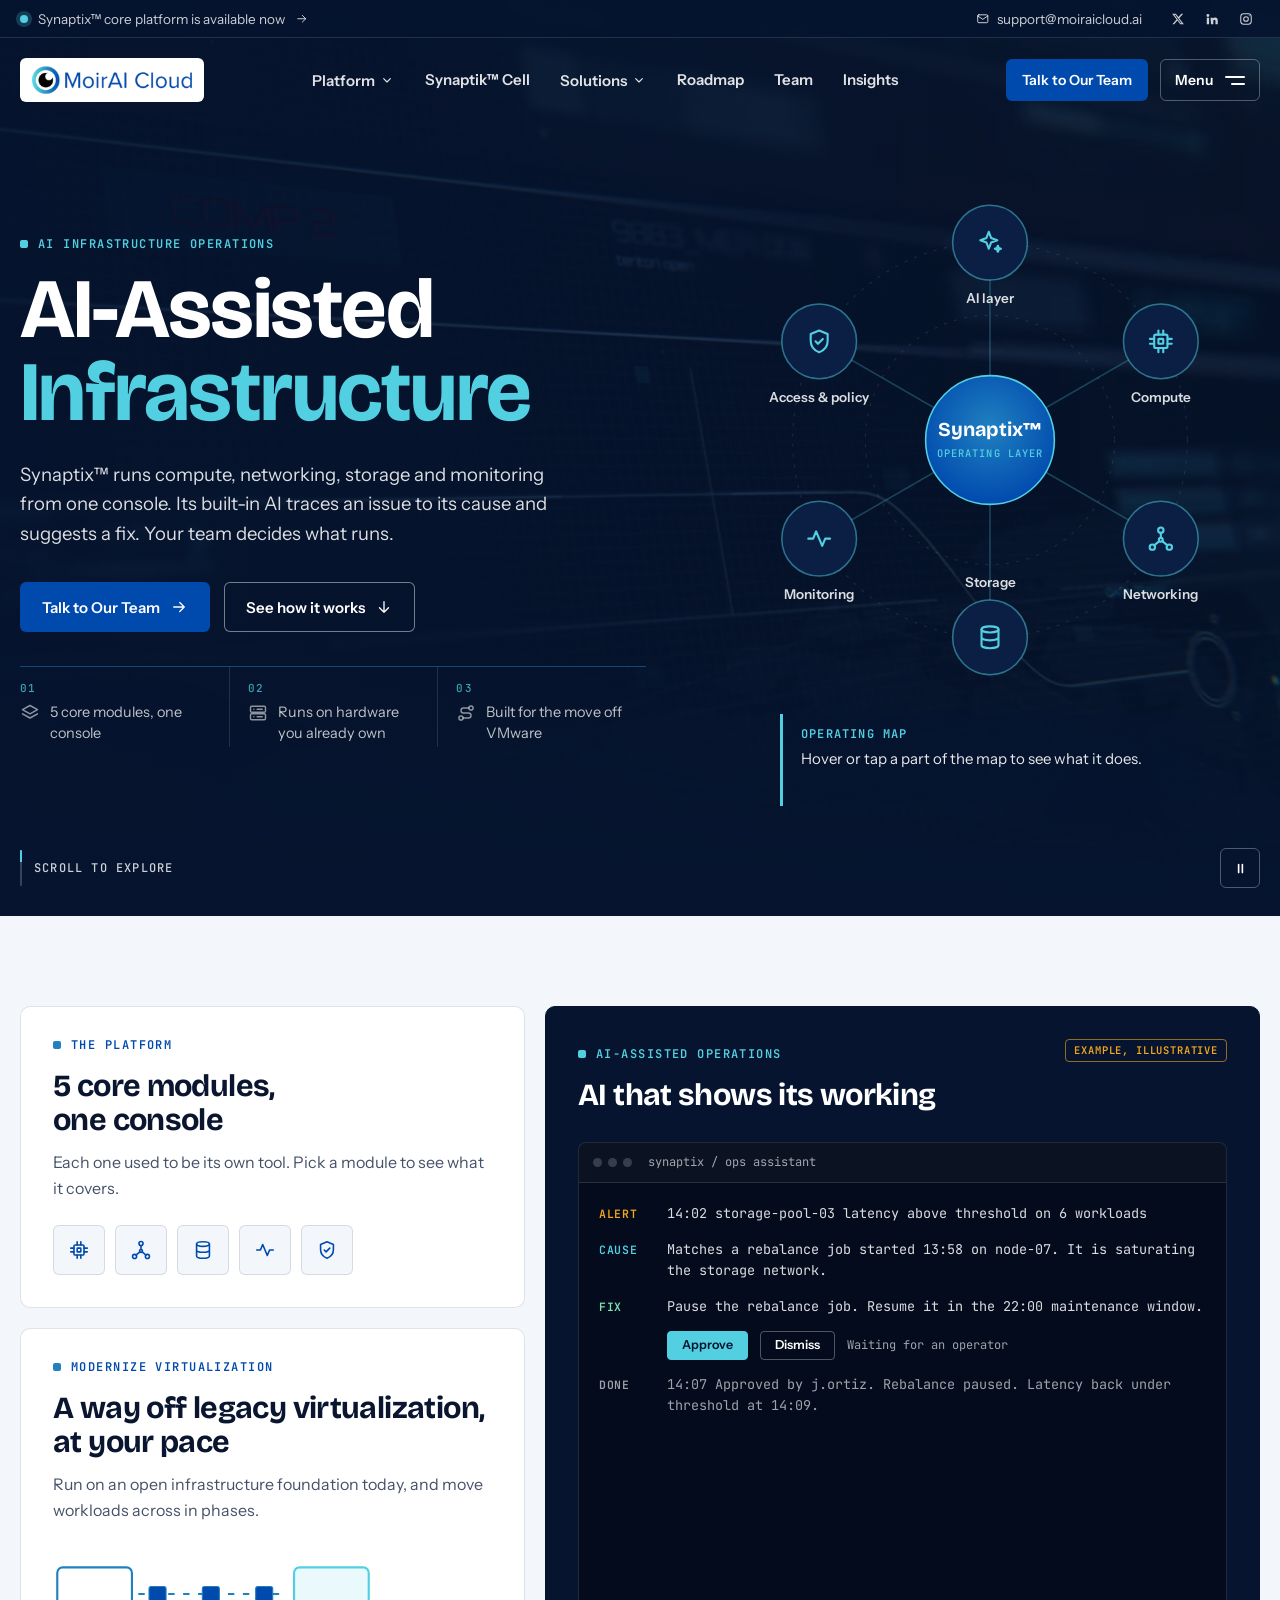
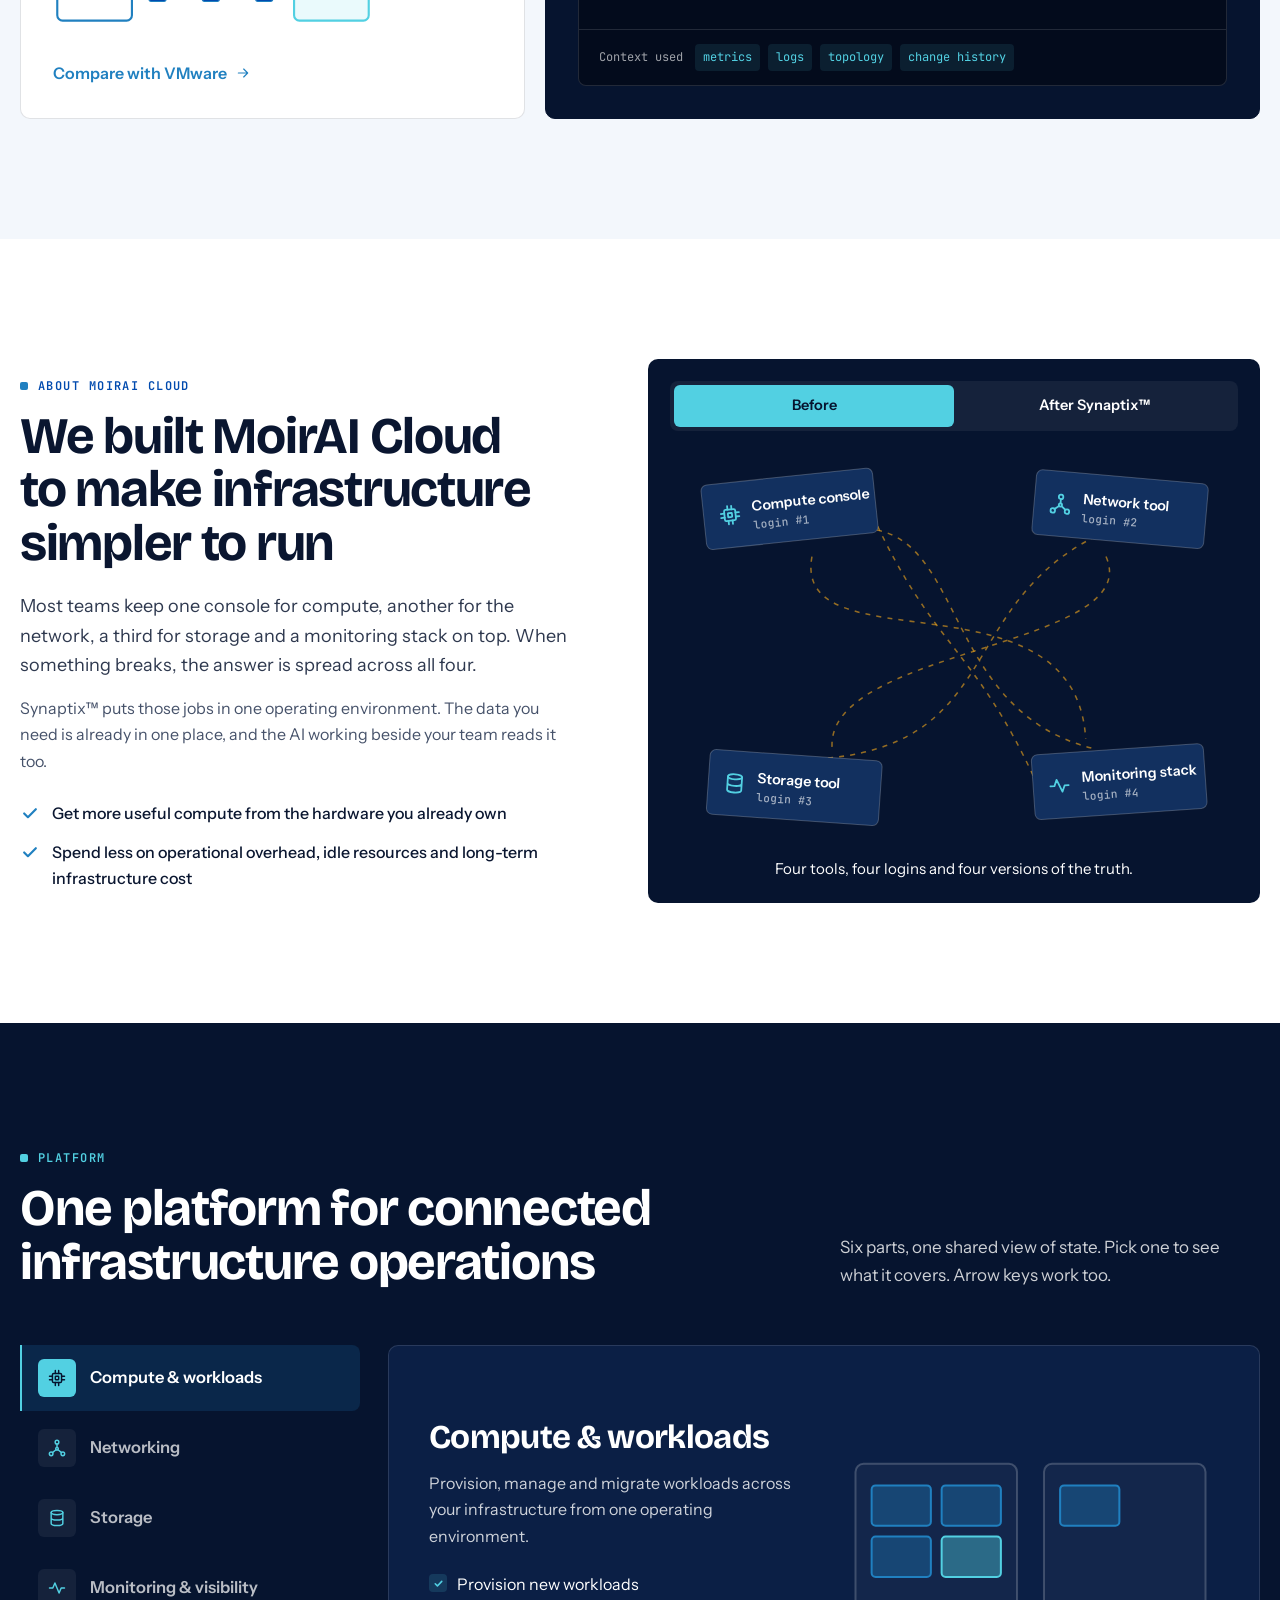
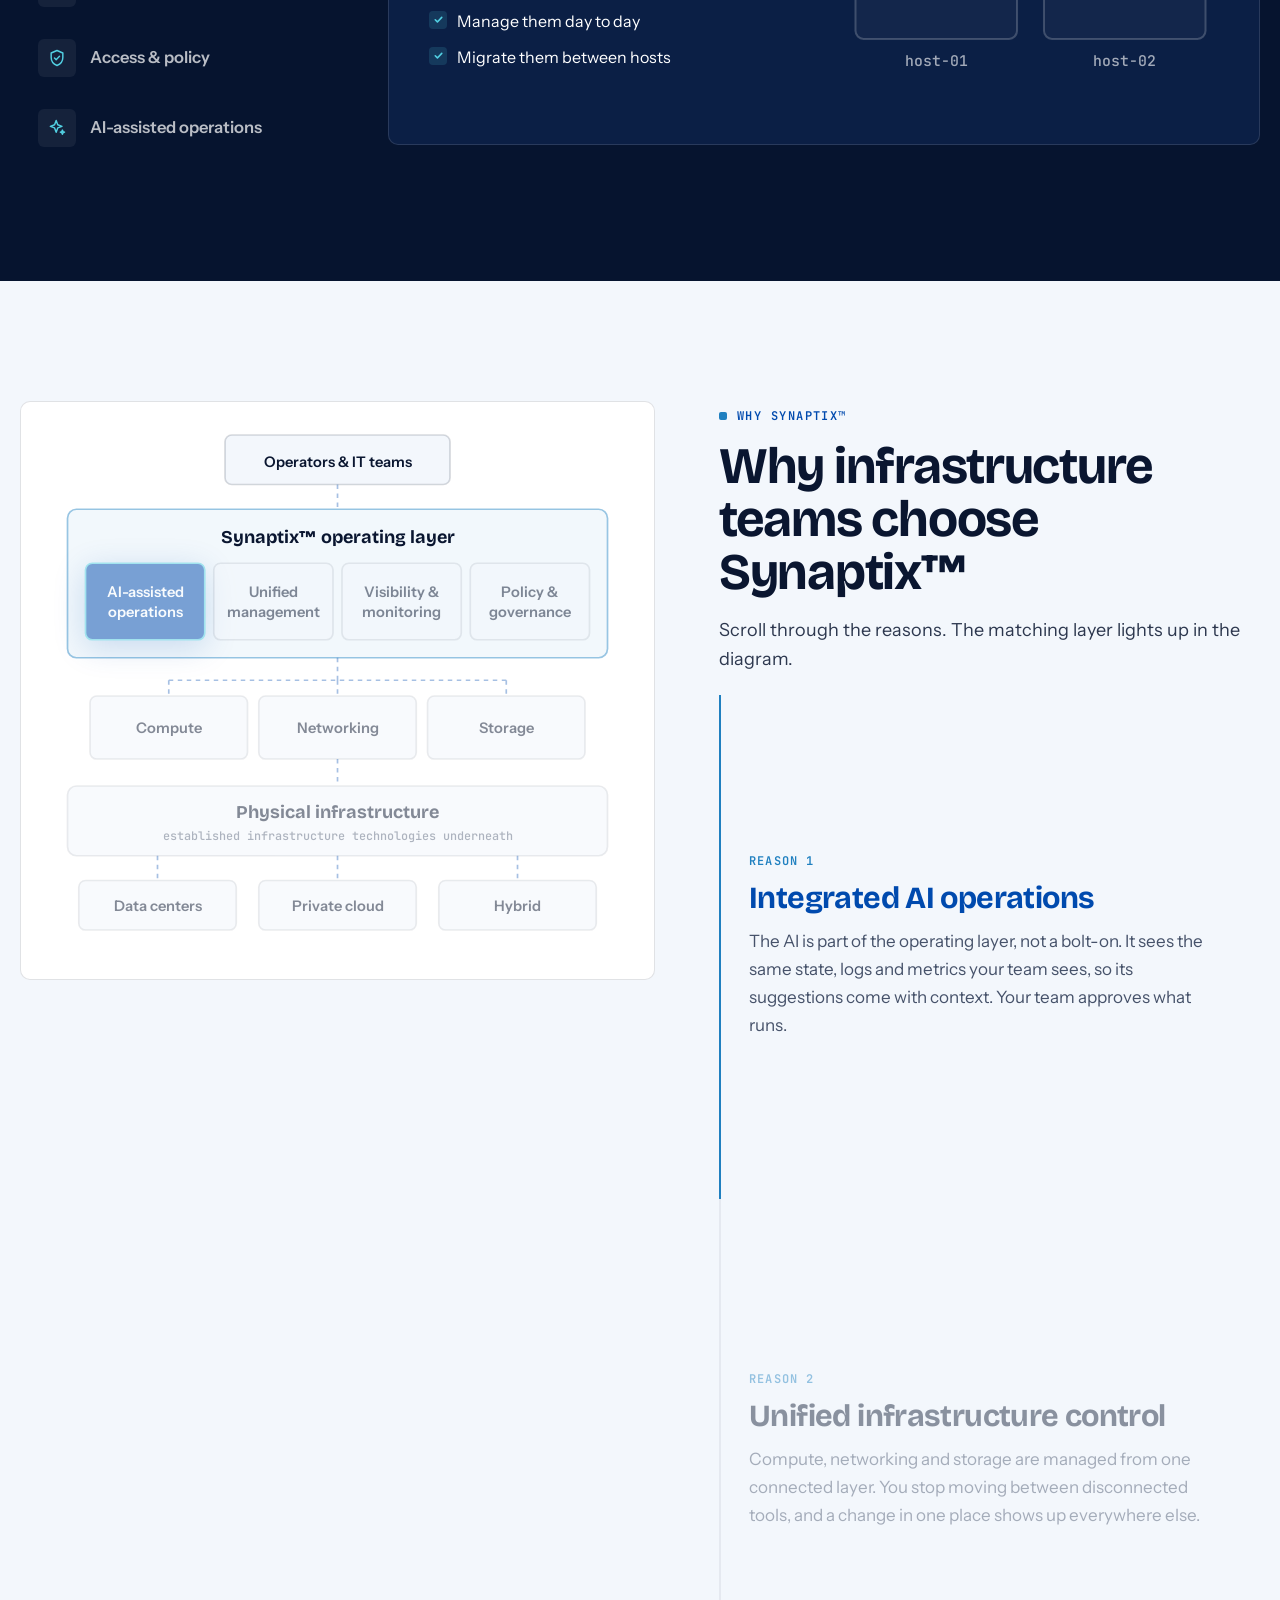
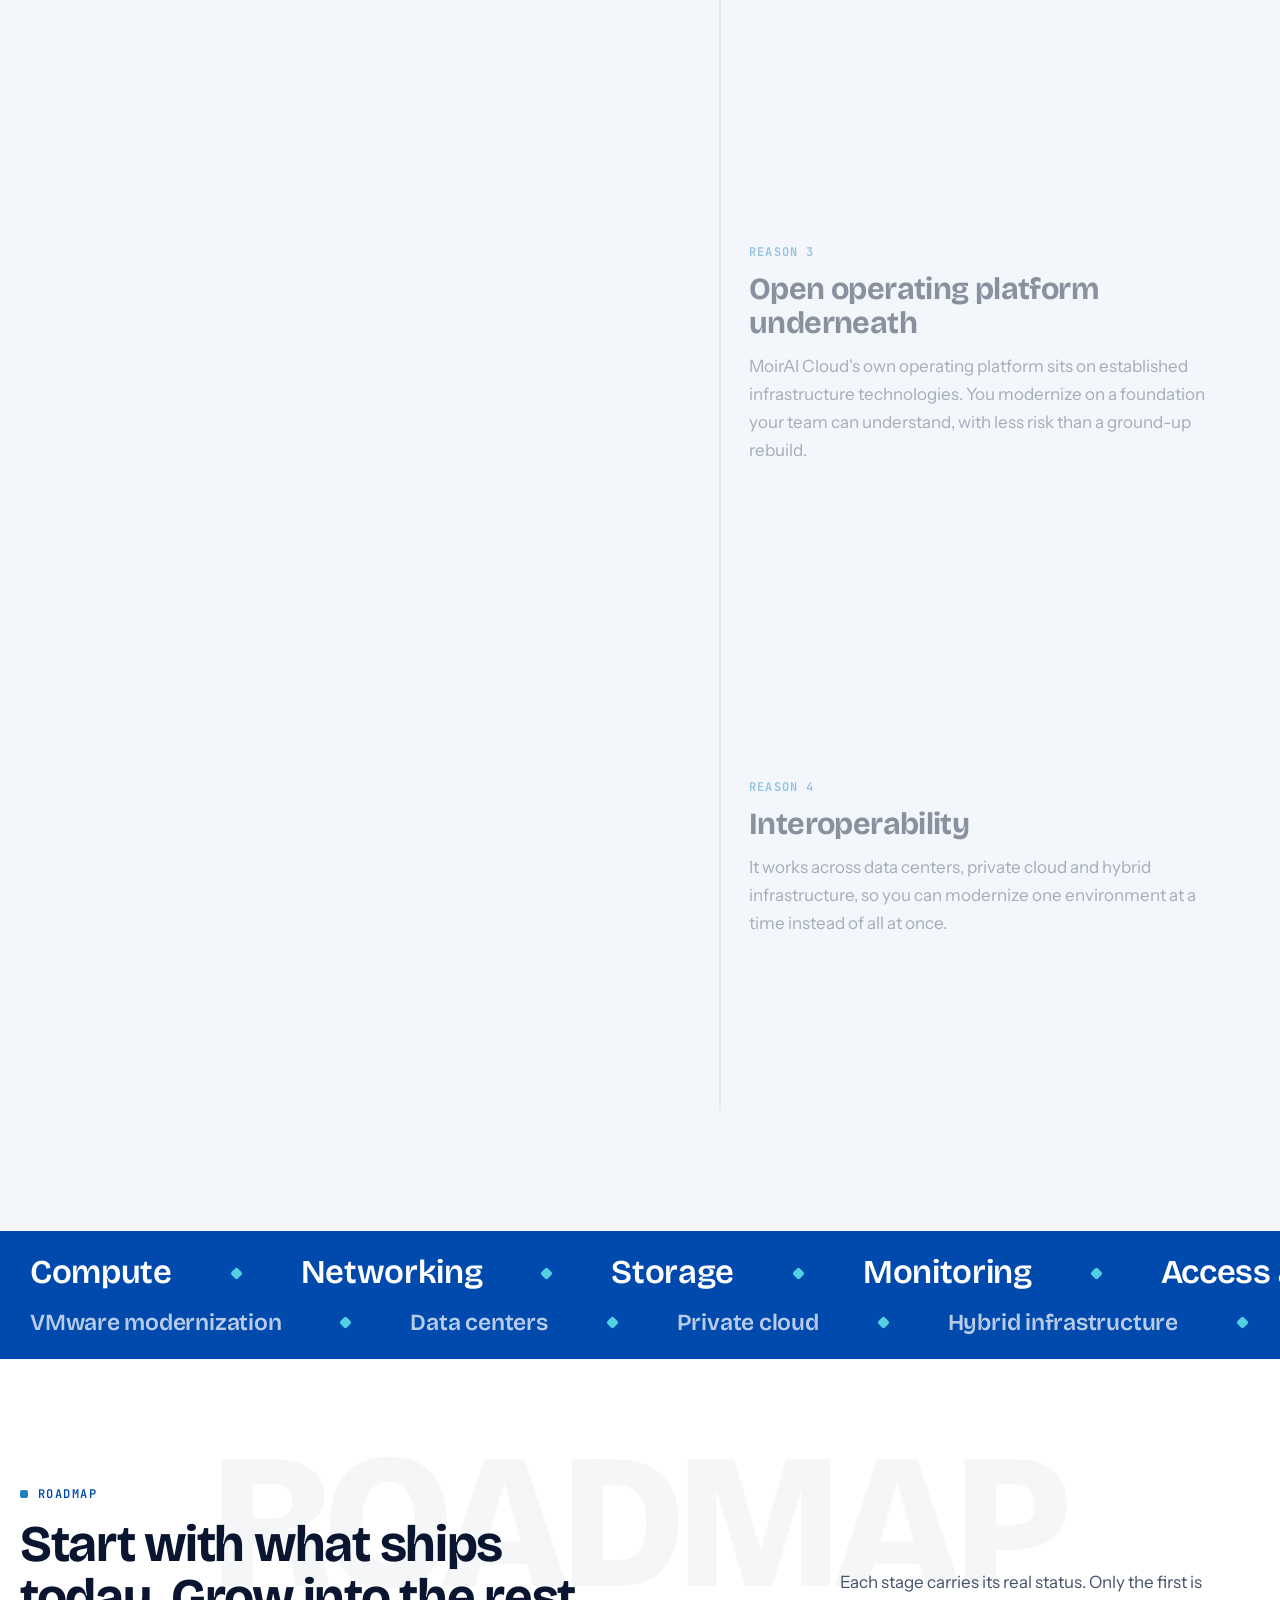
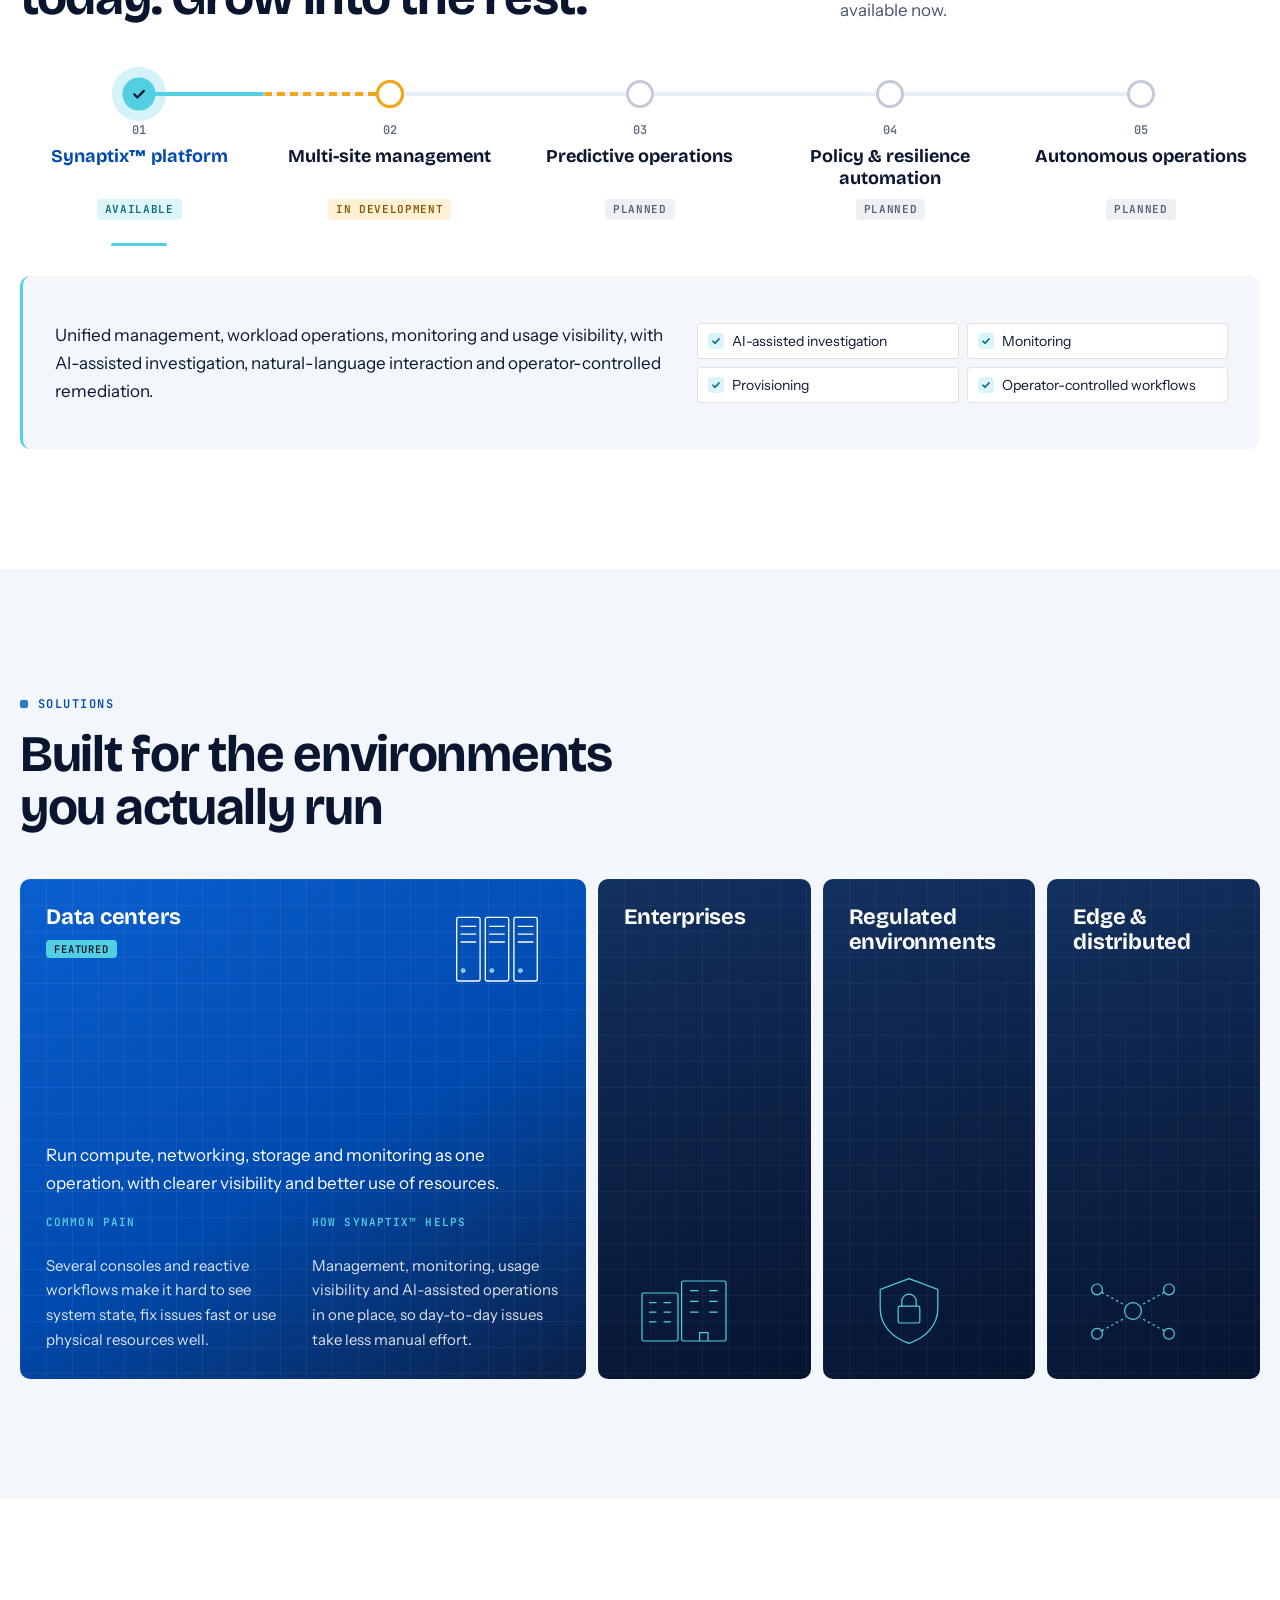
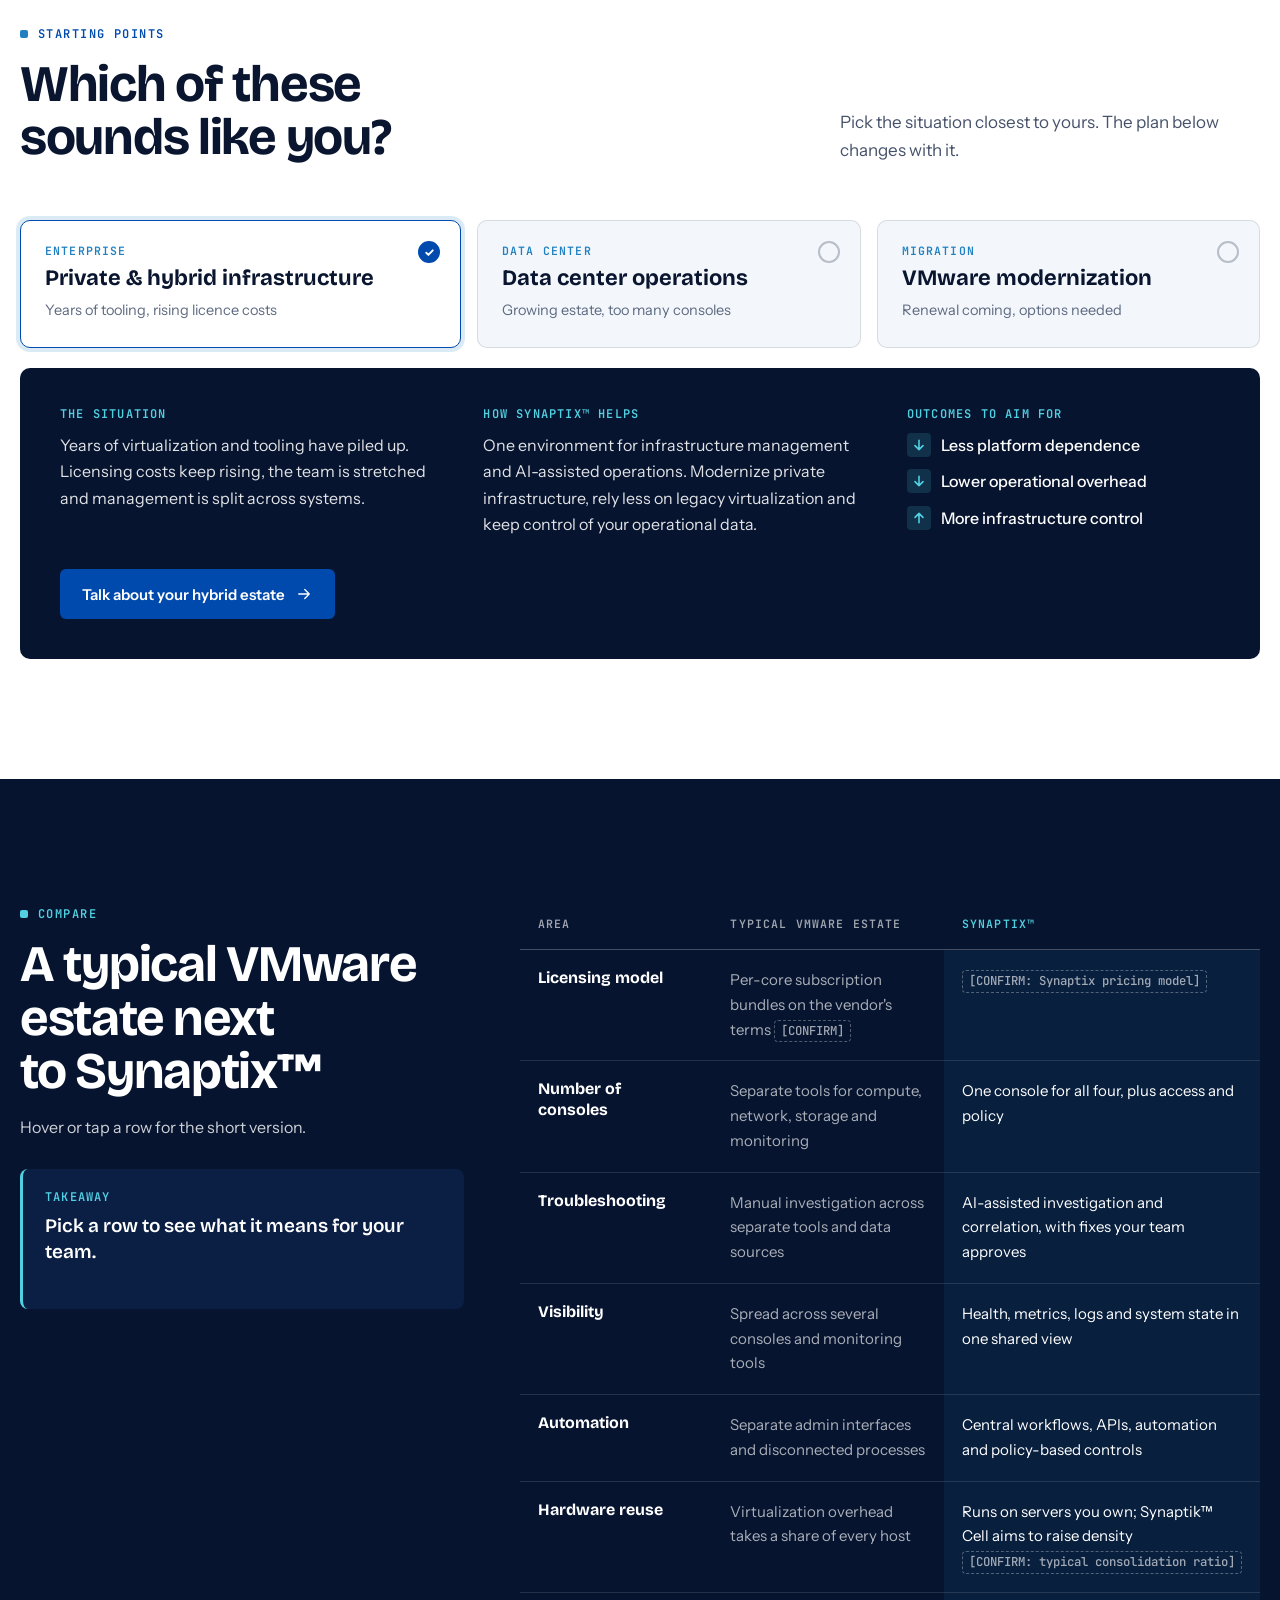
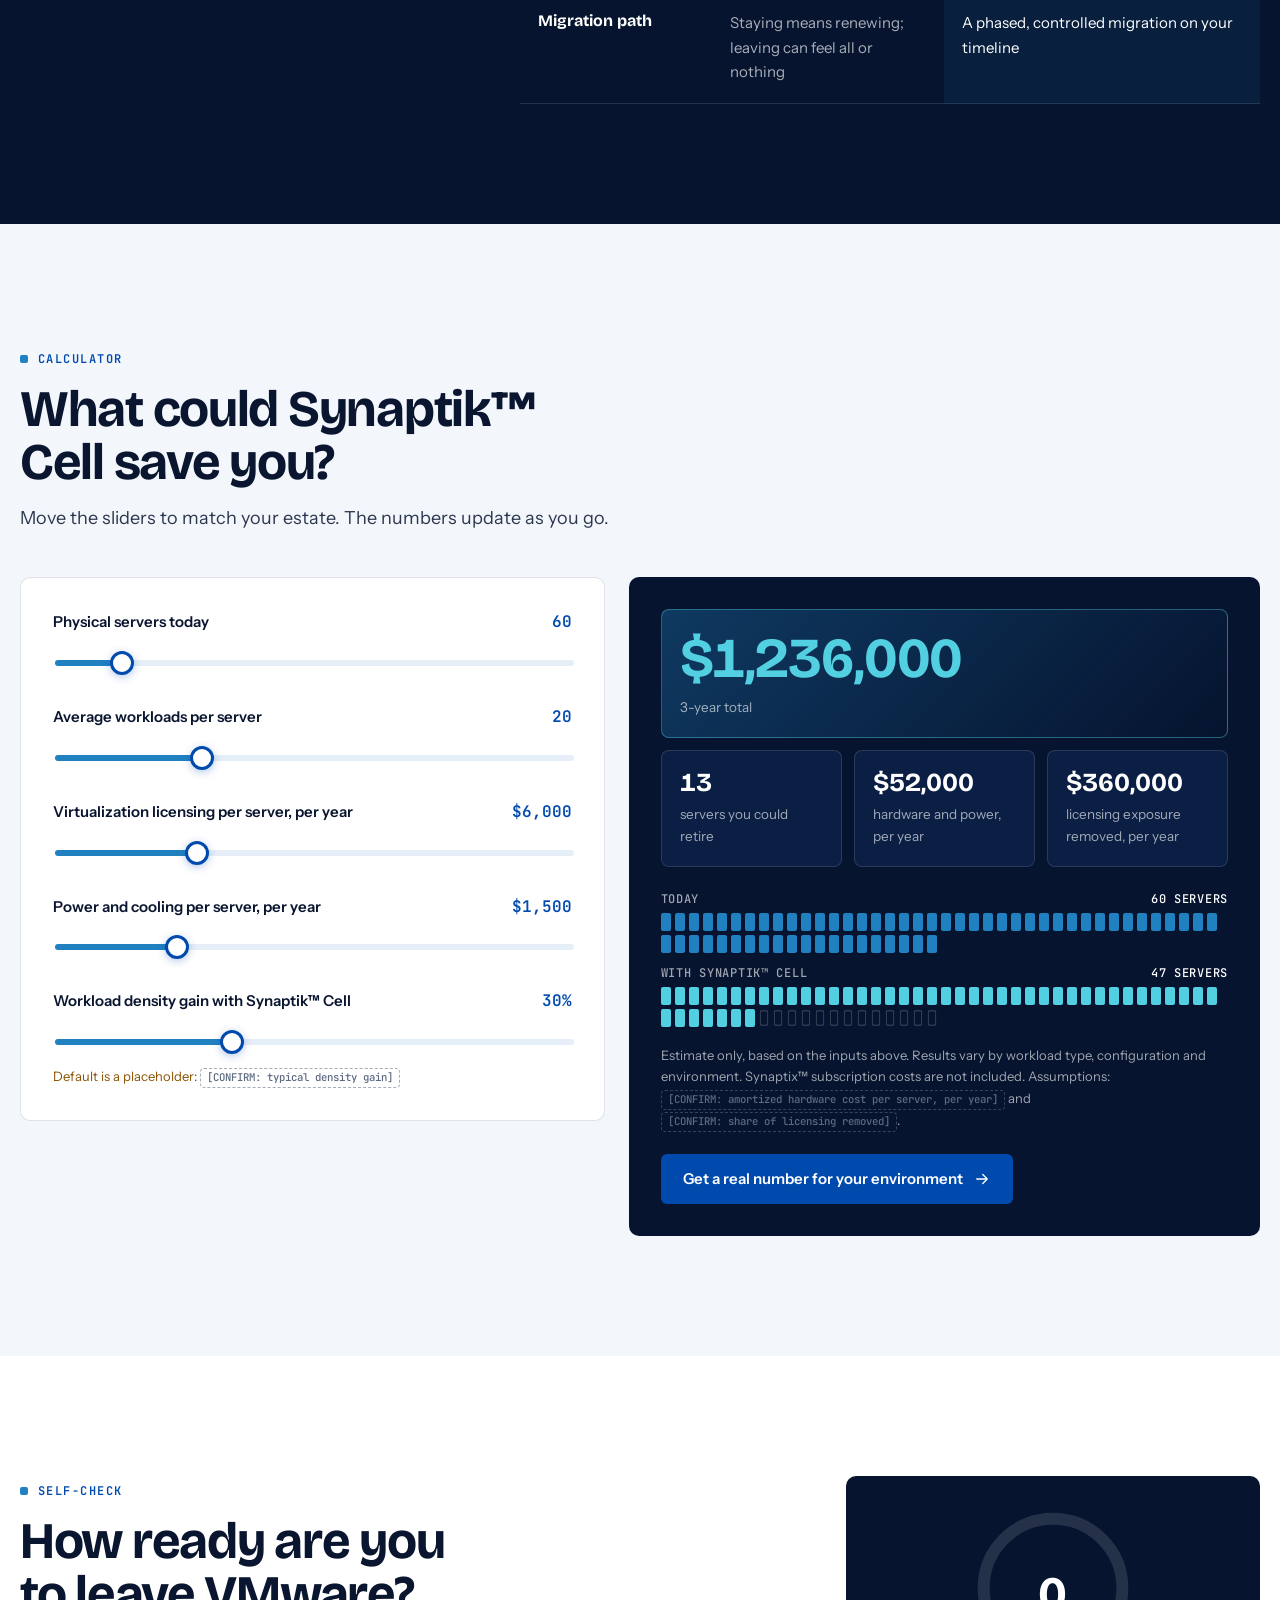
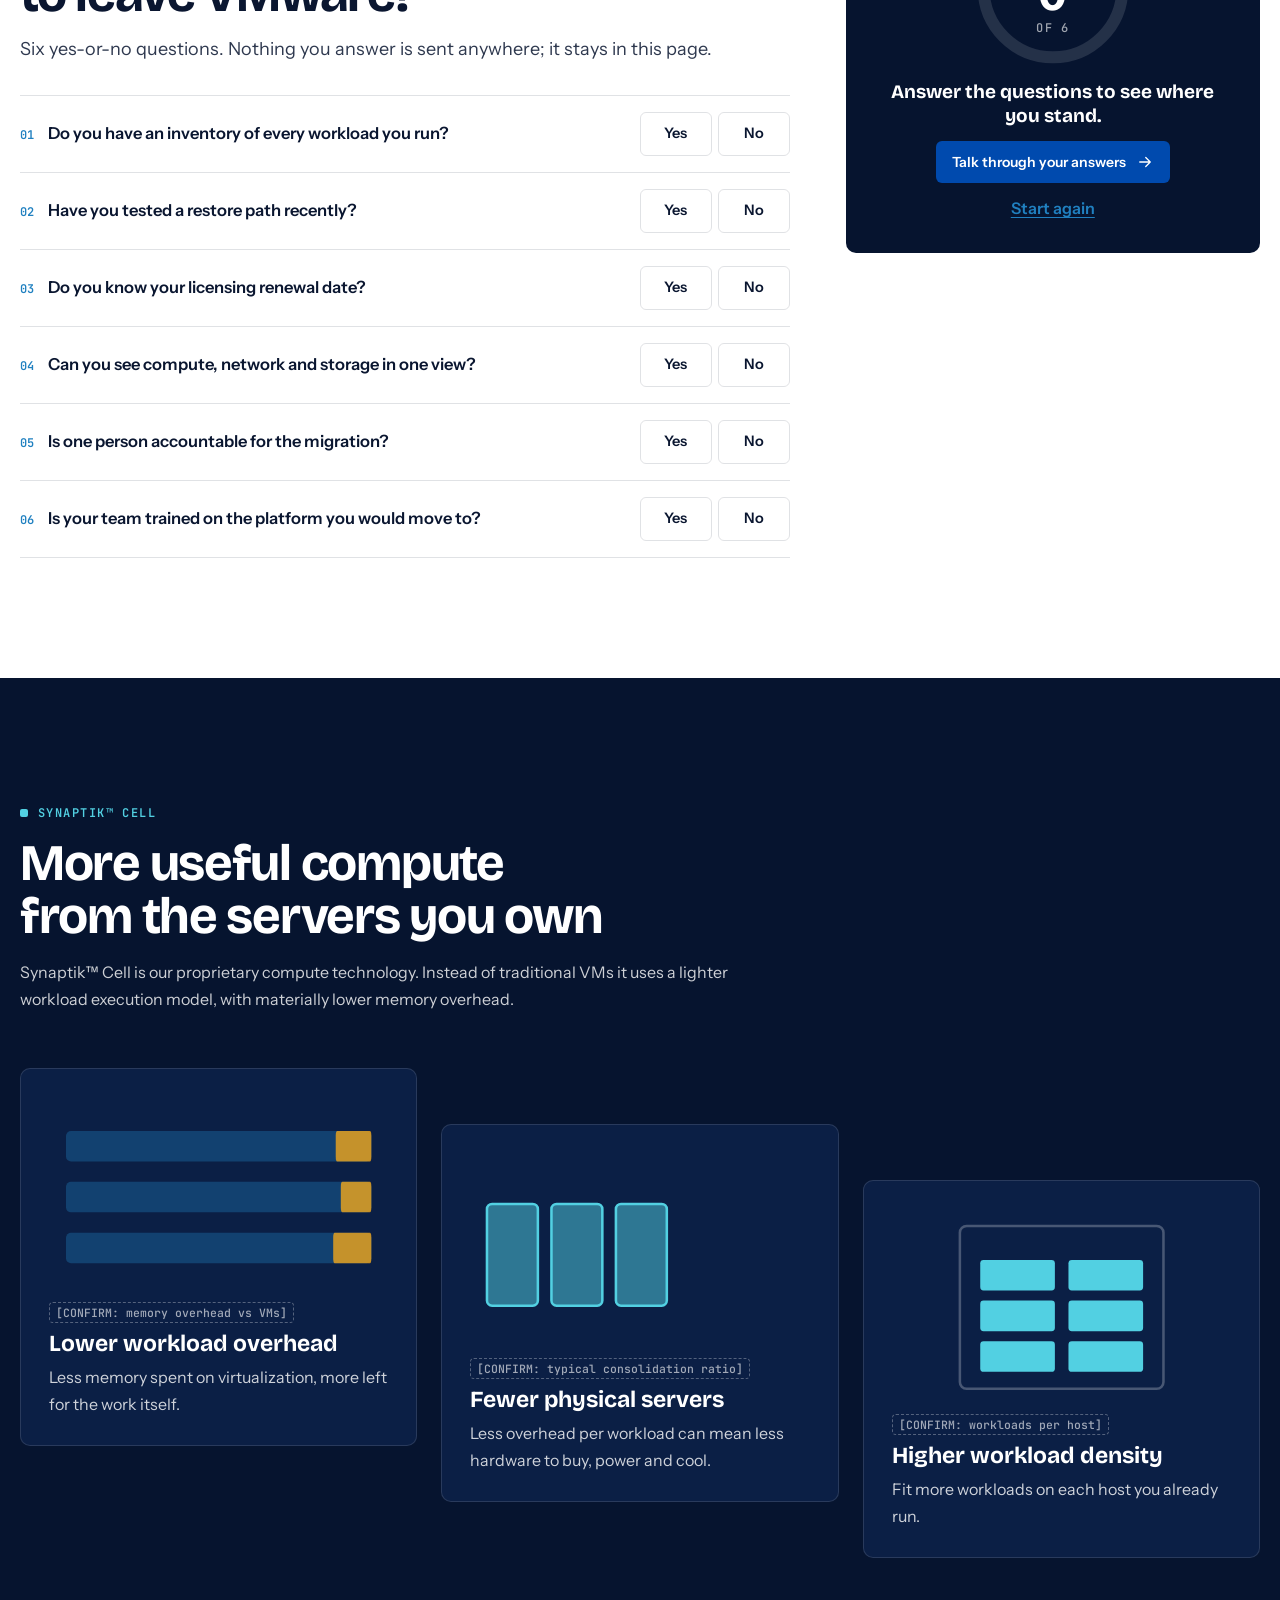
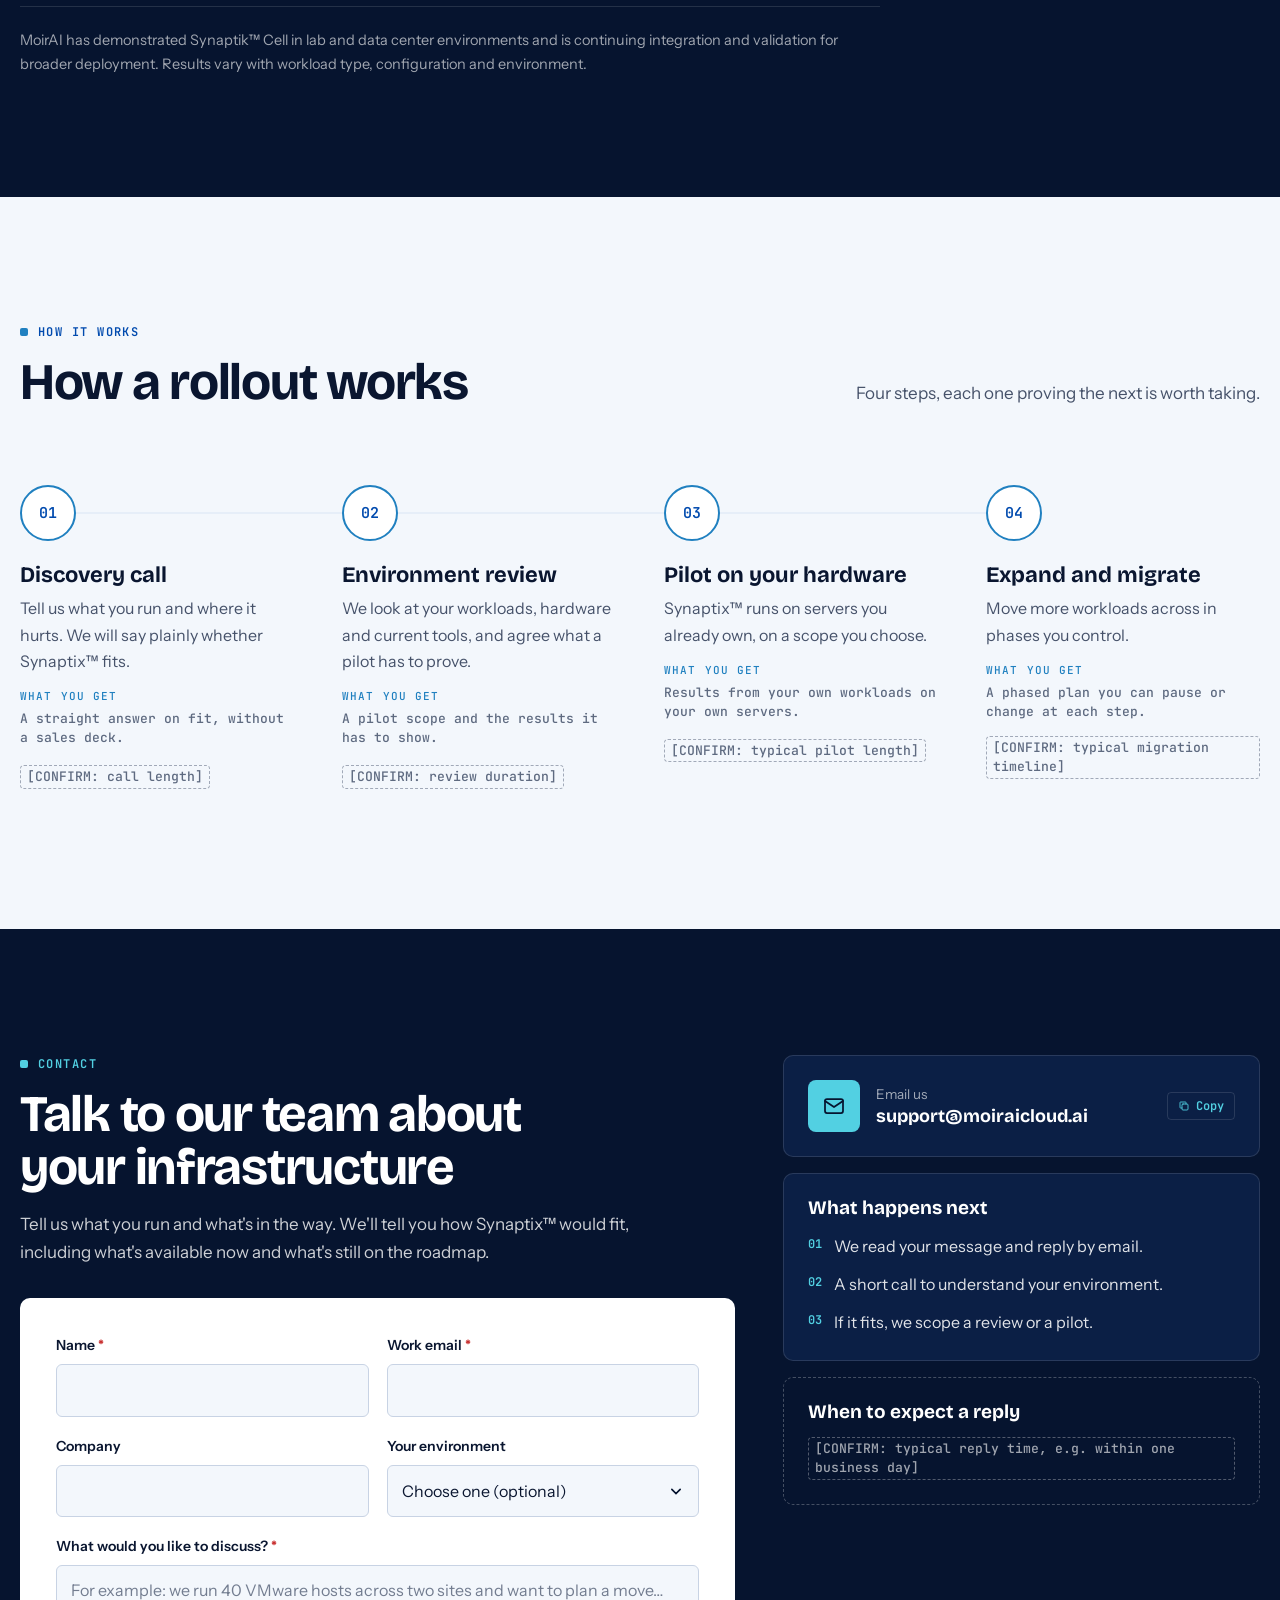
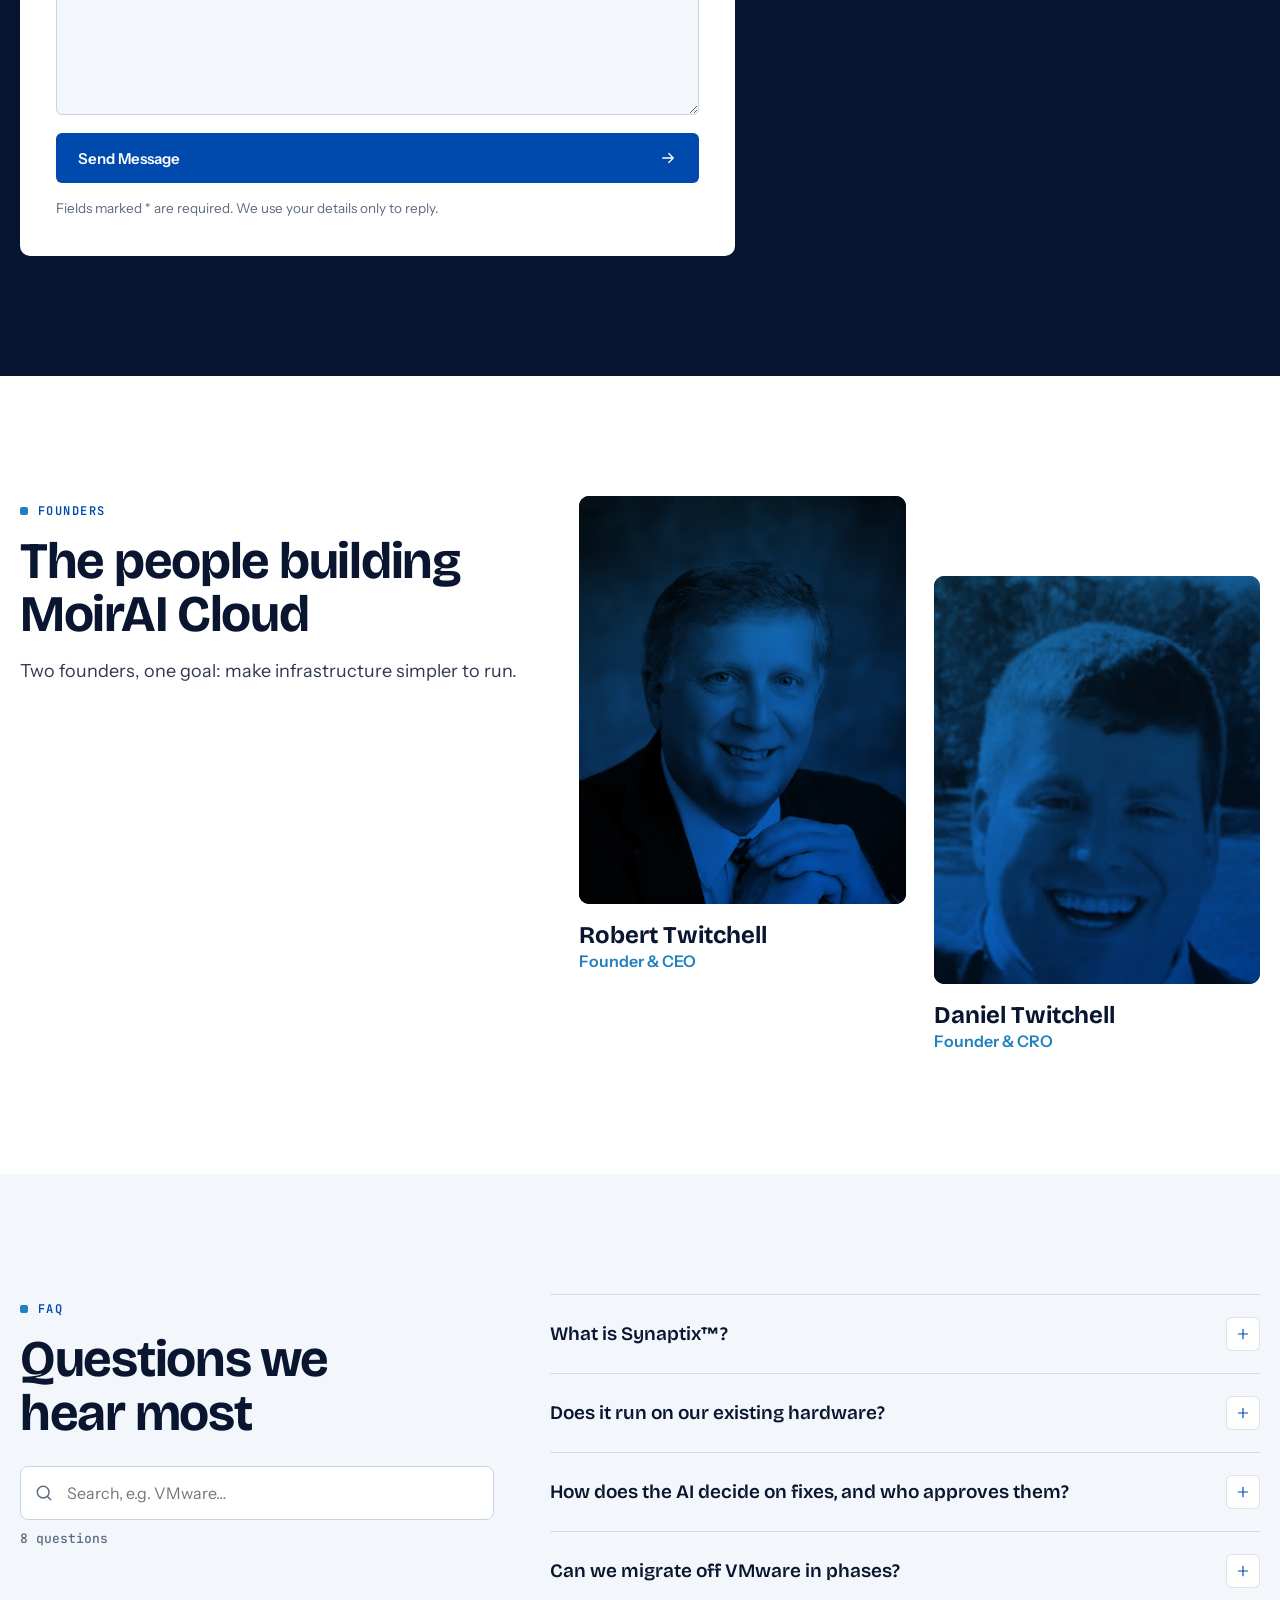
<file: index.html>
<!doctype html>
<html lang="en">
<head>
<meta charset="utf-8">
<meta name="viewport" content="width=device-width, initial-scale=1, viewport-fit=cover">
<title>MoirAI Cloud | Synaptix™, the AI Infrastructure Operating Platform</title>
<meta name="description" content="Synaptix™ by MoirAI Cloud brings compute, networking, storage and monitoring into one console, with integrated AI that helps operators investigate issues and decide what to do next.">
<meta name="theme-color" content="#05173f">
<meta property="og:type" content="website">
<meta property="og:site_name" content="MoirAI Cloud">
<meta property="og:title" content="MoirAI Cloud | AI infrastructure operations with Synaptix™">
<meta property="og:description" content="One console for compute, networking, storage and monitoring, with integrated AI and operator control.">
<meta property="og:image" content="assets/images/og-image.jpg">
<meta property="og:image:width" content="1200">
<meta property="og:image:height" content="630">
<meta name="twitter:card" content="summary_large_image">
<meta name="twitter:site" content="@MoirAICloud">
<link rel="icon" href="assets/images/favicon.ico" sizes="any">
<link rel="icon" type="image/png" sizes="32x32" href="assets/images/favicon-32x32.png">
<link rel="icon" type="image/png" sizes="16x16" href="assets/images/favicon-16x16.png">
<link rel="apple-touch-icon" sizes="180x180" href="assets/images/apple-touch-icon.png">
<link rel="manifest" href="site.webmanifest">
<link rel="preload" as="image" href="assets/images/hero-poster.webp" type="image/webp" fetchpriority="high">
<link rel="preconnect" href="https://fonts.googleapis.com">
<link rel="preconnect" href="https://fonts.gstatic.com" crossorigin>
<link rel="stylesheet" href="https://fonts.googleapis.com/css2?family=Bricolage+Grotesque:opsz,wght@12..96,500..800&family=Instrument+Sans:wght@400;500;600&family=JetBrains+Mono:wght@400;500;600&display=swap">
<script type="application/ld+json">{"@context":"https://schema.org","@type":"Organization","name":"MoirAI Cloud","url":"https://moiraicloud.ai/","email":"support@moiraicloud.ai","founder":[{"@type":"Person","name":"Robert Twitchell","jobTitle":"Founder & CEO"},{"@type":"Person","name":"Daniel Twitchell","jobTitle":"Founder & CRO"}],"sameAs":["https://x.com/MoirAICloud","https://www.instagram.com/moirai.cloud/","https://www.linkedin.com/company/moirai-cloud/about/"]}</script>
<style>:root{--blue:#004aae;--electric:#2080c0;--cyan:#52d0e2;--navy:#06142f;--navy-2:#0b1f45;--navy-3:#12305f;--white:#ffffff;--paper:#f3f7fc;--paper-2:#e6eef8;--ink:#0a1630;--body:#46526a;--muted:#5e6a80;--line:rgba(6,20,47,0.12);--line-d:rgba(255,255,255,0.12);--on-dark:rgba(255,255,255,0.8);--on-dark-2:rgba(255,255,255,0.62);--amber:#f2a71b;--amber-ink:#8a5300;--live-ink:#0b6a7a;--bad:#c62828;--ok:#11693f;--f-d:"Bricolage Grotesque",Georgia,serif;--f-b:"Instrument Sans",system-ui,sans-serif;--f-m:"JetBrains Mono",ui-monospace,monospace;--r-sm:4px;--r:8px;--r-lg:10px;--sec:120px;--hd:84px;--ease:cubic-bezier(0.22,1,0.36,1);--glow:0 0 0 1px var(--electric),0 22px 44px -22px rgba(0,74,174,0.45)}*,*::before,*::after{box-sizing:border-box}html{scroll-behavior:smooth;scroll-padding-top:80px;-webkit-text-size-adjust:100%}body{margin:0;font:400 16px/1.65 var(--f-b);color:var(--body);background:var(--paper);overflow-x:clip;-webkit-font-smoothing:antialiased}main>section,main>div,footer{overflow-x:clip}img,svg,video,canvas{display:block;max-width:100%}img{height:auto}a{color:inherit;text-decoration:none;touch-action:manipulation;-webkit-tap-highlight-color:rgba(32,128,192,0.2)}ul,ol{list-style:none;margin:0;padding:0}h1,h2,h3,p,figure,dl,dd,fieldset{margin:0}h1,h2,h3{font-family:var(--f-d);color:var(--ink);line-height:1.1;font-weight:700}button,input,select,textarea{font:inherit;color:inherit}button{cursor:pointer;background:none;border:0;padding:0;touch-action:manipulation;-webkit-tap-highlight-color:transparent}:focus-visible{outline:2px solid var(--electric);outline-offset:3px;border-radius:var(--r-sm)}.hero :focus-visible,.hd :focus-visible,.sec--navy :focus-visible,.ft :focus-visible,.ovl :focus-visible,.close__box :focus-visible,.mq :focus-visible{outline-color:var(--cyan)}.sprite{position:absolute;width:0;height:0;overflow:hidden}.sr{position:absolute !important;width:1px;height:1px;overflow:hidden;clip:rect(0 0 0 0);white-space:nowrap}.ic{width:1em;height:1em;flex-shrink:0;fill:none;stroke:currentColor;stroke-width:1.75;stroke-linecap:round;stroke-linejoin:round}.skip{position:absolute;left:16px;top:-60px;z-index:300;background:var(--blue);color:#fff;padding:10px 16px;border-radius:var(--r);font-weight:600;transition:top 0.2s}.skip:focus{top:12px}.wrap{width:min(1280px,100% - 40px);margin-inline:auto}.sec{padding:var(--sec) 0;position:relative}.sec--navy{background:var(--navy);color:var(--on-dark)}.sec--navy h2,.sec--navy h3{color:var(--white)}.confirm{display:inline-block;max-width:100%;padding:1px 6px;border:1px dashed rgba(94,106,128,0.55);border-radius:4px;background:none;color:var(--muted);font:500 0.82em/1.5 var(--f-m);letter-spacing:0;vertical-align:baseline}.hero .confirm,.sec--navy .confirm,.ft .confirm{color:var(--on-dark-2);border-color:rgba(255,255,255,0.3)}.label{display:inline-flex;align-items:center;gap:10px;margin-bottom:18px;font:600 12px/1 var(--f-m);letter-spacing:0.12em;text-transform:uppercase;color:var(--blue)}.label::before{content:"";width:8px;height:8px;background:var(--electric);border-radius:2px}.label--dark{color:var(--cyan)}.label--dark::before{background:var(--cyan)}.h2{font-size:clamp(32px,4vw,54px);letter-spacing:-0.025em;line-height:1.04;text-wrap:balance}.lead{font-size:18px;color:var(--ink);opacity:0.85}.sec--navy .lead{color:var(--white)}.head-split{display:grid;grid-template-columns:1.3fr 1fr;gap:40px;align-items:end;margin-bottom:56px}.head-split__p{font-size:17px;max-width:420px;justify-self:end}.link{color:var(--electric);font-weight:600;text-decoration:underline;text-underline-offset:3px}.sec--navy .link{color:var(--cyan)}.dot{width:8px;height:8px;border-radius:50%;background:var(--muted);display:inline-block}.dot--live{background:var(--cyan);box-shadow:0 0 0 4px rgba(82,208,226,0.22)}.btn{--bg:var(--blue);--fg:var(--white);--sw:var(--cyan);--sw-fg:var(--navy);position:relative;isolation:isolate;overflow:hidden;display:inline-flex;align-items:center;justify-content:center;gap:10px;min-height:50px;padding:0 22px;border-radius:6px;background:var(--bg);color:var(--fg);font:600 15px/1 var(--f-b);white-space:nowrap;transition:color 0.35s var(--ease),box-shadow 0.3s,transform 0.25s var(--ease)}.btn::before{content:"";position:absolute;inset:0;z-index:-1;background:var(--sw);transform:scaleX(0);transform-origin:right;transition:transform 0.45s var(--ease)}.btn:hover,.btn:focus-visible{color:var(--sw-fg)}.btn:hover::before,.btn:focus-visible::before{transform:scaleX(1);transform-origin:left}.btn .ic{font-size:18px;transition:transform 0.35s var(--ease)}.btn:hover .ic{transform:translateX(4px)}.btn--ghost{--bg:transparent;--sw:var(--white);box-shadow:inset 0 0 0 1px rgba(255,255,255,0.45)}.btn--sm{min-height:42px;padding:0 16px;font-size:14px}.btn--lg{min-height:58px;padding:0 28px;font-size:17px}.btn--block{display:flex;width:100%;justify-content:space-between}.btn:disabled{opacity:0.6;cursor:progress}.cursor{display:none}.has-cursor .cursor{display:grid;place-items:center;position:fixed;top:0;left:0;z-index:400;width:36px;height:36px;margin:-18px 0 0 -18px;border-radius:50%;border:1.5px solid var(--electric);pointer-events:none;will-change:transform;transition:background-color 0.25s,border-color 0.25s,opacity 0.2s,width 0.3s var(--ease),height 0.3s var(--ease),margin 0.3s var(--ease)}.has-cursor .cursor.is-hover{width:64px;height:64px;margin:-32px 0 0 -32px;background:rgba(32,128,192,0.18);border-color:var(--cyan)}.has-cursor .cursor.is-label{width:78px;height:78px;margin:-39px 0 0 -39px;background:rgba(0,74,174,0.88);border-color:var(--cyan)}.has-cursor .cursor.is-text,.has-cursor .cursor.is-gone{opacity:0}.cursor__label{font:600 11px/1 var(--f-m);letter-spacing:0.08em;text-transform:uppercase;color:var(--white);opacity:0;transition:opacity 0.2s}.cursor.is-label .cursor__label{opacity:1}.hd{position:fixed;inset:0 0 auto;z-index:100;color:var(--white)}.hd__top{height:38px;overflow:hidden;background:rgba(6,20,47,0.9);border-bottom:1px solid var(--line-d);font-size:13.5px;transition:height 0.35s var(--ease),opacity 0.3s}.hd.is-compact .hd__top{height:0;opacity:0}.hd__top-in{display:flex;justify-content:space-between;align-items:center;height:38px;gap:20px}.hd__news{display:inline-flex;align-items:center;gap:10px;color:var(--on-dark)}.hd__news .ic{transition:transform 0.3s var(--ease)}.hd__news:hover{color:var(--white)}.hd__news:hover .ic{transform:translateX(3px)}.hd__top-r{display:flex;align-items:center;gap:22px}.hd__mail{display:inline-flex;align-items:center;gap:8px;color:var(--on-dark)}.hd__mail:hover{color:var(--cyan)}.soc{display:flex;gap:6px}.soc a{display:grid;place-items:center;width:28px;height:28px;border-radius:6px;color:var(--on-dark);font-size:14px;transition:background-color 0.25s,color 0.25s}.soc a:hover{background:var(--electric);color:var(--white)}.soc--lg a{width:42px;height:42px;font-size:17px;background:rgba(255,255,255,0.07)}.hd__bar{position:relative;transition:background-color 0.35s,backdrop-filter 0.35s}.hd.is-compact .hd__bar{background:rgba(6,20,47,0.78);-webkit-backdrop-filter:blur(14px) saturate(1.4);backdrop-filter:blur(14px) saturate(1.4)}.hd__bar-in{display:flex;align-items:center;justify-content:space-between;gap:24px;height:var(--hd);transition:height 0.35s var(--ease)}.hd.is-compact .hd__bar-in{height:66px}.logo{display:inline-flex;align-items:center;padding:8px 12px;border-radius:6px;background:var(--white);flex-shrink:0}.logo img{height:28px;width:auto}.nav__list{display:flex;gap:6px}.nav__item{position:relative}.nav__link{position:relative;display:inline-flex;align-items:center;gap:4px;padding:10px 12px;font:600 15px/1 var(--f-b);color:rgba(255,255,255,0.88);border-radius:6px;transition:color 0.25s,background-color 0.25s}.nav__link::after{content:"";position:absolute;left:12px;right:12px;bottom:4px;height:2px;background:var(--cyan);transform:scaleX(0);transform-origin:left;transition:transform 0.35s var(--ease)}.nav__link:hover,.nav__link.is-current,.nav__item.is-open>.nav__link{color:var(--white)}.nav__link:hover::after,.nav__link.is-current::after{transform:scaleX(1)}.nav__link .ic{font-size:16px;transition:transform 0.3s var(--ease)}.nav__item.is-open>.nav__link .ic{transform:rotate(180deg)}.mega{position:absolute;top:calc(100% + 14px);left:50%;width:600px;padding:14px;background:var(--navy-2);border:1px solid var(--line-d);border-radius:var(--r-lg);box-shadow:0 30px 60px -20px rgba(0,0,0,0.6);opacity:0;visibility:hidden;transform:translate(-50%,8px);transition:opacity 0.25s,transform 0.3s var(--ease),visibility 0.25s}.mega::before{content:"";position:absolute;left:0;right:0;top:-16px;height:16px}.nav__item.is-open .mega{opacity:1;visibility:visible;transform:translate(-50%,0)}.mega__grid{display:grid;grid-template-columns:1fr 1fr;gap:4px}.mega a{display:flex;gap:14px;padding:14px;border-radius:var(--r);transition:background-color 0.25s}.mega a>.ic{box-sizing:content-box;padding:9px;font-size:20px;border-radius:6px;background:rgba(82,208,226,0.1);color:var(--cyan);transition:background-color 0.25s,color 0.25s,transform 0.35s var(--ease)}.mega a:hover,.mega a:focus-visible{background:rgba(255,255,255,0.06)}.mega a:hover>.ic{background:var(--cyan);color:var(--navy);transform:rotate(-8deg)}.mega strong{display:block;font:600 15px/1.3 var(--f-b);color:var(--white);margin-bottom:3px}.mega span span,.mega a>span{font-size:13.5px;line-height:1.45;color:var(--on-dark-2)}.hd__acts{display:flex;align-items:center;gap:12px}.menu-btn{display:inline-flex;align-items:center;gap:12px;height:42px;padding:0 14px;border-radius:6px;border:1px solid rgba(255,255,255,0.3);color:var(--white);font:600 14px/1 var(--f-b);transition:background-color 0.25s,border-color 0.25s}.menu-btn:hover{background:rgba(255,255,255,0.08);border-color:var(--cyan)}.menu-btn__lines{display:grid;gap:5px;width:20px}.menu-btn__lines i{height:2px;background:currentColor;border-radius:2px;transition:transform 0.3s var(--ease)}.menu-btn__lines i:last-child{width:70%;justify-self:end}.menu-btn:hover .menu-btn__lines i:last-child{transform:scaleX(1.43);transform-origin:right}.hd__progress{position:absolute;left:0;right:0;bottom:0;height:2px;opacity:0;transition:opacity 0.3s}.hd.is-compact .hd__progress{opacity:1}.hd.no-anim,.hd.no-anim *{transition:none !important}main:focus{outline:none}.hd__progress span{display:block;height:100%;background:var(--cyan);transform:scaleX(var(--p,0));transform-origin:left}.ovl{position:fixed;inset:0;z-index:200;background:var(--navy);color:var(--white);overflow-y:auto;overscroll-behavior:contain;opacity:0;transition:opacity 0.35s}.ovl[hidden]{display:none}.ovl.is-open{opacity:1}.ovl::before{content:"";position:fixed;inset:0;pointer-events:none;background:linear-gradient(rgba(255,255,255,0.03) 1px,transparent 1px) 0 0 / 48px 48px,linear-gradient(90deg,rgba(255,255,255,0.03) 1px,transparent 1px) 0 0 / 48px 48px}.ovl__in{position:relative;display:grid;grid-template-columns:1.6fr 1fr;grid-template-rows:auto 1fr;gap:24px 64px;min-height:100%;padding:22px 0 48px}.ovl__top{grid-column:1 / -1;display:flex;justify-content:space-between;align-items:center}.ovl__logo{height:44px;width:auto;padding:8px 12px;background:var(--white);border-radius:6px}.ovl__close{display:grid;place-items:center;width:48px;height:48px;border-radius:6px;border:1px solid rgba(255,255,255,0.3);font-size:22px;transition:background-color 0.25s,color 0.25s,transform 0.35s var(--ease)}.ovl__close:hover{background:var(--cyan);color:var(--navy);transform:rotate(90deg)}.ovl__nav ol{columns:2;column-gap:40px}.ovl__nav li{break-inside:avoid;opacity:0;transform:translateY(14px);transition:opacity 0.4s var(--ease),transform 0.5s var(--ease);transition-delay:calc(var(--i,0) * 30ms)}.ovl.is-open .ovl__nav li{opacity:1;transform:none}.ovl__nav a{display:flex;align-items:baseline;gap:16px;padding:11px 0;border-bottom:1px solid var(--line-d);font:600 clamp(22px,2.4vw,32px)/1.15 var(--f-d);letter-spacing:-0.015em;transition:color 0.25s,padding 0.35s var(--ease)}.ovl__nav a span{font:500 13px/1 var(--f-m);color:var(--cyan);min-width:22px}.ovl__nav a:hover{color:var(--cyan);padding-left:10px}.ovl__side{display:flex;flex-direction:column;align-items:flex-start;gap:18px;padding-top:12px}.ovl__k{font:600 12px/1 var(--f-m);letter-spacing:0.12em;text-transform:uppercase;color:var(--cyan)}.ovl__mail{font:600 clamp(20px,2vw,26px)/1.2 var(--f-d);overflow-wrap:anywhere}.ovl__mail:hover{color:var(--cyan)}.hero{position:relative;isolation:isolate;background:var(--navy);color:var(--white);min-height:min(max(760px,100svh),960px);padding:calc(38px + var(--hd) + 48px) 0 110px;display:flex;flex-direction:column;justify-content:center}.hero__video{position:absolute;inset:0;width:100%;height:100%;object-fit:cover;z-index:-2}.hero__shade{position:absolute;inset:0;z-index:-1;background:linear-gradient(90deg,rgba(6,20,47,0.95) 0%,rgba(6,20,47,0.86) 45%,rgba(6,20,47,0.66) 100%),linear-gradient(0deg,var(--navy) 0%,rgba(6,20,47,0) 30%)}.hero__grid{display:grid;grid-template-columns:1.05fr 0.95fr;gap:48px;align-items:center}.hero__title{font-size:clamp(46px,6.6vw,96px);line-height:0.98;letter-spacing:-0.018em;color:var(--white);margin-bottom:26px}.hero__title span{display:block;color:var(--cyan)}.hero__sub{max-width:540px;font-size:18.5px;line-height:1.6;color:rgba(255,255,255,0.86)}.hero__ctas{display:flex;flex-wrap:wrap;gap:14px;margin:34px 0 34px}.proof{display:grid;grid-template-columns:repeat(3,minmax(0,1fr));max-width:640px;border-top:1px solid rgba(32,128,192,0.5)}.proof li{position:relative;display:flex;flex-direction:column;gap:8px;padding:16px 18px 4px}.proof li:first-child{padding-left:0}.proof li + li{border-left:1px solid var(--line-d)}.proof li::before{content:"";position:absolute;left:0;right:0;top:-1px;height:2px;background:var(--cyan);box-shadow:0 0 10px rgba(82,208,226,0.7);transform:scaleX(0);transform-origin:left;transition:transform 0.45s var(--ease)}.proof__n{font:500 11px/1 var(--f-m);letter-spacing:0.12em;color:rgba(82,208,226,0.75)}.proof__row{display:flex;align-items:flex-start;gap:10px;font-size:14.5px;line-height:1.4;color:rgba(255,255,255,0.74);transition:color 0.3s}.proof .ic{flex-shrink:0;margin-top:1px;font-size:20px;color:rgba(255,255,255,0.55);transition:color 0.3s,filter 0.3s,transform 0.35s var(--ease)}.proof li:hover::before{transform:scaleX(1)}.proof li:hover .ic{color:var(--cyan);filter:drop-shadow(0 0 6px rgba(82,208,226,0.9));transform:translateY(-2px)}.proof li:hover .proof__row{color:var(--white)}.js .hero__copy>.proof{opacity:1;transform:none;animation:none}.js .proof li{opacity:0;transform:translateY(14px);animation:rise 0.8s var(--ease) forwards}.js .proof li:nth-child(1){animation-delay:0.45s}.js .proof li:nth-child(2){animation-delay:0.57s}.js .proof li:nth-child(3){animation-delay:0.69s}@media (max-width:640px){.proof{grid-template-columns:1fr}.proof li,.proof li:first-child{flex-direction:row;align-items:baseline;gap:14px;padding:14px 0}.proof li + li{border-left:0;border-top:1px solid var(--line-d)}}.js .hero__copy>*{opacity:0;transform:translateY(22px);animation:rise 0.9s var(--ease) forwards}.js .hero__copy>:nth-child(2){animation-delay:0.08s}.js .hero__copy>:nth-child(3){animation-delay:0.16s}.js .hero__copy>:nth-child(4){animation-delay:0.24s}.js .hero__copy>:nth-child(5){animation-delay:0.32s}.js .map{opacity:0;animation:fade 1.2s 0.3s var(--ease) forwards}@keyframes rise{to{opacity:1;transform:none}}@keyframes fade{to{opacity:1}}.map{position:relative;max-width:540px;justify-self:end;width:100%}.map__svg{width:100%;height:auto;overflow:visible}.map__ring circle{stroke:rgba(255,255,255,0.1);stroke-dasharray:3 7}.map__lines path{stroke:rgba(82,208,226,0.28);stroke-width:1.5;transition:stroke 0.3s,stroke-width 0.3s}.map__lines path.is-on{stroke:var(--cyan);stroke-width:3;filter:drop-shadow(0 0 6px rgba(82,208,226,0.8))}.map__pulses path{stroke:var(--cyan);stroke-width:3;stroke-linecap:round;stroke-dasharray:8 420;stroke-dashoffset:8;animation:pulse 4.8s linear infinite;opacity:0.85}.map__pulses path:nth-child(2){animation-delay:-0.8s}.map__pulses path:nth-child(3){animation-delay:-1.6s}.map__pulses path:nth-child(4){animation-delay:-2.4s}.map__pulses path:nth-child(5){animation-delay:-3.2s}.map__pulses path:nth-child(6){animation-delay:-4s}@keyframes pulse{to{stroke-dashoffset:-200}}.map__core text{fill:var(--white);font:700 19px var(--f-d)}.map__core .map__core-sub{fill:var(--cyan);font:500 10px var(--f-m);letter-spacing:0.1em;text-transform:uppercase}.map__halo{fill:none;stroke:var(--cyan);stroke-width:1.5;transform-box:fill-box;transform-origin:center;animation:halo 3.2s ease-out infinite}@keyframes halo{from{transform:scale(1);opacity:0.7}to{transform:scale(1.45);opacity:0}}.map__node{cursor:pointer;outline:none}.map__node circle{fill:var(--navy-2);stroke:rgba(82,208,226,0.5);stroke-width:1.5;transform-box:fill-box;transform-origin:center;transition:fill 0.3s,stroke 0.3s,transform 0.35s var(--ease)}.map__node use{stroke:var(--cyan);fill:none;stroke-width:1.75;stroke-linecap:round;stroke-linejoin:round;transition:stroke 0.3s}.map__node text{fill:rgba(255,255,255,0.86);font:600 13px var(--f-b)}.map__node:hover circle,.map__node.is-on circle{fill:var(--electric);stroke:var(--cyan);transform:scale(1.1)}.map__node:hover use,.map__node.is-on use{stroke:var(--white)}.map__node:focus-visible circle{stroke:var(--white);stroke-width:3}.map__panel{margin:4px auto 0;max-width:420px;min-height:92px;padding:14px 18px;border-left:3px solid var(--cyan);border-radius:0 var(--r) var(--r) 0;background:rgba(6,20,47,0.7);-webkit-backdrop-filter:blur(8px);backdrop-filter:blur(8px)}.map__k{font:600 12px/1 var(--f-m);letter-spacing:0.1em;text-transform:uppercase;color:var(--cyan);margin-bottom:8px}.map__t{font-size:15px;line-height:1.5;color:rgba(255,255,255,0.9)}.hero__foot{position:absolute;left:0;right:0;bottom:28px;display:flex;justify-content:space-between;align-items:center}.cue{display:inline-flex;align-items:center;gap:12px;font:500 12px/1 var(--f-m);letter-spacing:0.1em;text-transform:uppercase;color:var(--on-dark)}.cue:hover{color:var(--cyan)}.cue__track{position:relative;width:2px;height:36px;background:rgba(255,255,255,0.2);border-radius:2px;overflow:hidden}.cue__track i{position:absolute;left:0;top:0;width:2px;height:12px;background:var(--cyan);animation:cue 1.8s var(--ease) infinite}@keyframes cue{from{transform:translateY(-12px)}to{transform:translateY(36px)}}.vid-btn{display:grid;place-items:center;width:40px;height:40px;border-radius:6px;border:1px solid rgba(255,255,255,0.3);color:var(--white);font-size:15px;transition:background-color 0.25s}.vid-btn:hover{background:rgba(255,255,255,0.1)}.vid-btn .ic-pause{stroke-width:2.6}.vid-btn .ic-play{display:none;fill:currentColor;stroke:none}.vid-btn.is-paused .ic-play{display:block}.vid-btn.is-paused .ic-pause{display:none}.spot{position:relative}.spot::after{content:"";position:absolute;inset:0;border-radius:inherit;pointer-events:none;background:radial-gradient(340px circle at var(--mx,50%) var(--my,50%),rgba(82,208,226,0.16),transparent 60%);opacity:0;transition:opacity 0.3s}.spot:hover::after{opacity:1}.bento-sec{padding-top:90px}.bento{display:grid;grid-template-columns:repeat(12,1fr);gap:20px}.tile{display:flex;flex-direction:column;padding:32px;border-radius:var(--r-lg);background:var(--white);border:1px solid var(--line);overflow:hidden;transition:transform 0.4s var(--ease),box-shadow 0.35s,border-color 0.35s}.tile:hover,.tile:focus-within{transform:translateY(-5px);box-shadow:var(--glow);border-color:var(--electric)}.tile__h{font-size:clamp(24px,2.4vw,32px);letter-spacing:-0.02em;margin-bottom:12px}.tile--mods{grid-column:1 / 6}.tile--ai{grid-column:6 / 13;grid-row:1 / 3;background:var(--navy);color:var(--on-dark);border-color:var(--navy)}.tile--ai .tile__h{color:var(--white)}.tile--ai .label{color:var(--cyan)}.tile--ai .label::before{background:var(--cyan)}.tile--vm{grid-column:1 / 6}.mods{display:flex;flex-wrap:wrap;gap:10px;margin-top:24px}.mod-pill{display:inline-flex;align-items:center;height:50px;padding:0 14px;border-radius:6px;border:1px solid var(--line);background:var(--paper);color:var(--blue);font-weight:600;font-size:14.5px;transition:background-color 0.3s,color 0.3s,border-color 0.3s}.mod-pill .ic{font-size:22px;transition:transform 0.4s var(--ease)}.mod-pill span{max-width:0;opacity:0;overflow:hidden;white-space:nowrap;transition:max-width 0.45s var(--ease),opacity 0.3s,margin 0.45s var(--ease)}.mod-pill:hover,.mod-pill:focus-visible{background:var(--blue);color:var(--white);border-color:var(--blue)}.mod-pill:hover span,.mod-pill:focus-visible span{max-width:210px;opacity:1;margin-left:10px}.mod-pill:hover .ic{transform:rotate(-10deg) scale(1.08)}.tile__head{display:flex;justify-content:space-between;align-items:flex-start;gap:16px}.tag-ex{flex-shrink:0;padding:5px 8px;border-radius:4px;border:1px solid rgba(242,167,27,0.6);color:var(--amber);font:600 10.5px/1 var(--f-m);letter-spacing:0.08em;text-transform:uppercase}.console{margin-top:18px;flex:1;display:flex;flex-direction:column;border-radius:var(--r);background:#030b1c;border:1px solid var(--line-d);font:400 13.5px/1.6 var(--f-m);overflow:hidden}.console__bar{display:flex;align-items:center;gap:6px;padding:10px 14px;border-bottom:1px solid var(--line-d);background:rgba(255,255,255,0.03)}.console__bar i{width:9px;height:9px;border-radius:50%;background:rgba(255,255,255,0.18)}.console__bar span{margin-left:10px;font-size:12px;color:var(--on-dark-2)}.console__body{padding:20px;display:grid;gap:14px;align-content:start}.cl{display:flex;gap:12px;color:rgba(255,255,255,0.86)}.cl b{flex-shrink:0;width:56px;font-weight:600;font-size:11.5px;letter-spacing:0.06em;padding-top:2px}.cl--alert b{color:var(--amber)}.cl--cause b{color:var(--cyan)}.cl--fix b{color:#7ee2b0}.cl--done b{color:var(--on-dark-2)}.cl--done span{color:var(--on-dark-2)}.console__ctx{margin-top:auto;display:flex;flex-wrap:wrap;align-items:center;gap:8px;padding:14px 20px;border-top:1px solid var(--line-d);font-size:12px;color:var(--on-dark-2)}.console__ctx span{margin-right:4px}.console__ctx i{font-style:normal;padding:4px 8px;border-radius:4px;background:rgba(82,208,226,0.1);color:var(--cyan)}.cl--act{align-items:center;padding-left:68px;flex-wrap:wrap}.cl--act em{font-style:normal;font-size:12px;color:var(--on-dark-2)}.fake-btn{padding:7px 14px;border-radius:4px;border:1px solid rgba(255,255,255,0.3);font:600 12.5px/1 var(--f-b);color:var(--white)}.fake-btn--go{background:var(--cyan);border-color:var(--cyan);color:var(--navy)}.console.is-anim .cl{opacity:0;transform:translateY(8px);transition:opacity 0.5s var(--ease),transform 0.5s var(--ease)}.console.is-anim .cl.is-show{opacity:1;transform:none}.console.is-anim .cl--act.is-show .fake-btn--go{animation:nudge 1.6s ease-in-out 0.4s infinite}@keyframes nudge{50%{box-shadow:0 0 0 6px rgba(82,208,226,0.25)}}.vm-art{margin:22px 0 18px;width:100%;max-width:320px}.vm-art rect{stroke:var(--electric)}.vm-art .vm-art__b{stroke:var(--cyan);fill:rgba(82,208,226,0.12)}.vm-art__p{stroke:var(--electric)}.vm-art__blk rect{fill:var(--blue)}.tile--vm:hover .vm-art__blk rect{animation:hop 1.4s var(--ease) infinite}.tile--vm:hover .vm-art__blk rect:nth-child(2){animation-delay:0.15s}.tile--vm:hover .vm-art__blk rect:nth-child(3){animation-delay:0.3s}@keyframes hop{50%{transform:translateX(14px);fill:var(--cyan)}}.tile__link{margin-top:auto;display:inline-flex;align-items:center;gap:8px;color:var(--electric);font-weight:600}.tile__link .ic{transition:transform 0.35s var(--ease)}.tile--vm:hover .tile__link .ic{transform:translateX(5px)}.about{background:var(--white)}.about__grid{display:grid;grid-template-columns:1fr 1.1fr;gap:72px;align-items:center}.about__copy .h2{margin-bottom:22px}.about__copy p + p{margin-top:14px}.ticks{margin-top:26px;display:grid;gap:12px}.ticks li{display:flex;gap:12px;color:var(--ink);font-weight:500}.ticks .ic{margin-top:3px;font-size:20px;color:var(--electric);stroke-width:2.6}.ba{padding:22px;border-radius:var(--r-lg);background:var(--navy);color:var(--on-dark)}.ba__switch{position:relative;display:grid;grid-template-columns:1fr 1fr;padding:4px;border-radius:var(--r);background:rgba(255,255,255,0.06)}.ba__switch button{position:relative;z-index:1;height:42px;border-radius:6px;font-weight:600;font-size:14.5px;color:var(--white);transition:color 0.35s}.ba__switch button[aria-pressed="true"]{color:var(--navy)}.ba__thumb{position:absolute;top:4px;bottom:4px;left:4px;width:calc(50% - 4px);border-radius:6px;background:var(--cyan);transition:transform 0.45s var(--ease)}.ba[data-state="after"] .ba__thumb{transform:translateX(100%)}.ba__svg{width:100%;height:auto;margin:14px 0 6px;overflow:visible}.ba__svg text{fill:var(--white);font:600 14px var(--f-b)}.ba__svg .ba__sub{fill:var(--on-dark-2);font:500 11px var(--f-m);transition:opacity 0.4s}.ba__frame{opacity:0;transition:opacity 0.5s 0.25s}.ba__frame rect{fill:var(--navy-2);stroke:rgba(82,208,226,0.5)}.ba__frame .ba__frame-bar{fill:var(--navy-3);stroke:none}.ba__frame text{font:600 13px var(--f-m);fill:var(--cyan)}.ba__frame circle{fill:var(--cyan)}.ba__tangle path{stroke:rgba(242,167,27,0.6);stroke-width:1.5;stroke-dasharray:5 6;transition:opacity 0.4s}.ba__clean path{stroke:var(--cyan);stroke-width:2;stroke-dasharray:260;stroke-dashoffset:260;transition:stroke-dashoffset 0.8s 0.5s var(--ease)}.ba__tool{transition:transform 0.8s var(--ease)}.ba__tool rect{fill:var(--navy-3);stroke:rgba(255,255,255,0.22);transition:fill 0.5s,stroke 0.5s}.ba__tool use{stroke:var(--cyan);fill:none;stroke-width:1.75;stroke-linecap:round;stroke-linejoin:round}.ba__tool--c{transform:translate(30px,40px) rotate(-6deg)}.ba__tool--n{transform:translate(362px,24px) rotate(5deg)}.ba__tool--s{transform:translate(40px,300px) rotate(4deg)}.ba__tool--m{transform:translate(356px,306px) rotate(-4deg)}.ba[data-state="after"] .ba__tool--c{transform:translate(90px,120px)}.ba[data-state="after"] .ba__tool--n{transform:translate(300px,120px)}.ba[data-state="after"] .ba__tool--s{transform:translate(90px,250px)}.ba[data-state="after"] .ba__tool--m{transform:translate(300px,250px)}.ba[data-state="after"] .ba__tool rect{fill:rgba(32,128,192,0.28);stroke:var(--cyan)}.ba[data-state="after"] .ba__sub{opacity:0}.ba[data-state="after"] .ba__tangle path{opacity:0}.ba[data-state="after"] .ba__frame{opacity:1}.ba[data-state="after"] .ba__clean path{stroke-dashoffset:0}.ba__cap{font-size:15px;text-align:center;color:var(--white)}.xp{display:grid;grid-template-columns:340px 1fr;gap:28px;align-items:start}.xp__list{display:grid;gap:4px}.xp__tab{display:flex;align-items:center;gap:14px;width:100%;padding:14px 16px;border-radius:var(--r);border-left:2px solid transparent;text-align:left;font:600 16.5px/1.3 var(--f-b);color:rgba(255,255,255,0.72);transition:background-color 0.25s,color 0.25s,border-color 0.25s}.xp__tab .ic{box-sizing:content-box;padding:9px;font-size:20px;border-radius:6px;background:rgba(255,255,255,0.06);color:var(--cyan);transition:background-color 0.3s,color 0.3s,transform 0.4s var(--ease)}.xp__tab:hover{background:rgba(255,255,255,0.05);color:var(--white)}.xp__tab:hover .ic{transform:rotate(-8deg)}.xp__tab[aria-selected="true"]{background:rgba(32,128,192,0.18);border-left-color:var(--cyan);color:var(--white);border-radius:0 var(--r) var(--r) 0}.xp__tab[aria-selected="true"] .ic{background:var(--cyan);color:var(--navy)}.xp__panel{display:grid;grid-template-columns:1fr 1fr;gap:36px;align-items:center;min-height:400px;padding:40px;border-radius:var(--r-lg);background:var(--navy-2);border:1px solid var(--line-d);animation:panel-in 0.45s var(--ease)}.xp__panel[hidden]{display:none}@keyframes panel-in{from{opacity:0;transform:translateY(10px)}}.xp__text h3{font-size:clamp(26px,2.6vw,34px);letter-spacing:-0.02em;margin-bottom:14px}.incl{margin-top:22px;display:grid;gap:10px}.incl li{display:flex;gap:10px;color:var(--white)}.incl li::before{content:"";flex-shrink:0;width:18px;height:18px;margin-top:3px;border-radius:4px;background:rgba(82,208,226,0.15) url("data:image/svg+xml,%3Csvg xmlns='http://www.w3.org/2000/svg' viewBox='0 0 24 24' fill='none' stroke='%2352d0e2' stroke-width='3' stroke-linecap='round' stroke-linejoin='round'%3E%3Cpath d='m6 12.5 4 4L18 8'/%3E%3C/svg%3E") center / 13px no-repeat}.xp__viz{width:100%;height:auto}.xp__viz text{fill:var(--on-dark-2);font:500 11px var(--f-m)}.xp__viz rect,.xp__viz circle,.xp__viz path{stroke-width:1.5}.viz-compute .v-host rect{fill:rgba(255,255,255,0.03);stroke:rgba(255,255,255,0.2)}.viz-compute .v-vm rect{fill:rgba(32,128,192,0.35);stroke:var(--electric)}.viz-compute .v-move{fill:rgba(82,208,226,0.4);stroke:var(--cyan);animation:migrate 3.2s var(--ease) infinite}@keyframes migrate{0%,15%{transform:translate(0,0)}55%,85%{transform:translate(140px,0)}100%{transform:translate(0,0)}}.viz-net .v-seg{fill:rgba(32,128,192,0.1);stroke:rgba(32,128,192,0.6);stroke-dasharray:4 5}.viz-net .v-seg--b{fill:rgba(82,208,226,0.08);stroke:rgba(82,208,226,0.6)}.viz-net .v-links path{stroke:var(--cyan);fill:none;stroke-dasharray:300;stroke-dashoffset:300;animation:draw 1.4s var(--ease) forwards}.viz-net .v-nodes circle{fill:var(--navy);stroke:var(--cyan)}.viz-store .v-bars rect{fill:rgba(255,255,255,0.05);stroke:rgba(255,255,255,0.15)}.viz-store .v-fill rect{fill:var(--electric);transform-box:fill-box;transform-origin:left;animation:grow 1s var(--ease) both}.viz-store .v-fill rect:nth-child(2){fill:var(--cyan);animation-delay:0.12s}.viz-store .v-fill rect:nth-child(3){animation-delay:0.24s}@keyframes grow{from{transform:scaleX(0)}}.viz-mon .v-grid path{stroke:rgba(255,255,255,0.08)}.viz-mon .v-line{fill:none;stroke:var(--cyan);stroke-width:2.5;stroke-dasharray:400;stroke-dashoffset:400;animation:draw 1.6s var(--ease) forwards}.viz-mon .v-mark{fill:var(--amber)}.viz-mon .v-tip{fill:var(--navy);stroke:var(--amber)}.viz-mon .v-tip + text{fill:var(--amber)}.viz-acc .v-rows rect{fill:rgba(255,255,255,0.04);stroke:rgba(255,255,255,0.15)}.viz-acc text{font-size:13px;fill:var(--white)}.viz-acc .v-log{font-size:11px;fill:var(--on-dark-2)}.viz-acc .v-chk path{fill:none;stroke:var(--cyan);stroke-width:2.5;stroke-dasharray:30;stroke-dashoffset:30;animation:draw 0.6s var(--ease) forwards}.viz-acc .v-chk path:nth-child(2){animation-delay:0.2s}.viz-acc .v-chk path:nth-child(3){animation-delay:0.4s}.viz-ai .v-q{fill:var(--electric)}.viz-ai .v-a{fill:rgba(255,255,255,0.06);stroke:rgba(255,255,255,0.15);animation:panel-in 0.6s 0.4s var(--ease) both}.viz-ai text{fill:var(--white);font-size:13px}.viz-ai .v-ok{fill:var(--cyan)}.viz-ai .v-ok-t{fill:var(--navy);font-weight:600}@keyframes draw{to{stroke-dashoffset:0}}.why__grid{display:grid;grid-template-columns:1.08fr 0.92fr;gap:64px}.why__pin{position:sticky;top:100px;align-self:start;padding:24px;border-radius:var(--r-lg);background:var(--white);border:1px solid var(--line)}.arch{width:100%;height:auto}.arch rect{fill:var(--paper);stroke:rgba(6,20,47,0.16);stroke-width:1.5;transition:fill 0.45s,stroke 0.45s}.arch text{fill:var(--ink);font:600 13px var(--f-b);transition:fill 0.45s}.arch .a-big{font:700 16px var(--f-d)}.arch .a-sub{font:500 10.5px var(--f-m);fill:var(--muted)}.arch .a-w{fill:none;stroke:rgba(0,74,174,0.35);stroke-width:1.5;stroke-dasharray:4 4}.arch .a-layer>rect{fill:rgba(32,128,192,0.06);stroke:rgba(32,128,192,0.45)}.arch .a-l{transition:opacity 0.45s}.arch[data-active] .a-l:not(.a-layer){opacity:0.5}.arch[data-active="ai"] [data-l="ai"],.arch[data-active="unified"] [data-l="unified"],.arch[data-active="foundation"] [data-l="foundation"],.arch[data-active="envs"] [data-l="envs"]{opacity:1}.arch[data-active="ai"] [data-l="ai"] rect,.arch[data-active="unified"] [data-l="unified"] rect,.arch[data-active="foundation"] [data-l="foundation"] rect,.arch[data-active="envs"] [data-l="envs"] rect{fill:var(--blue);stroke:var(--cyan);filter:drop-shadow(0 6px 14px rgba(0,74,174,0.35))}.arch[data-active="ai"] [data-l="ai"] text,.arch[data-active="unified"] [data-l="unified"] text,.arch[data-active="foundation"] [data-l="foundation"] text,.arch[data-active="envs"] [data-l="envs"] text{fill:var(--white)}.arch [data-l="team"]{opacity:1 !important}.why__intro{margin-bottom:20px}.why__intro .h2{margin-bottom:16px}.step{min-height:56vh;display:flex;flex-direction:column;justify-content:center;padding-left:28px;border-left:2px solid var(--line);opacity:0.45;transition:opacity 0.4s,border-color 0.4s}.step.is-active{opacity:1;border-left-color:var(--electric)}.step__n{font:600 12px/1 var(--f-m);letter-spacing:0.1em;text-transform:uppercase;color:var(--electric);margin-bottom:14px}.step h3{font-size:clamp(24px,2.4vw,32px);letter-spacing:-0.02em;margin-bottom:12px;transition:color 0.4s}.step.is-active h3{color:var(--blue)}.step p{font-size:17px;max-width:480px}.mq{background:var(--blue);color:var(--white);padding:14px 0;overflow:hidden}.mq__row{overflow:hidden;padding:8px 0}.mq__track{display:flex;width:max-content;animation:mq 80s linear infinite}.mq__row--rev .mq__track{animation-direction:reverse;animation-duration:95s}.mq__row:hover .mq__track{animation-play-state:paused}.mq ul{display:flex;flex-shrink:0}.mq li{display:flex;align-items:center;padding:0 30px;font:600 clamp(24px,2.6vw,34px)/1.2 var(--f-d);letter-spacing:-0.01em;white-space:nowrap;transition:color 0.25s}.mq li::after{content:"";width:9px;height:9px;margin-left:60px;border-radius:2px;background:var(--cyan);transform:rotate(45deg)}.mq li:hover{color:var(--cyan)}.mq__row--rev li{font-size:clamp(18px,1.8vw,24px);color:rgba(255,255,255,0.72)}.mq__row--rev li:hover{color:var(--white)}@keyframes mq{to{transform:translateX(-50%)}}.roadmap{background:var(--white)}.roadmap .wrap{position:relative;z-index:1}.roadmap__bg{position:absolute;left:0;right:0;top:40px;z-index:0;margin:0;text-align:center;white-space:nowrap;font:800 clamp(52px,15vw,230px)/1 var(--f-d);letter-spacing:-0.02em;color:rgba(6,20,47,0.04);pointer-events:none;user-select:none;transform:translateY(var(--py,0px))}.tl{position:relative}.tl__rail{position:absolute;inset:0;z-index:0;pointer-events:none}.tl__seg{position:absolute;display:none;border-radius:4px;transform-origin:0 0}.js .tl__seg{display:block}.tl__seg--rail{background:var(--paper-2)}.tl__seg--live{background:var(--cyan);transition:transform 0.9s var(--ease)}.tl__seg--dev{transition:transform 0.9s 0.85s var(--ease)}.tl__seg--dev[data-axis="x"]{background:repeating-linear-gradient(90deg,var(--amber) 0 8px,transparent 8px 13px)}.tl__seg--dev[data-axis="y"]{background:repeating-linear-gradient(180deg,var(--amber) 0 8px,transparent 8px 13px)}.rv-on .tl:not(.is-in) .tl__seg--live[data-axis="x"],.rv-on .tl:not(.is-in) .tl__seg--dev[data-axis="x"]{transform:scaleX(0)}.rv-on .tl:not(.is-in) .tl__seg--live[data-axis="y"],.rv-on .tl:not(.is-in) .tl__seg--dev[data-axis="y"]{transform:scaleY(0)}.tl__stages{position:relative;z-index:1;display:grid;grid-template-columns:repeat(5,minmax(0,1fr));gap:12px}.tl__stage{position:relative;display:flex;flex-direction:column;align-items:center;gap:10px;padding:0 6px 26px;text-align:center;border-radius:var(--r)}.tl__stage:focus-visible{outline-offset:2px}.tl__dot{position:relative;display:grid;place-items:center;width:28px;height:28px;margin-bottom:6px;border-radius:50%;border:3px solid #c3cbd8;background:var(--white);color:var(--navy);transition:transform 0.35s var(--ease),box-shadow 0.35s}.tl__dot .ic{font-size:14px;stroke-width:3.2}[data-status="live"] .tl__dot{background:var(--cyan);border-color:var(--cyan)}[data-status="dev"] .tl__dot{border-color:var(--amber)}[data-status="dev"] .tl__dot::after{content:"";position:absolute;inset:-3px;border-radius:50%;border:2px solid var(--amber);animation:ring 2.4s ease-out infinite}@keyframes ring{from{transform:scale(1);opacity:0.8}to{transform:scale(1.9);opacity:0}}.tl__stage:hover .tl__dot{transform:scale(1.1)}.tl__stage[aria-selected="true"] .tl__dot{transform:scale(1.18);box-shadow:0 0 0 9px rgba(32,128,192,0.14)}.tl__stage[aria-selected="true"][data-status="live"] .tl__dot{box-shadow:0 0 0 9px rgba(82,208,226,0.25)}.tl__stage[aria-selected="true"][data-status="dev"] .tl__dot{box-shadow:0 0 0 9px rgba(242,167,27,0.2)}.tl__n{font:600 12px/1 var(--f-m);color:var(--muted)}.tl__name{display:flex;align-items:flex-start;justify-content:center;min-height:2.4em;font:700 18px/1.2 var(--f-d);color:var(--ink);transition:color 0.3s}.tl__stage:hover .tl__name,.tl__stage[aria-selected="true"] .tl__name{color:var(--blue)}.tl__ind{position:absolute;left:0;bottom:0;width:56px;height:3px;border-radius:3px;background:var(--muted);transform:translateX(var(--ix,0px));transition:transform 0.45s var(--ease),background-color 0.3s}.tl__ind[data-status="live"]{background:var(--cyan)}.tl__ind[data-status="dev"]{background:var(--amber)}.badge{display:inline-flex;align-items:center;gap:6px;padding:5px 8px;border-radius:4px;background:#edf0f5;color:#556074;font:600 11px/1 var(--f-m);letter-spacing:0.06em;text-transform:uppercase}.badge--live{background:rgba(82,208,226,0.2);color:var(--live-ink)}.badge--dev{background:#fff1d6;color:var(--amber-ink)}.tl__panels{margin-top:30px}.js .tl__panels{display:grid}.tl__panel{--acc:#9aa3b2;display:grid;grid-template-columns:1.15fr 1fr;gap:32px;align-items:center;padding:28px 32px;border-radius:var(--r-lg);background:var(--paper);border-left:3px solid var(--acc)}.tl__panel[data-status="live"]{--acc:var(--cyan)}.tl__panel[data-status="dev"]{--acc:var(--amber)}html:not(.js) .tl__panel + .tl__panel{margin-top:12px}.js .tl__panel{grid-area:1 / 1;transition:opacity 0.35s var(--ease),transform 0.35s var(--ease),visibility 0.35s}.js .tl__panel:not(.is-active){opacity:0;visibility:hidden;transform:translateY(6px)}.tl__panel p{font-size:17px;color:var(--ink)}.chk{display:grid;grid-template-columns:1fr 1fr;gap:8px}.chk li{display:flex;align-items:center;gap:8px;padding:8px 10px;border-radius:4px;border:1px solid var(--line);background:var(--white);font-size:14px;line-height:1.3;color:var(--ink)}.chk li::before{content:"";flex-shrink:0;width:16px;height:16px;border-radius:4px;background:#edf0f5 url("data:image/svg+xml,%3Csvg xmlns='http://www.w3.org/2000/svg' viewBox='0 0 24 24' fill='none' stroke='%237a8396' stroke-width='3'%3E%3Ccircle cx='12' cy='12' r='6'/%3E%3C/svg%3E") center / 12px no-repeat}[data-status="live"] .chk li::before{background:rgba(82,208,226,0.22) url("data:image/svg+xml,%3Csvg xmlns='http://www.w3.org/2000/svg' viewBox='0 0 24 24' fill='none' stroke='%230b6a7a' stroke-width='3.5' stroke-linecap='round' stroke-linejoin='round'%3E%3Cpath d='m6 12.5 4 4L18 8'/%3E%3C/svg%3E") center / 12px no-repeat}[data-status="dev"] .chk li::before{background:#fff1d6 url("data:image/svg+xml,%3Csvg xmlns='http://www.w3.org/2000/svg' viewBox='0 0 24 24' fill='none' stroke='%238a5300' stroke-width='3' stroke-linecap='round'%3E%3Cpath d='M12 6a6 6 0 0 1 0 12'/%3E%3Ccircle cx='12' cy='12' r='6' stroke-dasharray='2 3'/%3E%3C/svg%3E") center / 12px no-repeat}.envs-sec{background:var(--paper)}.envs-head{max-width:720px;margin-bottom:44px}.envs{display:flex;gap:12px;height:500px}.env{position:relative;flex:1 1 0;min-width:0;display:flex;flex-direction:column;padding:26px;border-radius:var(--r-lg);overflow:hidden;color:var(--on-dark);background:linear-gradient(rgba(255,255,255,0.04) 1px,transparent 1px) 0 0 / 26px 26px,linear-gradient(90deg,rgba(255,255,255,0.04) 1px,transparent 1px) 0 0 / 26px 26px,linear-gradient(160deg,var(--navy-3),var(--navy));transition:flex-grow 0.6s var(--ease),box-shadow 0.35s}.env:hover{box-shadow:var(--glow)}.env.is-open{flex-grow:3.2;background-color:var(--blue);background-image:linear-gradient(rgba(255,255,255,0.06) 1px,transparent 1px),linear-gradient(90deg,rgba(255,255,255,0.06) 1px,transparent 1px),linear-gradient(150deg,#0a5fd0,var(--blue) 55%,var(--navy-2));background-size:26px 26px,26px 26px,auto}.env__tab{display:flex;flex-direction:column;align-items:flex-start;gap:10px;text-align:left;color:var(--white)}.env__name{font:700 22px/1.15 var(--f-d);letter-spacing:-0.01em}.env__flag{padding:4px 8px;border-radius:4px;background:var(--cyan);color:var(--navy);font:600 10.5px/1 var(--f-m);letter-spacing:0.08em;text-transform:uppercase}.env__art{width:120px;margin-top:auto;color:var(--cyan);stroke:currentColor;transition:transform 0.6s var(--ease),width 0.6s var(--ease)}.env__led circle{fill:var(--cyan);animation:led 2s ease-in-out infinite}.env__led circle:nth-child(2){animation-delay:0.4s}.env__led circle:nth-child(3){animation-delay:0.8s}@keyframes led{50%{opacity:0.25}}.env.is-open .env__art{position:absolute;top:24px;right:24px;width:130px;color:var(--white)}.env:not(.is-open):hover .env__art{transform:translateY(-6px) scale(1.06)}.env__body{margin-top:auto;max-width:560px;animation:panel-in 0.5s 0.15s var(--ease) both}.env__body[hidden]{display:none}.env__body>p{font-size:17px;color:var(--white);margin-bottom:18px}.env__body dl{display:grid;grid-template-columns:1fr 1fr;gap:18px}.env__body dt{font:600 11px/1.3 var(--f-m);letter-spacing:0.1em;text-transform:uppercase;color:var(--cyan);margin-bottom:6px}.env__body dd{font-size:15px;color:rgba(255,255,255,0.86)}.env__body dl>dt:nth-of-type(2){grid-column:2;grid-row:1}.env__body dl>dd:nth-of-type(2){grid-column:2;grid-row:2}.start{background:var(--white)}.pick{display:grid;grid-template-columns:1.15fr 1fr 1fr;gap:16px}.pick__opt{position:relative;display:flex;flex-direction:column;align-items:flex-start;gap:8px;padding:24px;border-radius:var(--r-lg);border:1.5px solid var(--line);background:var(--paper);text-align:left;transition:border-color 0.3s,background-color 0.3s,box-shadow 0.3s,transform 0.35s var(--ease)}.pick__opt::after{content:"";position:absolute;top:20px;right:20px;width:22px;height:22px;border-radius:50%;border:2px solid rgba(6,20,47,0.25);transition:all 0.3s}.pick__opt:hover{transform:translateY(-4px);border-color:var(--electric)}.pick__opt[aria-checked="true"]{border-color:var(--blue);background:var(--white);box-shadow:0 0 0 4px rgba(32,128,192,0.16)}.pick__opt[aria-checked="true"]::after{border-color:var(--blue);background:var(--blue) url("data:image/svg+xml,%3Csvg xmlns='http://www.w3.org/2000/svg' viewBox='0 0 24 24' fill='none' stroke='white' stroke-width='3.5' stroke-linecap='round' stroke-linejoin='round'%3E%3Cpath d='m6 12.5 4 4L18 8'/%3E%3C/svg%3E") center / 13px no-repeat}.pick__k{font:600 11.5px/1 var(--f-m);letter-spacing:0.1em;text-transform:uppercase;color:var(--electric)}.pick__t{font:700 22px/1.2 var(--f-d);color:var(--ink);padding-right:32px}.pick__s{font-size:14.5px;color:var(--muted)}.plan{margin-top:20px;padding:40px;border-radius:var(--r-lg);background:var(--navy);color:var(--on-dark)}.plan__res{display:grid;grid-template-columns:1fr 1fr 0.8fr;gap:32px;animation:panel-in 0.45s var(--ease)}.plan__res[hidden]{display:none}.plan__res h3{font:600 12px/1 var(--f-m);letter-spacing:0.1em;text-transform:uppercase;color:var(--cyan);margin-bottom:12px}.plan__res p{color:rgba(255,255,255,0.88)}.outs{display:grid;gap:10px}.outs li{display:flex;align-items:center;gap:10px;color:var(--white);font-weight:500}.outs .ic{box-sizing:content-box;padding:4px;border-radius:4px;background:rgba(82,208,226,0.15);color:var(--cyan);stroke-width:2.4}.plan__res .btn{grid-column:1 / -1;justify-self:start}.vs__grid{display:grid;grid-template-columns:0.75fr 1.25fr;gap:56px;align-items:start}.vs__side{position:sticky;top:100px}.vs__side .h2{margin-bottom:16px}.vs__take{margin-top:28px;min-height:140px;padding:22px;border-radius:var(--r);border-left:3px solid var(--cyan);background:var(--navy-2)}.vs__take-k{font:600 12px/1 var(--f-m);letter-spacing:0.1em;text-transform:uppercase;color:var(--cyan);margin-bottom:10px}.vs__take-t{font:600 19px/1.4 var(--f-d);color:var(--white)}.vs__table{width:100%;border-collapse:separate;border-spacing:0;font-size:15px}.vs__table th,.vs__table td{padding:18px 18px;text-align:left;vertical-align:top;border-bottom:1px solid var(--line-d);transition:background-color 0.25s,color 0.25s}.vs__table thead th{font:600 11.5px/1.2 var(--f-m);letter-spacing:0.1em;text-transform:uppercase;color:var(--on-dark-2);border-bottom-color:rgba(255,255,255,0.25)}.vs__table thead th:last-child{color:var(--cyan)}.vs__table tbody th{font:700 16px/1.3 var(--f-d);color:var(--white);width:26%}.vs__table td{color:rgba(255,255,255,0.66)}.vs__table td:last-child{color:var(--white);background:rgba(32,128,192,0.1)}.vs__table tbody tr{cursor:pointer;outline:none}.vs__table tbody tr:hover th,.vs__table tbody tr:hover td,.vs__table tbody tr.is-on th,.vs__table tbody tr.is-on td{background:rgba(82,208,226,0.12)}.vs__table tbody tr.is-on th{box-shadow:inset 3px 0 0 var(--cyan)}.vs__table tbody tr:focus-visible th{box-shadow:inset 3px 0 0 var(--cyan),inset 0 0 0 2px var(--cyan)}.calc{background:var(--paper)}.calc-head{max-width:720px;margin-bottom:44px}.calc-head .h2{margin-bottom:14px}.calc__grid{display:grid;grid-template-columns:1fr 1.08fr;gap:24px;align-items:start}.calc__in{padding:32px;border-radius:var(--r-lg);background:var(--white);border:1px solid var(--line);display:grid;gap:26px}.rng{display:grid;grid-template-columns:1fr auto;gap:12px 16px;align-items:baseline}.rng label{font-weight:600;color:var(--ink);font-size:15px}.rng output{font:600 16px/1 var(--f-m);color:var(--blue);font-variant-numeric:tabular-nums}.rng input{grid-column:1 / -1}.rng__note{grid-column:1 / -1;margin-top:-4px;font-size:13px;color:var(--amber-ink)}input[type="range"]{-webkit-appearance:none;appearance:none;width:100%;height:28px;background:transparent;cursor:pointer}input[type="range"]::-webkit-slider-runnable-track{height:6px;border-radius:6px;background:linear-gradient(90deg,var(--electric) 0 var(--fill,50%),var(--paper-2) var(--fill,50%) 100%)}input[type="range"]::-moz-range-track{height:6px;border-radius:6px;background:var(--paper-2)}input[type="range"]::-moz-range-progress{height:6px;border-radius:6px;background:var(--electric)}input[type="range"]::-webkit-slider-thumb{-webkit-appearance:none;width:24px;height:24px;margin-top:-9px;border-radius:50%;background:var(--white);border:3px solid var(--blue);box-shadow:0 2px 8px rgba(0,74,174,0.3);transition:transform 0.2s}input[type="range"]::-moz-range-thumb{width:18px;height:18px;border-radius:50%;background:var(--white);border:3px solid var(--blue)}input[type="range"]:hover::-webkit-slider-thumb,input[type="range"]:active::-webkit-slider-thumb{transform:scale(1.15)}input[type="range"]:focus-visible{outline:none}input[type="range"]:focus-visible::-webkit-slider-thumb{box-shadow:0 0 0 5px rgba(32,128,192,0.35)}input[type="range"]:focus-visible::-moz-range-thumb{box-shadow:0 0 0 5px rgba(32,128,192,0.35)}.calc__out{padding:32px;border-radius:var(--r-lg);background:var(--navy);color:var(--on-dark)}.kpis{display:grid;grid-template-columns:repeat(3,1fr);gap:12px}.kpi{padding:18px;border-radius:var(--r);background:var(--navy-2);border:1px solid var(--line-d);display:flex;flex-direction:column;gap:6px}.kpi--big{grid-column:1 / -1;background:linear-gradient(135deg,rgba(32,128,192,0.35),rgba(6,20,47,0));border-color:rgba(82,208,226,0.4)}.kpi__v{font:700 26px/1.1 var(--f-d);color:var(--white);font-variant-numeric:tabular-nums}.kpi--big .kpi__v{font-size:clamp(40px,4.4vw,58px);color:var(--cyan);letter-spacing:-0.02em}.kpi__l{font-size:13.5px;color:var(--on-dark-2)}.rack{margin:26px 0 18px}.rack__l{display:flex;justify-content:space-between;font:500 12px/1 var(--f-m);letter-spacing:0.06em;text-transform:uppercase;color:var(--on-dark-2);margin:14px 0 8px}.rack__l span{color:var(--white)}.rack__row{display:flex;flex-wrap:wrap;gap:4px;min-height:22px}.rack__row i{width:10px;height:18px;border-radius:2px;background:var(--electric);transition:background-color 0.35s,opacity 0.35s,transform 0.35s var(--ease)}.rack__row[data-rack="after"] i{background:var(--cyan)}.rack__row i.is-off{background:transparent;box-shadow:inset 0 0 0 1px rgba(255,255,255,0.28);transform:scale(0.85)}.calc__fine{font-size:13px;color:var(--on-dark-2);margin-bottom:22px}.ready{background:var(--white)}.ready__grid{display:grid;grid-template-columns:1.3fr 0.7fr;gap:56px;align-items:start}.ready__q .h2{margin-bottom:14px}.qs{margin-top:30px;counter-reset:q;border-top:1px solid var(--line)}.qs li{counter-increment:q;padding:16px 0;border-bottom:1px solid var(--line)}.qs fieldset{border:0;padding:0;display:flex;align-items:center;justify-content:space-between;gap:20px}.qs legend{float:left;width:calc(100% - 170px);padding:0;font-weight:600;color:var(--ink);font-size:16.5px}.qs legend::before{content:counter(q,decimal-leading-zero);margin-right:14px;font:600 12px/1 var(--f-m);color:var(--electric)}.yn{display:flex;gap:6px;margin-left:auto}.yn input{position:absolute;opacity:0;width:1px;height:1px}.yn label{display:grid;place-items:center;min-width:72px;height:44px;padding:0 14px;border-radius:6px;border:1.5px solid var(--line);font-weight:600;font-size:14.5px;color:var(--ink);cursor:pointer;transition:background-color 0.25s,color 0.25s,border-color 0.25s,transform 0.2s}.yn label:hover{border-color:var(--electric)}.yn input:checked + label{transform:scale(1.03)}.yn input[value="1"]:checked + label{background:var(--blue);border-color:var(--blue);color:var(--white)}.yn input[value="0"]:checked + label{background:var(--ink);border-color:var(--ink);color:var(--white)}.yn input:focus-visible + label{outline:2px solid var(--electric);outline-offset:2px}.score{position:sticky;top:100px;padding:32px;border-radius:var(--r-lg);background:var(--navy);color:var(--on-dark);text-align:center;display:flex;flex-direction:column;align-items:center;gap:12px}.score__ring{width:160px;height:160px;transform:rotate(-90deg);fill:none;stroke-width:9}.score__ring circle{stroke:rgba(255,255,255,0.12)}.score__ring .score__bar{stroke:var(--cyan);stroke-linecap:round;stroke-dasharray:100;stroke-dashoffset:var(--s,100);transition:stroke-dashoffset 0.6s var(--ease)}.score__n{margin-top:-110px;height:98px;font:700 48px/1 var(--f-d);color:var(--white);font-variant-numeric:tabular-nums}.score__n small{display:block;margin-top:4px;font:500 12px/1 var(--f-m);letter-spacing:0.1em;text-transform:uppercase;color:var(--on-dark-2)}.score__h{font:700 19px/1.3 var(--f-d);color:var(--white)}.score__t{font-size:14.5px}.score__t:empty{display:none}.cell__head{max-width:760px;margin-bottom:56px}.cell__head .h2{margin-bottom:16px}.stats{display:grid;grid-template-columns:repeat(3,1fr);gap:24px;align-items:start}.stat{padding:28px;border-radius:var(--r-lg);background:var(--navy-2);border:1px solid var(--line-d);outline-offset:3px;transition:transform 0.4s var(--ease),box-shadow 0.35s,border-color 0.35s}.stat:nth-child(2){margin-top:56px}.stat:nth-child(3){margin-top:112px}.stat:hover,.stat:focus-visible{transform:translateY(-6px);border-color:var(--electric);box-shadow:0 0 0 1px var(--electric),0 24px 50px -24px rgba(82,208,226,0.4)}.stat__viz{width:100%;height:auto;margin-bottom:18px}.stat__v{font:600 14px/1.4 var(--f-m);color:var(--amber);margin-bottom:8px}.stat h3{font-size:23px;margin-bottom:8px}.sv-mem rect{fill:rgba(32,128,192,0.35)}.sv-over rect{fill:var(--amber);opacity:0.8;transform-box:fill-box;transform-origin:right;transition:transform 0.8s var(--ease)}.stat--mem:hover .sv-over rect,.stat--mem:focus-visible .sv-over rect,.stat--mem.is-play .sv-over rect{transform:scaleX(0.3)}.sv-srv rect{fill:rgba(32,128,192,0.35);stroke:var(--electric);stroke-width:1.5;transition:transform 0.8s var(--ease),opacity 0.6s}.stat--srv:hover .sv-srv rect:nth-child(4),.stat--srv:focus-visible .sv-srv rect:nth-child(4),.stat--srv.is-play .sv-srv rect:nth-child(4){transform:translateX(-76px);opacity:0}.stat--srv:hover .sv-srv rect:nth-child(5),.stat--srv:focus-visible .sv-srv rect:nth-child(5),.stat--srv.is-play .sv-srv rect:nth-child(5){transform:translateX(-76px);opacity:0}.stat--srv:hover .sv-srv rect:nth-child(-n+3),.stat--srv:focus-visible .sv-srv rect:nth-child(-n+3),.stat--srv.is-play .sv-srv rect:nth-child(-n+3){fill:rgba(82,208,226,0.5);stroke:var(--cyan)}.sv-host{fill:none;stroke:rgba(255,255,255,0.25);stroke-width:1.5}.sv-blk rect{fill:var(--electric);transition:transform 0.6s var(--ease),opacity 0.5s,fill 0.4s}.sv-blk rect:nth-child(n+3){opacity:0;transform:translateY(-30px)}.sv-blk rect:nth-child(4){transition-delay:0.08s}.sv-blk rect:nth-child(5){transition-delay:0.16s}.sv-blk rect:nth-child(6){transition-delay:0.24s}.stat--den:hover .sv-blk rect,.stat--den:focus-visible .sv-blk rect,.stat--den.is-play .sv-blk rect{opacity:1;transform:none;fill:var(--cyan)}.cell__note{margin-top:48px;padding-top:22px;border-top:1px solid var(--line-d);font-size:14.5px;color:var(--on-dark-2);max-width:860px}.rollout{background:var(--paper)}.rollout .head-split{align-items:last baseline}.steps-wrap{position:relative;margin-inline:-20px}.steps__segs{position:absolute;inset:0;z-index:0;pointer-events:none}.steps__seg{position:absolute;display:none;background:var(--paper-2);transition:background-color 0.3s}.js .steps__seg{display:block}.steps__seg i{display:block;width:100%;height:100%;background:var(--electric);transform-origin:0 0;transition:background-color 0.3s}.steps__seg[data-axis="x"] i{transform:scaleX(var(--d,0))}.steps__seg[data-axis="y"] i{transform:scaleY(var(--d,0))}.steps__seg.is-hot{background:rgba(82,208,226,0.4)}.steps__seg.is-hot i{background:var(--cyan)}.steps{position:relative;z-index:1;display:grid;grid-template-columns:repeat(4,minmax(0,1fr));gap:8px}.rs{position:relative;padding:20px;border-radius:var(--r-lg);transition:background-color 0.3s,transform 0.4s var(--ease)}.rs:hover{background:rgba(32,128,192,0.08);transform:translateY(-4px)}.rs__n{position:relative;z-index:1;display:grid;place-items:center;width:56px;height:56px;margin-bottom:22px;border-radius:50%;background:var(--white);border:2px solid var(--electric);font:600 15px/1 var(--f-m);color:var(--blue);transition:background-color 0.35s,color 0.35s}.rs.is-reached .rs__n,.rs:hover .rs__n{background:var(--blue);border-color:var(--blue);color:var(--white)}.rs.is-reached .rs__n{animation:pop 0.45s var(--ease)}@keyframes pop{50%{transform:scale(1.14)}}.rs h3{font-size:22px;margin-bottom:8px}.rs p{margin-bottom:14px}.rs__get{font:500 13px/1.5 var(--f-m);color:var(--muted)}.rs__get span{display:block;margin-bottom:4px;font-size:11px;letter-spacing:0.1em;text-transform:uppercase;color:var(--electric)}.contact__grid{display:grid;grid-template-columns:1.35fr 0.9fr;gap:48px;align-items:start}.contact__main .h2{margin-bottom:16px}.contact__intro{max-width:620px;margin-bottom:32px;font-size:17px}.form,.form-done{padding:36px;border-radius:var(--r-lg);background:var(--white);color:var(--body)}.form__status{font-size:15px;color:var(--bad);margin-bottom:14px}.form__status:empty{display:none}.form__status.is-ok{color:var(--ok)}.form__row{display:grid;grid-template-columns:1fr 1fr;gap:18px}.fl{display:flex;flex-direction:column;gap:7px;margin-bottom:18px}.fl label{font-weight:600;font-size:14px;color:var(--ink)}.fl label span{color:var(--bad)}.fl input,.fl select,.fl textarea{width:100%;min-height:50px;padding:12px 14px;border-radius:6px;border:1px solid #c8d3e4;background:var(--paper);color:var(--ink);font-size:16px;transition:border-color 0.2s,box-shadow 0.2s,background-color 0.2s}.fl textarea{resize:vertical;min-height:130px;line-height:1.55}.fl select{appearance:none;padding-right:42px;background:var(--paper) url("data:image/svg+xml,%3Csvg xmlns='http://www.w3.org/2000/svg' viewBox='0 0 24 24' fill='none' stroke='%2306142f' stroke-width='2' stroke-linecap='round'%3E%3Cpath d='m7 10 5 5 5-5'/%3E%3C/svg%3E") right 12px center / 20px no-repeat}.fl input:focus,.fl select:focus,.fl textarea:focus{outline:none;border-color:var(--electric);background-color:var(--white);box-shadow:0 0 0 4px rgba(32,128,192,0.18)}.fl ::placeholder{color:#737d90}.fl.is-bad input,.fl.is-bad textarea{border-color:var(--bad)}.fl.is-ok input,.fl.is-ok textarea{border-color:#2f9e6e}.fl__err{font-size:13.5px;color:var(--bad)}.fl__err:empty{display:none}.hp{position:absolute;left:-9999px;width:1px;height:1px;overflow:hidden}.form .btn{--sw:var(--navy);--sw-fg:var(--white);margin-top:4px}.form__fine{margin-top:14px;font-size:13.5px;color:var(--muted)}.form-done{text-align:center}.form-done[hidden]{display:none}.form-done__ic{display:inline-grid;place-items:center;width:64px;height:64px;border-radius:50%;background:#e2f5ea;color:var(--ok);font-size:30px;margin-bottom:16px}.form-done__ic .ic{stroke-width:2.6}.form-done h3{font-size:26px;color:var(--ink) !important;margin-bottom:10px}.form-done p{margin-bottom:18px}.form-done .link{color:var(--electric)}.cstack{display:flex;flex-direction:column;gap:16px;padding-top:6px}.ccard{padding:24px;border-radius:var(--r-lg);background:var(--navy-2);border:1px solid var(--line-d);color:var(--on-dark);transition:transform 0.4s var(--ease),box-shadow 0.35s,border-color 0.35s}.ccard--mail{display:flex;align-items:center;gap:16px;width:100%;text-align:left}.ccard--mail:hover,.ccard--mail:focus-visible{transform:translateY(-4px);border-color:var(--electric);box-shadow:0 0 0 1px var(--electric),0 22px 44px -22px rgba(82,208,226,0.4)}.ccard__ic{display:grid;place-items:center;flex-shrink:0;width:52px;height:52px;border-radius:var(--r);background:var(--cyan);color:var(--navy);font-size:24px}.ccard__txt{flex:1;min-width:0}.ccard__k{display:block;font-size:13.5px;color:var(--on-dark-2)}.ccard__v{display:block;font:700 18px/1.3 var(--f-d);color:var(--white);overflow-wrap:anywhere}.ccard__copy{display:inline-flex;align-items:center;gap:6px;padding:7px 10px;border-radius:4px;border:1px solid var(--line-d);font:600 12px/1 var(--f-m);color:var(--cyan)}.ccard__h{font-size:19px;margin-bottom:14px}.next{counter-reset:n;display:grid;gap:12px}.next li{counter-increment:n;display:flex;gap:12px;color:rgba(255,255,255,0.88)}.next li::before{content:counter(n,decimal-leading-zero);flex-shrink:0;font:600 12px/1.9 var(--f-m);color:var(--cyan)}.ccard--soft{background:transparent;border-style:dashed;border-color:rgba(255,255,255,0.25)}.toast{position:fixed;left:50%;bottom:32px;z-index:150;padding:12px 18px;border-radius:var(--r);background:var(--cyan);color:var(--navy);font-weight:600;box-shadow:0 16px 40px -12px rgba(0,0,0,0.45);transform:translate(-50%,calc(100% + 48px));visibility:hidden;transition:transform 0.4s var(--ease),visibility 0.4s;pointer-events:none}.toast.is-on{transform:translate(-50%,0);visibility:visible}.team{background:var(--white)}.team__grid{display:grid;grid-template-columns:0.85fr 1.15fr;gap:56px;align-items:start}.team__copy .h2{margin-bottom:16px}.people{display:grid;grid-template-columns:1fr 1fr;gap:28px}.person--low{margin-top:80px}.person__card{position:relative;aspect-ratio:4 / 5;border-radius:var(--r-lg);overflow:hidden;background:var(--navy);cursor:pointer;outline-offset:4px}.person__card img{width:100%;height:100%;object-fit:cover;filter:grayscale(1) contrast(1.08) brightness(1.05);transition:filter 0.5s,transform 0.6s var(--ease)}.person__card::before{content:"";position:absolute;inset:0;z-index:1;background:linear-gradient(160deg,var(--electric),var(--blue));mix-blend-mode:multiply;transition:opacity 0.5s;pointer-events:none}.person__card:hover img,.person__card:focus-within img,.person__card.is-open img{filter:none;transform:scale(1.04)}.person__card:hover::before,.person__card:focus-within::before,.person__card.is-open::before{opacity:0}.person__bio{position:absolute;left:0;right:0;bottom:0;z-index:2;padding:20px;background:rgba(6,20,47,0.92);color:var(--white);transform:translateY(101%);transition:transform 0.45s var(--ease)}.person__card:hover .person__bio,.person__card:focus-within .person__bio,.person__card.is-open .person__bio{transform:none}.person__bio p{font-size:14.5px;margin-bottom:12px}.person__bio a{display:inline-flex;align-items:center;gap:8px;color:var(--cyan);font-weight:600;font-size:14.5px}.person__bio a:hover{text-decoration:underline;text-underline-offset:3px}.person__name{margin-top:18px;font-size:24px}.person__role{color:var(--electric);font-weight:600}.faq{background:var(--paper)}.faq__grid{display:grid;grid-template-columns:0.8fr 1.2fr;gap:56px;align-items:start}.faq__side{position:sticky;top:100px}.faq__side .h2{margin-bottom:26px}.search{position:relative}.search .ic{position:absolute;left:14px;top:50%;transform:translateY(-50%);font-size:20px;color:var(--muted)}.search input{width:100%;height:54px;padding:0 16px 0 46px;border-radius:var(--r);border:1px solid #c8d3e4;background:var(--white);font-size:16px;color:var(--ink);transition:border-color 0.2s,box-shadow 0.2s}.search input:focus{outline:none;border-color:var(--electric);box-shadow:0 0 0 4px rgba(32,128,192,0.18)}.faq__count{margin-top:12px;font:500 13px/1 var(--f-m);color:var(--muted)}.faq__list{border-top:1px solid var(--line)}.qa{border-bottom:1px solid var(--line)}.qa[hidden]{display:none}.qa h3{font-size:inherit}.qa button{display:flex;justify-content:space-between;align-items:center;gap:20px;width:100%;padding:22px 0;text-align:left;font:600 19px/1.35 var(--f-d);color:var(--ink);transition:color 0.25s}.qa button:hover{color:var(--blue)}.qa button .ic{box-sizing:content-box;padding:8px;flex-shrink:0;border-radius:6px;background:var(--white);border:1px solid var(--line);font-size:16px;color:var(--blue);transition:transform 0.35s var(--ease),background-color 0.25s,color 0.25s}.qa button[aria-expanded="true"] .ic{transform:rotate(45deg);background:var(--blue);color:var(--white)}.qa__a{padding:0 0 22px;max-width:64ch;animation:panel-in 0.35s var(--ease)}.qa__a a{color:var(--electric);text-decoration:underline;text-underline-offset:3px}.faq__empty{padding:24px 0}.faq__empty a{color:var(--electric);text-decoration:underline}.insights{background:var(--white)}.drag{overflow-x:auto;scrollbar-width:none;padding:8px max(20px,calc((100vw - 1280px) / 2)) 24px;cursor:grab;outline-offset:-4px}.drag::-webkit-scrollbar{display:none}.drag.is-dragging{cursor:grabbing}.drag.is-dragging a{pointer-events:none}.drag__track{display:flex;gap:24px;width:max-content}.post{width:400px}.post>a{display:flex;flex-direction:column;height:100%;padding:14px 14px 24px;border-radius:var(--r-lg);background:var(--paper);border:1px solid var(--line);user-select:none;transition:transform 0.4s var(--ease),box-shadow 0.35s,border-color 0.35s}.post>a:hover,.post>a:focus-visible{transform:translateY(-5px);box-shadow:var(--glow);border-color:var(--electric)}.post__img{position:relative;display:block;aspect-ratio:16 / 9;margin-bottom:18px;border-radius:6px;overflow:hidden;background:var(--paper-2)}.post__img img{width:100%;height:100%;object-fit:cover;transition:transform 0.6s var(--ease);-webkit-user-drag:none}.post>a:hover .post__img img{transform:scale(1.06)}.post__tag{position:absolute;top:12px;left:12px;padding:5px 9px;border-radius:4px;background:var(--cyan);color:var(--navy);font:600 11px/1 var(--f-m);letter-spacing:0.08em;text-transform:uppercase;transform:translateX(calc(-100% - 16px));transition:transform 0.45s var(--ease)}.post>a:hover .post__tag,.post>a:focus-visible .post__tag{transform:none}.post__meta{padding:0 8px;font:500 12.5px/1 var(--f-m);color:var(--electric)}.post__t{display:block;padding:0 8px;margin:12px 0 16px;font:700 20px/1.3 var(--f-d);color:var(--ink)}.post__more{margin-top:auto;padding:0 8px;display:inline-flex;align-items:center;gap:8px;color:var(--electric);font-weight:600}.post__more .ic{transition:transform 0.35s var(--ease)}.post>a:hover .post__more .ic{transform:translate(3px,-3px)}.post--all{width:300px}.post--all>a{justify-content:flex-end;padding:28px;background:var(--navy);border-color:var(--navy);color:var(--on-dark)}.post--all .post__t{color:var(--white);font-size:28px;padding:0;margin:0 0 10px}.post--all .post__more{padding:0;margin-top:22px;color:var(--cyan)}.close{background:var(--paper);padding:0 0 var(--sec)}.close__box{position:relative;isolation:isolate;display:grid;place-items:center;min-height:460px;padding:80px 28px;border-radius:var(--r-lg);overflow:hidden;text-align:center;background:radial-gradient(ellipse at 50% 120%,rgba(32,128,192,0.45),transparent 60%),var(--navy)}.close__net{position:absolute;inset:0;width:100%;height:100%;z-index:-1}.close__copy{max-width:860px}.close__h{font-size:clamp(34px,4.8vw,64px);letter-spacing:-0.03em;line-height:1.03;color:var(--white);text-wrap:balance;margin-bottom:34px}.close__acts{display:flex;flex-wrap:wrap;justify-content:center;align-items:center;gap:18px 30px}.close__vm{display:inline-flex;flex-wrap:wrap;justify-content:center;align-items:center;gap:4px 6px;color:var(--on-dark)}.close__vm span{color:var(--white);font-weight:600}.close__vm:hover{color:var(--cyan)}.close__vm:hover span{color:var(--cyan)}.ft{position:relative;overflow:hidden;background:var(--navy);color:var(--on-dark);padding-top:96px}.ft__mark{position:absolute;left:50%;bottom:-0.16em;transform:translateX(-50%);margin:0;font:800 clamp(120px,24vw,380px)/1 var(--f-d);letter-spacing:-0.05em;color:rgba(255,255,255,0.035);white-space:nowrap;pointer-events:none;user-select:none}.ft__grid{position:relative;display:grid;grid-template-columns:1.4fr 0.8fr 0.8fr 1.3fr;gap:48px;padding-bottom:72px}.ft__brand .logo{margin-bottom:22px}.ft__brand p{max-width:360px;margin-bottom:22px}.ft__h{font-size:17px;color:var(--white);margin-bottom:18px}.ft__col li + li{margin-top:11px}.ft__col a{overflow-wrap:anywhere;transition:color 0.25s}.ft__col a:hover{color:var(--cyan)}.ft__posts a{display:block;color:var(--white);font:600 15.5px/1.45 var(--f-d)}.ft__posts time{display:block;margin-top:6px;font:500 12.5px/1 var(--f-m);color:var(--cyan)}.ft__posts li + li{margin-top:18px;padding-top:18px;border-top:1px solid var(--line-d)}.ft__bar{position:relative;display:flex;justify-content:space-between;align-items:center;gap:16px;flex-wrap:wrap;padding:24px 0 28px;border-top:1px solid var(--line-d);font-size:14px;color:var(--on-dark-2)}.ft__bar a{display:inline-flex;align-items:center;gap:6px;color:var(--cyan);font-weight:600}.ft__bar a:hover{text-decoration:underline;text-underline-offset:3px}.totop{position:fixed;right:calc(24px + env(safe-area-inset-right));bottom:calc(24px + env(safe-area-inset-bottom));z-index:90;display:grid;place-items:center;width:54px;height:54px;border-radius:50%;background:var(--navy);color:var(--white);font-size:20px;box-shadow:0 12px 30px -10px rgba(6,20,47,0.6);opacity:0;visibility:hidden;transform:translateY(14px);transition:opacity 0.3s,transform 0.35s var(--ease),visibility 0.3s,background-color 0.25s}.totop.is-on{opacity:1;visibility:visible;transform:none}.totop:hover{background:var(--blue)}.totop .ic{stroke-width:2.4;transition:transform 0.3s var(--ease)}.totop:hover .ic{transform:translateY(-3px)}.totop__ring{position:absolute;inset:1px;width:52px;height:52px;transform:rotate(-90deg);fill:none;stroke-width:2.5}.totop__ring circle{stroke:rgba(255,255,255,0.15)}.totop__ring .totop__bar{stroke:var(--cyan);stroke-dasharray:100;stroke-dashoffset:var(--p,100)}.bento>*,.about__grid>*,.xp>*,.why__grid>*,.vs__grid>*,.calc__grid>*,.ready__grid>*,.contact__grid>*,.team__grid>*,.faq__grid>*,.hero__grid>*,.rng>*,.kpis>*,.plan__res>*{min-width:0}.rv-on .rv{transition:opacity 0.8s var(--ease),transform 0.8s var(--ease);transition-delay:var(--d,0s)}.rv-on .rv:not(.is-in){opacity:0;transform:translateY(28px)}@media (max-width:1199px){.nav{display:none}.xp{grid-template-columns:280px 1fr}.xp__panel{grid-template-columns:1fr;min-height:0}.xp__viz{max-width:360px}.ft__grid{grid-template-columns:1fr 1fr}.stats{gap:18px}}@media (max-width:991px){:root{--sec:88px;--hd:72px}.hd__mail{display:none}.hero{min-height:0;padding-bottom:100px}.hero__grid{grid-template-columns:1fr;gap:36px}.map{justify-self:center;max-width:460px}.head-split{grid-template-columns:1fr;gap:14px}.head-split__p{justify-self:start}.tile--mods,.tile--ai,.tile--vm{grid-column:1 / -1;grid-row:auto}.about__grid,.why__grid,.vs__grid,.ready__grid,.faq__grid,.team__grid,.contact__grid,.calc__grid{grid-template-columns:1fr;gap:40px}.xp{grid-template-columns:1fr}.xp__list{grid-auto-flow:column;grid-auto-columns:max-content;overflow-x:auto;scrollbar-width:none;padding-bottom:4px}.xp__tab{border-left:0;border-bottom:2px solid transparent}.xp__tab[aria-selected="true"]{border-radius:var(--r) var(--r) 0 0;border-bottom-color:var(--cyan)}.why__pin{position:relative;top:0}.arch[data-active] .a-l:not(.a-layer){opacity:1}.step{min-height:0;padding:22px 0 22px 22px;opacity:1}.vs__side,.score,.faq__side{position:static}.envs{flex-direction:column;height:auto}.env{flex:none}.env:not(.is-open) .env__art{display:none}.env.is-open .env__art{position:static;width:120px;margin:18px 0}.env__body{margin-top:0}.pick{grid-template-columns:1fr}.plan__res{grid-template-columns:1fr;gap:22px}.stats{grid-template-columns:1fr 1fr}.stat:nth-child(2){margin-top:40px}.stat:nth-child(3){margin-top:0;grid-column:1 / -1;max-width:50%}.steps{grid-template-columns:1fr 1fr;row-gap:24px}.tl__name{font-size:16px;min-height:3.6em}.ovl__in{grid-template-columns:1fr}.person--low{margin-top:48px}}@media (max-width:767px){:root{--sec:72px}.hd__top{display:none}.hero{padding-top:calc(var(--hd) + 36px)}.hero__sub{font-size:17px}.hero__foot{bottom:20px}.tl__stages{grid-template-columns:1fr;gap:4px}.tl__stage{display:grid;grid-template-columns:28px auto 1fr;grid-template-areas:"dot n name" "dot n badge";align-items:center;justify-items:start;gap:4px 12px;padding:12px 12px 12px 0;text-align:left}.tl__dot{grid-area:dot;margin:0}.tl__n{grid-area:n}.tl__name{grid-area:name;min-height:0;justify-content:flex-start;font-size:17px}.tl__stage .badge{grid-area:badge}.tl__stage[aria-selected="true"]{background:var(--paper)}.tl__ind{display:none}.tl__panel{grid-template-columns:1fr;gap:18px;padding:22px}.chk{grid-template-columns:1fr}.steps-wrap{margin-inline:0}.rs{display:grid;grid-template-columns:56px minmax(0,1fr);column-gap:16px;padding:14px 12px 14px 0}.rs__n{grid-row:1 / span 5;margin:0}.rs>:not(.rs__n){grid-column:2;justify-self:start}.env__body dl{grid-template-columns:1fr}.env__body dl>dt:nth-of-type(2),.env__body dl>dd:nth-of-type(2){grid-column:auto;grid-row:auto}.vs__table thead{position:absolute;width:1px;height:1px;overflow:hidden;clip:rect(0 0 0 0)}.vs__table,.vs__table tbody,.vs__table tr,.vs__table th,.vs__table td{display:block;width:100%}.vs__table tbody tr{margin-bottom:12px;border-radius:var(--r);background:var(--navy-2);overflow:hidden}.vs__table th,.vs__table td{border-bottom:0;padding:12px 16px}.vs__table tbody th{width:100%;padding-top:16px}.vs__table td::before{content:attr(data-l);display:block;margin-bottom:4px;font:600 11px/1 var(--f-m);letter-spacing:0.08em;text-transform:uppercase;color:var(--on-dark-2)}.vs__table td:last-child::before{color:var(--cyan)}.kpis{grid-template-columns:1fr 1fr}.kpi:last-child{grid-column:1 / -1}.qs legend{float:none;width:100%;margin-bottom:10px}.qs fieldset{display:block}.yn{margin-left:0}.stats{grid-template-columns:1fr}.stat:nth-child(n){margin-top:0;max-width:none;grid-column:auto}.steps{grid-template-columns:1fr}.form__row{grid-template-columns:1fr;gap:0}.people{gap:18px}.person--low{margin-top:36px}.post{width:82vw}.post--all{width:70vw}.ft__grid{grid-template-columns:1fr;gap:36px}.ovl__nav ol{columns:1}}@media (max-width:575px){.wrap{width:calc(100% - 32px)}.btn{white-space:normal;text-align:left;line-height:1.25;padding-block:12px}.hd__cta{display:none}.logo img{height:24px}.menu-btn__t{display:none}.tile,.calc__in,.calc__out,.form,.form-done,.plan,.xp__panel,.ba{padding:22px}.map__node text{font-size:15px}.people{grid-template-columns:1fr}.person--low{margin-top:0}.ccard--mail{flex-wrap:wrap}}@media (prefers-reduced-motion:reduce){html{scroll-behavior:auto}*,*::before,*::after{animation-duration:0.001ms !important;animation-iteration-count:1 !important;animation-delay:0s !important;transition-duration:0.001ms !important;transition-delay:0s !important}.map__pulses,.map__halo{display:none}.mq__track{width:auto;flex-wrap:wrap;justify-content:center}.mq ul[aria-hidden],.mq__row--rev .mq__track ul + ul{display:none}.mq ul{flex-wrap:wrap;justify-content:center;row-gap:6px}.viz-net .v-links path,.viz-mon .v-line,.viz-acc .v-chk path{stroke-dashoffset:0}}</style>
</head>
<body>
<a class="skip" href="#main">Skip to content</a>

<svg class="sprite" aria-hidden="true" focusable="false" xmlns="http://www.w3.org/2000/svg">
  <symbol id="i-arrow" viewBox="0 0 24 24"><path d="M5 12h14M13 6l6 6-6 6"/></symbol>
  <symbol id="i-arrow-ur" viewBox="0 0 24 24"><path d="M7 17 17 7M8 7h9v9"/></symbol>
  <symbol id="i-arrow-d" viewBox="0 0 24 24"><path d="M12 5v14M6 13l6 6 6-6"/></symbol>
  <symbol id="i-up" viewBox="0 0 24 24"><path d="M12 19V5M6 11l6-6 6 6"/></symbol>
  <symbol id="i-down" viewBox="0 0 24 24"><path d="M12 5v14M6 13l6 6 6-6"/></symbol>
  <symbol id="i-mail" viewBox="0 0 24 24"><rect x="3" y="5" width="18" height="14" rx="2"/><path d="m3 7 9 6 9-6"/></symbol>
  <symbol id="i-check" viewBox="0 0 24 24"><path d="m5 12.5 4.5 4.5L19 7.5"/></symbol>
  <symbol id="i-close" viewBox="0 0 24 24"><path d="M6 6l12 12M18 6 6 18"/></symbol>
  <symbol id="i-chev-d" viewBox="0 0 24 24"><path d="m7 10 5 5 5-5"/></symbol>
  <symbol id="i-plus" viewBox="0 0 24 24"><path d="M12 5v14M5 12h14"/></symbol>
  <symbol id="i-copy" viewBox="0 0 24 24"><rect x="8" y="8" width="12" height="12" rx="2"/><path d="M16 8V5a1 1 0 0 0-1-1H5a1 1 0 0 0-1 1v10a1 1 0 0 0 1 1h3"/></symbol>
  <symbol id="i-search" viewBox="0 0 24 24"><circle cx="11" cy="11" r="7"/><path d="m20 20-3.5-3.5"/></symbol>
  <symbol id="i-pause" viewBox="0 0 24 24"><path d="M9 5.5v13M15 5.5v13"/></symbol>
  <symbol id="i-play" viewBox="0 0 24 24"><path d="M8 5.5v13l10.5-6.5z"/></symbol>
  <symbol id="i-calendar" viewBox="0 0 24 24"><rect x="3" y="5" width="18" height="16" rx="2"/><path d="M3 10h18M8 3v4M16 3v4"/></symbol>
  <symbol id="i-compute" viewBox="0 0 24 24"><rect x="6.5" y="6.5" width="11" height="11" rx="1.5"/><rect x="10" y="10" width="4" height="4" rx=".5"/><path d="M10 3v3.5M14 3v3.5M10 17.5V21M14 17.5V21M3 10h3.5M3 14h3.5M17.5 10H21M17.5 14H21"/></symbol>
  <symbol id="i-network" viewBox="0 0 24 24"><circle cx="12" cy="5" r="2.2"/><circle cx="5" cy="19" r="2.2"/><circle cx="19" cy="19" r="2.2"/><circle cx="12" cy="13" r="1.6"/><path d="M12 7.2v4.2M10.8 14.1l-4.3 3.4M13.2 14.1l4.3 3.4"/></symbol>
  <symbol id="i-pulse" viewBox="0 0 24 24"><path d="M3 12h4l2.5-6 5 12 2.5-6h4"/></symbol>
  <symbol id="i-storage" viewBox="0 0 24 24"><ellipse cx="12" cy="5.5" rx="7" ry="2.5"/><path d="M5 5.5v13c0 1.4 3.1 2.5 7 2.5s7-1.1 7-2.5v-13M5 12c0 1.4 3.1 2.5 7 2.5s7-1.1 7-2.5"/></symbol>
  <symbol id="i-shield" viewBox="0 0 24 24"><path d="M12 3 19 6v5.5c0 4.5-3 8-7 9.5-4-1.5-7-5-7-9.5V6z"/><path d="m9 12 2 2 4-4"/></symbol>
  <symbol id="i-spark" viewBox="0 0 24 24"><path d="m11 3 1.9 5.1L18 10l-5.1 1.9L11 17l-1.9-5.1L4 10l5.1-1.9z"/><path d="m18.5 14.5.7 1.8 1.8.7-1.8.7-.7 1.8-.7-1.8-1.8-.7 1.8-.7z"/></symbol>
  <symbol id="i-layers" viewBox="0 0 24 24"><path d="m12 3 9 5-9 5-9-5z"/><path d="m3 13 9 5 9-5"/></symbol>
  <symbol id="i-building" viewBox="0 0 24 24"><rect x="4" y="3" width="16" height="18" rx="1"/><path d="M8 7h2M14 7h2M8 11h2M14 11h2M8 15h2M14 15h2M10 21v-3h4v3"/></symbol>
  <symbol id="i-server" viewBox="0 0 24 24"><rect x="3" y="4" width="18" height="7" rx="1.5"/><rect x="3" y="13" width="18" height="7" rx="1.5"/><path d="M7 7.5h.01M7 16.5h.01M11 7.5h6M11 16.5h6"/></symbol>
  <symbol id="i-lock" viewBox="0 0 24 24"><rect x="5" y="11" width="14" height="10" rx="2"/><path d="M8 11V7a4 4 0 0 1 8 0v4"/></symbol>
  <symbol id="i-globe" viewBox="0 0 24 24"><circle cx="12" cy="12" r="9"/><path d="M3 12h18M12 3c2.5 2.5 3.8 5.5 3.8 9s-1.3 6.5-3.8 9c-2.5-2.5-3.8-5.5-3.8-9S9.5 5.5 12 3"/></symbol>
  <symbol id="i-route" viewBox="0 0 24 24"><circle cx="6" cy="18" r="2.5"/><circle cx="18" cy="6" r="2.5"/><path d="M8.5 18H15a3 3 0 0 0 0-6H9a3 3 0 0 1 0-6h6.5"/></symbol>
  <symbol id="i-calc" viewBox="0 0 24 24"><rect x="5" y="3" width="14" height="18" rx="2"/><path d="M8 7h8M8 12h.01M12 12h.01M16 12h.01M8 16h.01M12 16h.01M16 16h.01"/></symbol>
  <symbol id="i-list" viewBox="0 0 24 24"><path d="M9 6h11M9 12h11M9 18h11M4.5 6h.01M4.5 12h.01M4.5 18h.01"/></symbol>
  <symbol id="b-x" viewBox="0 0 24 24"><path fill="currentColor" stroke="none" d="M17.75 3h3.07l-6.7 7.66L22 21h-6.17l-4.83-6.32L5.47 21H2.4l7.17-8.2L2 3h6.33l4.37 5.78zm-1.08 16.18h1.7L7.4 4.73H5.58z"/></symbol>
  <symbol id="b-in" viewBox="0 0 24 24"><path fill="currentColor" stroke="none" d="M4.98 3.5a2.5 2.5 0 1 1 0 5 2.5 2.5 0 0 1 0-5zM3 9.75h4V21H3zm6.5 0h3.8v1.6h.05c.53-1 1.83-2.05 3.77-2.05 4.03 0 4.78 2.65 4.78 6.1V21h-4v-5c0-1.2 0-2.75-1.68-2.75s-1.94 1.3-1.94 2.65V21h-4z"/></symbol>
  <symbol id="b-ig" viewBox="0 0 24 24"><rect x="3" y="3" width="18" height="18" rx="5"/><circle cx="12" cy="12" r="4"/><path d="M17.5 6.5h.01"/></symbol>
</svg>

<div class="cursor" aria-hidden="true"><span class="cursor__label"></span></div>

<!-- ================= HEADER ================= -->
<header class="hd" id="hd">
  <div class="hd__top">
    <div class="wrap hd__top-in">
      <a class="hd__news" href="#roadmap"><span class="dot dot--live"></span>Synaptix™ core platform is available now<svg class="ic"><use href="#i-arrow"/></svg></a>
      <div class="hd__top-r">
        <a class="hd__mail" href="mailto:support@moiraicloud.ai"><svg class="ic"><use href="#i-mail"/></svg>support@moiraicloud.ai</a>
        <ul class="soc">
          <li><a href="https://x.com/MoirAICloud" target="_blank" rel="noopener" aria-label="MoirAI Cloud on X"><svg class="ic"><use href="#b-x"/></svg></a></li>
          <li><a href="https://www.linkedin.com/company/moirai-cloud/about/" target="_blank" rel="noopener" aria-label="MoirAI Cloud on LinkedIn"><svg class="ic"><use href="#b-in"/></svg></a></li>
          <li><a href="https://www.instagram.com/moirai.cloud/" target="_blank" rel="noopener" aria-label="MoirAI Cloud on Instagram"><svg class="ic"><use href="#b-ig"/></svg></a></li>
        </ul>
      </div>
    </div>
  </div>
  <div class="hd__bar">
    <div class="wrap hd__bar-in">
      <a class="logo" href="#top" aria-label="MoirAI Cloud, back to top">
        <img src="assets/images/logo-h41.png" srcset="assets/images/logo-h41.png 1x, assets/images/logo-h82.png 2x" width="234" height="41" alt="MoirAI Cloud">
      </a>
      <nav class="nav" aria-label="Main">
        <ul class="nav__list">
          <li class="nav__item has-mega">
            <button class="nav__link" type="button" aria-expanded="false" aria-controls="mega-platform">Platform<svg class="ic"><use href="#i-chev-d"/></svg></button>
            <div class="mega" id="mega-platform">
              <ul class="mega__grid">
                <li><a href="#platform"><svg class="ic"><use href="#i-layers"/></svg><span><strong>Platform modules</strong>Six parts of one console, explained</span></a></li>
                <li><a href="#why"><svg class="ic"><use href="#i-spark"/></svg><span><strong>Why Synaptix™</strong>How the operating layer fits together</span></a></li>
                <li><a href="#roadmap"><svg class="ic"><use href="#i-route"/></svg><span><strong>Roadmap</strong>What ships today and what comes next</span></a></li>
                <li><a href="#cell"><svg class="ic"><use href="#i-server"/></svg><span><strong>Synaptik™ Cell</strong>More useful compute per server</span></a></li>
                <li><a href="#rollout"><svg class="ic"><use href="#i-list"/></svg><span><strong>How a rollout works</strong>Four steps from first call to migration</span></a></li>
              </ul>
            </div>
          </li>
          <li class="nav__item"><a class="nav__link" href="#cell">Synaptik™ Cell</a></li>
          <li class="nav__item has-mega">
            <button class="nav__link" type="button" aria-expanded="false" aria-controls="mega-solutions">Solutions<svg class="ic"><use href="#i-chev-d"/></svg></button>
            <div class="mega" id="mega-solutions">
              <ul class="mega__grid">
                <li><a href="#solutions"><svg class="ic"><use href="#i-building"/></svg><span><strong>By environment</strong>Data centers, enterprises, regulated, edge</span></a></li>
                <li><a href="#start"><svg class="ic"><use href="#i-route"/></svg><span><strong>Starting points</strong>Pick the situation closest to yours</span></a></li>
                <li><a href="#vmware"><svg class="ic"><use href="#i-layers"/></svg><span><strong>VMware vs Synaptix™</strong>Side by side, row by row</span></a></li>
                <li><a href="#calculator"><svg class="ic"><use href="#i-calc"/></svg><span><strong>Savings calculator</strong>Rough numbers for your estate</span></a></li>
                <li><a href="#readiness"><svg class="ic"><use href="#i-check"/></svg><span><strong>VMware readiness check</strong>Six questions, scored as you go</span></a></li>
              </ul>
            </div>
          </li>
          <li class="nav__item"><a class="nav__link" href="#roadmap">Roadmap</a></li>
          <li class="nav__item"><a class="nav__link" href="#team">Team</a></li>
          <li class="nav__item"><a class="nav__link" href="#insights">Insights</a></li>
        </ul>
      </nav>
      <div class="hd__acts">
        <a class="btn btn--primary btn--sm hd__cta" href="#contact" data-magnet><span>Talk to Our Team</span></a>
        <button class="menu-btn" type="button" aria-expanded="false" aria-controls="ovl" data-ovl-open><span class="menu-btn__t">Menu</span><span class="menu-btn__lines" aria-hidden="true"><i></i><i></i></span></button>
      </div>
    </div>
    <div class="hd__progress" aria-hidden="true"><span></span></div>
  </div>
</header>

<!-- Full-screen numbered menu (also the mobile menu) -->
<div class="ovl" id="ovl" role="dialog" aria-modal="true" aria-label="Site menu" hidden>
  <div class="ovl__in wrap">
    <div class="ovl__top">
      <img class="ovl__logo" src="assets/images/logo-h41.png" srcset="assets/images/logo-h41.png 1x, assets/images/logo-h82.png 2x" width="234" height="41" alt="MoirAI Cloud">
      <button class="ovl__close" type="button" data-ovl-close aria-label="Close menu"><svg class="ic"><use href="#i-close"/></svg></button>
    </div>
    <nav class="ovl__nav" aria-label="All sections">
      <ol>
        <li><a href="#about"><span>01</span>About MoirAI Cloud</a></li>
        <li><a href="#platform"><span>02</span>Platform</a></li>
        <li><a href="#why"><span>03</span>Why Synaptix™</a></li>
        <li><a href="#roadmap"><span>04</span>Roadmap</a></li>
        <li><a href="#solutions"><span>05</span>Environments</a></li>
        <li><a href="#start"><span>06</span>Starting points</a></li>
        <li><a href="#vmware"><span>07</span>VMware vs Synaptix™</a></li>
        <li><a href="#calculator"><span>08</span>Calculator</a></li>
        <li><a href="#readiness"><span>09</span>Readiness check</a></li>
        <li><a href="#cell"><span>10</span>Synaptik™ Cell</a></li>
        <li><a href="#rollout"><span>11</span>How a rollout works</a></li>
        <li><a href="#contact"><span>12</span>Contact</a></li>
        <li><a href="#team"><span>13</span>Founders</a></li>
        <li><a href="#faq"><span>14</span>FAQ</a></li>
        <li><a href="#insights"><span>15</span>Insights</a></li>
      </ol>
    </nav>
    <div class="ovl__side">
      <p class="ovl__k">Talk to the team</p>
      <a class="ovl__mail" href="mailto:support@moiraicloud.ai">support@moiraicloud.ai</a>
      <a class="btn btn--primary" href="#contact" data-magnet><span>Talk to Our Team</span><svg class="ic"><use href="#i-arrow"/></svg></a>
      <ul class="soc soc--lg">
        <li><a href="https://x.com/MoirAICloud" target="_blank" rel="noopener" aria-label="MoirAI Cloud on X"><svg class="ic"><use href="#b-x"/></svg></a></li>
        <li><a href="https://www.linkedin.com/company/moirai-cloud/about/" target="_blank" rel="noopener" aria-label="MoirAI Cloud on LinkedIn"><svg class="ic"><use href="#b-in"/></svg></a></li>
        <li><a href="https://www.instagram.com/moirai.cloud/" target="_blank" rel="noopener" aria-label="MoirAI Cloud on Instagram"><svg class="ic"><use href="#b-ig"/></svg></a></li>
      </ul>
    </div>
  </div>
</div>

<main id="main" tabindex="-1">

<!-- ================= HERO ================= -->
<section class="hero" id="top" aria-labelledby="hero-title">
  <video class="hero__video" autoplay muted loop playsinline preload="metadata" poster="assets/images/hero-poster.webp" aria-hidden="true" tabindex="-1" disablepictureinpicture>
    <source src="assets/video/moirai-hero-sm.mp4" type="video/mp4" media="(max-width: 767px)">
    <source src="assets/video/moirai-hero.webm" type="video/webm">
    <source src="assets/video/moirai-hero.mp4" type="video/mp4">
  </video>
  <div class="hero__shade" aria-hidden="true"></div>

  <div class="wrap hero__grid">
    <div class="hero__copy">
      <p class="label label--dark">AI infrastructure operations</p>
      <h1 class="hero__title" id="hero-title">AI-Assisted <span>Infrastructure</span></h1>
      <p class="hero__sub">Synaptix™ runs compute, networking, storage and monitoring from one console. Its built-in AI traces an issue to its cause and suggests a fix. Your team decides what runs.</p>
      <div class="hero__ctas">
        <a class="btn btn--primary" href="#contact" data-magnet><span>Talk to Our Team</span><svg class="ic"><use href="#i-arrow"/></svg></a>
        <a class="btn btn--ghost" href="#why" data-magnet><span>See how it works</span><svg class="ic"><use href="#i-arrow-d"/></svg></a>
      </div>
      <ul class="proof" aria-label="At a glance">
        <li><span class="proof__n" aria-hidden="true">01</span><span class="proof__row"><svg class="ic"><use href="#i-layers"/></svg><span>5 core modules, one console</span></span></li>
        <li><span class="proof__n" aria-hidden="true">02</span><span class="proof__row"><svg class="ic"><use href="#i-server"/></svg><span>Runs on hardware you already own</span></span></li>
        <li><span class="proof__n" aria-hidden="true">03</span><span class="proof__row"><svg class="ic"><use href="#i-route"/></svg><span>Built for the move off VMware</span></span></li>
      </ul>
    </div>

    <figure class="map" aria-labelledby="map-cap">
      <figcaption class="sr" id="map-cap">Operating map: Synaptix at the center, connected to six parts of the platform. Select a part to read what it does.</figcaption>
      <svg class="map__svg" viewBox="0 0 520 520" role="group" aria-label="Synaptix operating map">
        <defs>
          <radialGradient id="g-core" cx="50%" cy="40%" r="60%"><stop offset="0" stop-color="#2080c0"/><stop offset="1" stop-color="#004aae"/></radialGradient>
        </defs>
        <g class="map__ring" fill="none"><circle cx="260" cy="260" r="190"/><circle cx="260" cy="260" r="120"/></g>
        <g class="map__lines" fill="none">
          <path data-line="ai" d="M260 260V70"/><path data-line="compute" d="M260 260 424.5 165"/><path data-line="network" d="M260 260 424.5 355"/>
          <path data-line="storage" d="M260 260V450"/><path data-line="monitor" d="M260 260 95.5 355"/><path data-line="access" d="M260 260 95.5 165"/>
        </g>
        <g class="map__pulses" fill="none">
          <path d="M260 260V70"/><path d="M260 260 424.5 165"/><path d="M260 260 424.5 355"/><path d="M260 260V450"/><path d="M260 260 95.5 355"/><path d="M260 260 95.5 165"/>
        </g>
        <g class="map__core"><circle cx="260" cy="260" r="62" fill="url(#g-core)"/><circle class="map__halo" cx="260" cy="260" r="62"/><text x="260" y="256" text-anchor="middle">Synaptix™</text><text class="map__core-sub" x="260" y="276" text-anchor="middle">operating layer</text></g>
        <g class="map__node" data-node="ai" tabindex="0" role="button" aria-label="AI layer" transform="translate(260 70)"><circle r="36"/><use href="#i-spark" x="-14" y="-14" width="28" height="28"/><text y="58" text-anchor="middle">AI layer</text></g>
        <g class="map__node" data-node="compute" tabindex="0" role="button" aria-label="Compute" transform="translate(424.5 165)"><circle r="36"/><use href="#i-compute" x="-14" y="-14" width="28" height="28"/><text y="58" text-anchor="middle">Compute</text></g>
        <g class="map__node" data-node="network" tabindex="0" role="button" aria-label="Networking" transform="translate(424.5 355)"><circle r="36"/><use href="#i-network" x="-14" y="-14" width="28" height="28"/><text y="58" text-anchor="middle">Networking</text></g>
        <g class="map__node" data-node="storage" tabindex="0" role="button" aria-label="Storage" transform="translate(260 450)"><circle r="36"/><use href="#i-storage" x="-14" y="-14" width="28" height="28"/><text y="-48" text-anchor="middle">Storage</text></g>
        <g class="map__node" data-node="monitor" tabindex="0" role="button" aria-label="Monitoring" transform="translate(95.5 355)"><circle r="36"/><use href="#i-pulse" x="-14" y="-14" width="28" height="28"/><text y="58" text-anchor="middle">Monitoring</text></g>
        <g class="map__node" data-node="access" tabindex="0" role="button" aria-label="Access and policy" transform="translate(95.5 165)"><circle r="36"/><use href="#i-shield" x="-14" y="-14" width="28" height="28"/><text y="58" text-anchor="middle">Access &amp; policy</text></g>
      </svg>
      <div class="map__panel" aria-live="polite">
        <p class="map__k" data-map-k>Operating map</p>
        <p class="map__t" data-map-t>Hover or tap a part of the map to see what it does.</p>
      </div>
    </figure>
  </div>

  <div class="wrap hero__foot">
    <a class="cue" href="#overview"><span class="cue__track" aria-hidden="true"><i></i></span>Scroll to explore</a>
    <button class="vid-btn" type="button" data-video-toggle aria-label="Pause background video"><svg class="ic ic-pause"><use href="#i-pause"/></svg><svg class="ic ic-play"><use href="#i-play"/></svg></button>
  </div>
</section>

<!-- ================= 1. BENTO ================= -->
<section class="sec bento-sec" id="overview" aria-label="Platform at a glance">
  <div class="wrap bento">
    <article class="tile tile--mods spot rv">
      <p class="label">The platform</p>
      <h2 class="tile__h">5 core modules, <br>one console</h2>
      <p>Each one used to be its own tool. Pick a module to see what it covers.</p>
      <ul class="mods">
        <li><button type="button" class="mod-pill" data-explore="compute"><svg class="ic"><use href="#i-compute"/></svg><span>Compute &amp; workloads</span></button></li>
        <li><button type="button" class="mod-pill" data-explore="network"><svg class="ic"><use href="#i-network"/></svg><span>Networking</span></button></li>
        <li><button type="button" class="mod-pill" data-explore="storage"><svg class="ic"><use href="#i-storage"/></svg><span>Storage</span></button></li>
        <li><button type="button" class="mod-pill" data-explore="monitor"><svg class="ic"><use href="#i-pulse"/></svg><span>Monitoring</span></button></li>
        <li><button type="button" class="mod-pill" data-explore="access"><svg class="ic"><use href="#i-shield"/></svg><span>Access &amp; policy</span></button></li>
      </ul>
    </article>

    <article class="tile tile--ai spot rv">
      <div class="tile__head">
        <div>
          <p class="label">AI-assisted operations</p>
          <h2 class="tile__h">AI that shows its working</h2>
        </div>
        <span class="tag-ex">Example, illustrative</span>
      </div>
      <div class="console" data-console aria-label="Illustrative console: an alert, its root cause and a suggested fix waiting for approval" role="img">
        <div class="console__bar"><i></i><i></i><i></i><span>synaptix / ops assistant</span></div>
        <div class="console__body">
          <p class="cl cl--alert"><b>ALERT</b><span>14:02 storage-pool-03 latency above threshold on 6 workloads</span></p>
          <p class="cl cl--cause"><b>CAUSE</b><span>Matches a rebalance job started 13:58 on node-07. It is saturating the storage network.</span></p>
          <p class="cl cl--fix"><b>FIX</b><span>Pause the rebalance job. Resume it in the 22:00 maintenance window.</span></p>
          <p class="cl cl--act"><span class="fake-btn fake-btn--go">Approve</span><span class="fake-btn">Dismiss</span><em>Waiting for an operator</em></p>
          <p class="cl cl--done"><b>DONE</b><span>14:07 Approved by j.ortiz. Rebalance paused. Latency back under threshold at 14:09.</span></p>
        </div>
        <div class="console__ctx"><span>Context used</span><i>metrics</i><i>logs</i><i>topology</i><i>change history</i></div>
      </div>
    </article>

    <a class="tile tile--vm spot rv" href="#vmware">
      <p class="label">Modernize virtualization</p>
      <h2 class="tile__h">A way off legacy virtualization, at your pace</h2>
      <p>Run on an open infrastructure foundation today, and move workloads across in phases.</p>
      <svg class="vm-art" viewBox="0 0 300 90" aria-hidden="true"><g fill="none" stroke-width="2"><rect class="vm-art__a" x="4" y="20" width="70" height="50" rx="5"/><rect class="vm-art__b" x="226" y="20" width="70" height="50" rx="5"/><path class="vm-art__p" d="M80 45h140" stroke-dasharray="6 8"/></g><g class="vm-art__blk"><rect x="90" y="38" width="16" height="14" rx="2"/><rect x="140" y="38" width="16" height="14" rx="2"/><rect x="190" y="38" width="16" height="14" rx="2"/></g></svg>
      <span class="tile__link">Compare with VMware<svg class="ic"><use href="#i-arrow"/></svg></span>
    </a>
  </div>
</section>

<!-- ================= 2. ABOUT: BEFORE / AFTER ================= -->
<section class="sec about" id="about" aria-labelledby="about-title">
  <div class="wrap about__grid">
    <div class="about__copy rv">
      <p class="label">About MoirAI Cloud</p>
      <h2 class="h2" id="about-title">We built MoirAI Cloud to make infrastructure simpler to run</h2>
      <p class="lead">Most teams keep one console for compute, another for the network, a third for storage and a monitoring stack on top. When something breaks, the answer is spread across all four.</p>
      <p>Synaptix™ puts those jobs in one operating environment. The data you need is already in one place, and the AI working beside your team reads it too.</p>
      <ul class="ticks">
        <li><svg class="ic"><use href="#i-check"/></svg>Get more useful compute from the hardware you already own</li>
        <li><svg class="ic"><use href="#i-check"/></svg>Spend less on operational overhead, idle resources and long-term infrastructure cost</li>
      </ul>
    </div>

    <div class="ba rv" data-ba data-state="before">
      <div class="ba__switch" role="group" aria-label="Show the before or after picture">
        <button type="button" aria-pressed="true" data-ba-set="before">Before</button>
        <button type="button" aria-pressed="false" data-ba-set="after">After Synaptix™</button>
        <span class="ba__thumb" aria-hidden="true"></span>
      </div>
      <svg class="ba__svg" viewBox="0 0 560 400" role="img" aria-labelledby="ba-cap">
        <g class="ba__frame"><rect x="70" y="56" width="420" height="300" rx="8"/><rect class="ba__frame-bar" x="70" y="56" width="420" height="34" rx="8"/><text x="92" y="78">Synaptix™ console</text><circle cx="462" cy="73" r="5"/></g>
        <g class="ba__tangle" fill="none">
          <path d="M150 90C300 40 250 260 420 300"/><path d="M420 90C280 160 330 300 140 310"/><path d="M140 110C120 220 400 120 410 290"/><path d="M430 110C470 200 150 200 160 300"/><path d="M200 70C260 200 300 200 360 330"/>
        </g>
        <g class="ba__clean" fill="none"><path d="M260 152h40M260 282h40M175 184v66M385 184v66"/></g>
        <g class="ba__tool ba__tool--c"><rect width="170" height="64" rx="6"/><use href="#i-compute" x="14" y="20" width="24" height="24"/><text x="48" y="30">Compute console</text><text class="ba__sub" x="48" y="48">login #1</text></g>
        <g class="ba__tool ba__tool--n"><rect width="170" height="64" rx="6"/><use href="#i-network" x="14" y="20" width="24" height="24"/><text x="48" y="30">Network tool</text><text class="ba__sub" x="48" y="48">login #2</text></g>
        <g class="ba__tool ba__tool--s"><rect width="170" height="64" rx="6"/><use href="#i-storage" x="14" y="20" width="24" height="24"/><text x="48" y="30">Storage tool</text><text class="ba__sub" x="48" y="48">login #3</text></g>
        <g class="ba__tool ba__tool--m"><rect width="170" height="64" rx="6"/><use href="#i-pulse" x="14" y="20" width="24" height="24"/><text x="48" y="30">Monitoring stack</text><text class="ba__sub" x="48" y="48">login #4</text></g>
      </svg>
      <p class="ba__cap" id="ba-cap" aria-live="polite" data-ba-cap>Four tools, four logins and four versions of the truth.</p>
    </div>
  </div>
</section>

<!-- ================= 3. PLATFORM EXPLORER ================= -->
<section class="sec sec--navy explorer" id="platform" aria-labelledby="platform-title">
  <div class="wrap">
    <div class="head-split rv">
      <div>
        <p class="label label--dark">Platform</p>
        <h2 class="h2" id="platform-title">One platform for connected infrastructure operations</h2>
      </div>
      <p class="head-split__p">Six parts, one shared view of state. Pick one to see what it covers. Arrow keys work too.</p>
    </div>
    <div class="xp rv">
      <div class="xp__list" role="tablist" aria-orientation="vertical" aria-label="Platform modules">
        <button class="xp__tab" role="tab" id="xt-compute" aria-controls="xp-compute" aria-selected="true" data-tab="compute"><svg class="ic"><use href="#i-compute"/></svg>Compute &amp; workloads</button>
        <button class="xp__tab" role="tab" id="xt-network" aria-controls="xp-network" aria-selected="false" tabindex="-1" data-tab="network"><svg class="ic"><use href="#i-network"/></svg>Networking</button>
        <button class="xp__tab" role="tab" id="xt-storage" aria-controls="xp-storage" aria-selected="false" tabindex="-1" data-tab="storage"><svg class="ic"><use href="#i-storage"/></svg>Storage</button>
        <button class="xp__tab" role="tab" id="xt-monitor" aria-controls="xp-monitor" aria-selected="false" tabindex="-1" data-tab="monitor"><svg class="ic"><use href="#i-pulse"/></svg>Monitoring &amp; visibility</button>
        <button class="xp__tab" role="tab" id="xt-access" aria-controls="xp-access" aria-selected="false" tabindex="-1" data-tab="access"><svg class="ic"><use href="#i-shield"/></svg>Access &amp; policy</button>
        <button class="xp__tab" role="tab" id="xt-ai" aria-controls="xp-ai" aria-selected="false" tabindex="-1" data-tab="ai"><svg class="ic"><use href="#i-spark"/></svg>AI-assisted operations</button>
      </div>
      <div class="xp__panels">
        <div class="xp__panel" role="tabpanel" id="xp-compute" aria-labelledby="xt-compute" tabindex="0">
          <div class="xp__text">
            <h3>Compute &amp; workloads</h3>
            <p>Provision, manage and migrate workloads across your infrastructure from one operating environment.</p>
            <ul class="incl"><li>Provision new workloads</li><li>Manage them day to day</li><li>Migrate them between hosts</li></ul>
          </div>
          <svg class="xp__viz viz-compute" viewBox="0 0 280 200" aria-hidden="true"><g class="v-host"><rect x="10" y="40" width="120" height="130" rx="6"/><rect x="150" y="40" width="120" height="130" rx="6"/></g><g class="v-vm"><rect x="22" y="56" width="44" height="30" rx="3"/><rect x="74" y="56" width="44" height="30" rx="3"/><rect x="22" y="94" width="44" height="30" rx="3"/><rect x="162" y="56" width="44" height="30" rx="3"/></g><rect class="v-move" x="74" y="94" width="44" height="30" rx="3"/><text x="70" y="190" text-anchor="middle">host-01</text><text x="210" y="190" text-anchor="middle">host-02</text></svg>
        </div>
        <div class="xp__panel" role="tabpanel" id="xp-network" aria-labelledby="xt-network" tabindex="0" hidden>
          <div class="xp__text">
            <h3>Networking</h3>
            <p>Manage network services, connectivity, segmentation and policies from the same platform you use for compute.</p>
            <ul class="incl"><li>Network services and connectivity</li><li>Segmentation</li><li>Infrastructure policies, next to compute</li></ul>
          </div>
          <svg class="xp__viz viz-net" viewBox="0 0 280 200" aria-hidden="true"><rect class="v-seg" x="8" y="20" width="126" height="160" rx="6"/><rect class="v-seg v-seg--b" x="146" y="20" width="126" height="160" rx="6"/><g class="v-links"><path d="M50 70 100 130M100 130 190 100M190 100 230 150M50 70 190 100"/></g><g class="v-nodes"><circle cx="50" cy="70" r="9"/><circle cx="100" cy="130" r="9"/><circle cx="190" cy="100" r="9"/><circle cx="230" cy="150" r="9"/></g><text x="71" y="44" text-anchor="middle">segment A</text><text x="209" y="44" text-anchor="middle">segment B</text></svg>
        </div>
        <div class="xp__panel" role="tabpanel" id="xp-storage" aria-labelledby="xt-storage" tabindex="0" hidden>
          <div class="xp__text">
            <h3>Storage</h3>
            <p>Tie storage provisioning, health and capacity into the rest of your infrastructure operations.</p>
            <ul class="incl"><li>Storage provisioning</li><li>Health</li><li>Capacity management</li></ul>
          </div>
          <svg class="xp__viz viz-store" viewBox="0 0 280 200" aria-hidden="true"><g class="v-bars"><rect x="20" y="30" width="240" height="26" rx="4"/><rect x="20" y="86" width="240" height="26" rx="4"/><rect x="20" y="142" width="240" height="26" rx="4"/></g><g class="v-fill"><rect x="20" y="30" width="150" height="26" rx="4"/><rect x="20" y="86" width="205" height="26" rx="4"/><rect x="20" y="142" width="90" height="26" rx="4"/></g><text x="20" y="24">pool-01</text><text x="20" y="80">pool-02</text><text x="20" y="136">pool-03</text></svg>
        </div>
        <div class="xp__panel" role="tabpanel" id="xp-monitor" aria-labelledby="xt-monitor" tabindex="0" hidden>
          <div class="xp__text">
            <h3>Monitoring &amp; visibility</h3>
            <p>Health, usage, metrics, logs and operational context in one view, so troubleshooting starts with the full picture.</p>
            <ul class="incl"><li>Health and usage</li><li>Metrics and logs</li><li>Operational context, in one place</li></ul>
          </div>
          <svg class="xp__viz viz-mon" viewBox="0 0 280 200" aria-hidden="true"><g class="v-grid"><path d="M10 50h260M10 100h260M10 150h260"/></g><path class="v-line" d="M10 140 50 120 80 130 120 80 150 95 180 60 210 75 240 40 270 55"/><circle class="v-mark" cx="180" cy="60" r="6"/><rect class="v-tip" x="150" y="12" width="96" height="26" rx="4"/><text x="198" y="30" text-anchor="middle">p95 latency</text></svg>
        </div>
        <div class="xp__panel" role="tabpanel" id="xp-access" aria-labelledby="xt-access" tabindex="0" hidden>
          <div class="xp__text">
            <h3>Access &amp; policy</h3>
            <p>Role-based access, audit trails, operational controls and policy management across every part of the platform.</p>
            <ul class="incl"><li>Role-based access</li><li>Audit trails</li><li>Operational controls and policy</li></ul>
          </div>
          <svg class="xp__viz viz-acc" viewBox="0 0 280 200" aria-hidden="true"><g class="v-rows"><rect x="10" y="20" width="260" height="34" rx="4"/><rect x="10" y="66" width="260" height="34" rx="4"/><rect x="10" y="112" width="260" height="34" rx="4"/></g><text x="24" y="42">operator</text><text x="24" y="88">auditor</text><text x="24" y="134">admin</text><g class="v-chk"><path d="M226 37l6 6 12-12"/><path d="M226 83l6 6 12-12"/><path d="M226 129l6 6 12-12"/></g><text class="v-log" x="10" y="180">audit: change approved by operator, 14:07</text></svg>
        </div>
        <div class="xp__panel" role="tabpanel" id="xp-ai" aria-labelledby="xt-ai" tabindex="0" hidden>
          <div class="xp__text">
            <h3>AI-assisted operations</h3>
            <p>Integrated AI reads infrastructure state, logs and metrics, correlates what it finds and suggests an action. An operator approves it.</p>
            <ul class="incl"><li>Investigate logs and metrics</li><li>Correlate related issues</li><li>Recommend fixes for operator approval</li></ul>
          </div>
          <svg class="xp__viz viz-ai" viewBox="0 0 280 200" aria-hidden="true"><rect class="v-q" x="60" y="20" width="210" height="40" rx="6"/><text x="74" y="45">Why is node-07 slow?</text><rect class="v-a" x="10" y="78" width="230" height="70" rx="6"/><text x="24" y="102">Rebalance job is saturating</text><text x="24" y="122">the storage network.</text><rect class="v-ok" x="10" y="160" width="86" height="28" rx="4"/><text class="v-ok-t" x="53" y="179" text-anchor="middle">Approve</text></svg>
        </div>
      </div>
    </div>
  </div>
</section>

<!-- ================= 4. WHY (STICKY) ================= -->
<section class="sec why" id="why" aria-labelledby="why-title">
  <div class="wrap why__grid">
    <div class="why__pin">
      <svg class="arch" viewBox="0 0 520 470" role="img" aria-labelledby="arch-t" data-arch data-active="ai">
        <title id="arch-t">Architecture: operators and IT teams use the Synaptix operating layer, which manages compute, networking and storage on physical infrastructure across data centers, private cloud and hybrid infrastructure.</title>
        <g class="a-l" data-l="team"><rect x="160" y="8" width="200" height="44" rx="6"/><text x="260" y="36" text-anchor="middle">Operators &amp; IT teams</text></g>
        <path class="a-w" d="M260 52v22"/>
        <g class="a-l a-layer" data-l="layer"><rect x="20" y="74" width="480" height="132" rx="8"/><text class="a-big" x="260" y="104" text-anchor="middle">Synaptix™ operating layer</text></g>
        <g class="a-l a-pill" data-l="ai"><rect x="36" y="122" width="106" height="68" rx="6"/><text x="89" y="152" text-anchor="middle">AI-assisted</text><text x="89" y="170" text-anchor="middle">operations</text></g>
        <g class="a-l a-pill" data-l="unified"><rect x="150" y="122" width="106" height="68" rx="6"/><text x="203" y="152" text-anchor="middle">Unified</text><text x="203" y="170" text-anchor="middle">management</text></g>
        <g class="a-l a-pill" data-l="visibility"><rect x="264" y="122" width="106" height="68" rx="6"/><text x="317" y="152" text-anchor="middle">Visibility &amp;</text><text x="317" y="170" text-anchor="middle">monitoring</text></g>
        <g class="a-l a-pill" data-l="policy"><rect x="378" y="122" width="106" height="68" rx="6"/><text x="431" y="152" text-anchor="middle">Policy &amp;</text><text x="431" y="170" text-anchor="middle">governance</text></g>
        <path class="a-w" d="M260 206v20M110 226h300M110 226v14M260 226v14M410 226v14"/>
        <g class="a-l a-res" data-l="unified"><rect x="40" y="240" width="140" height="56" rx="6"/><text x="110" y="273" text-anchor="middle">Compute</text></g>
        <g class="a-l a-res" data-l="unified"><rect x="190" y="240" width="140" height="56" rx="6"/><text x="260" y="273" text-anchor="middle">Networking</text></g>
        <g class="a-l a-res" data-l="unified"><rect x="340" y="240" width="140" height="56" rx="6"/><text x="410" y="273" text-anchor="middle">Storage</text></g>
        <path class="a-w" d="M260 296v24"/>
        <g class="a-l" data-l="foundation"><rect x="20" y="320" width="480" height="62" rx="8"/><text class="a-big" x="260" y="348" text-anchor="middle">Physical infrastructure</text><text class="a-sub" x="260" y="368" text-anchor="middle">established infrastructure technologies underneath</text></g>
        <path class="a-w" d="M100 382v22M260 382v22M420 382v22"/>
        <g class="a-l a-env" data-l="envs"><rect x="30" y="404" width="140" height="44" rx="6"/><text x="100" y="431" text-anchor="middle">Data centers</text></g>
        <g class="a-l a-env" data-l="envs"><rect x="190" y="404" width="140" height="44" rx="6"/><text x="260" y="431" text-anchor="middle">Private cloud</text></g>
        <g class="a-l a-env" data-l="envs"><rect x="350" y="404" width="140" height="44" rx="6"/><text x="420" y="431" text-anchor="middle">Hybrid</text></g>
      </svg>
    </div>
    <div class="why__steps">
      <div class="why__intro rv">
        <p class="label">Why Synaptix™</p>
        <h2 class="h2" id="why-title">Why infrastructure teams choose Synaptix™</h2>
        <p class="lead">Scroll through the reasons. The matching layer lights up in the diagram.</p>
      </div>
      <article class="step" data-step="ai">
        <span class="step__n">Reason 1</span>
        <h3>Integrated AI operations</h3>
        <p>The AI is part of the operating layer, not a bolt-on. It sees the same state, logs and metrics your team sees, so its suggestions come with context. Your team approves what runs.</p>
      </article>
      <article class="step" data-step="unified">
        <span class="step__n">Reason 2</span>
        <h3>Unified infrastructure control</h3>
        <p>Compute, networking and storage are managed from one connected layer. You stop moving between disconnected tools, and a change in one place shows up everywhere else.</p>
      </article>
      <article class="step" data-step="foundation">
        <span class="step__n">Reason 3</span>
        <h3>Open operating platform underneath</h3>
        <p>MoirAI Cloud's own operating platform sits on established infrastructure technologies. You modernize on a foundation your team can understand, with less risk than a ground-up rebuild.</p>
      </article>
      <article class="step" data-step="envs">
        <span class="step__n">Reason 4</span>
        <h3>Interoperability</h3>
        <p>It works across data centers, private cloud and hybrid infrastructure, so you can modernize one environment at a time instead of all at once.</p>
      </article>
    </div>
  </div>
</section>

<!-- ================= 5. MARQUEE ================= -->
<div class="mq" aria-label="What Synaptix covers">
  <div class="mq__row">
    <div class="mq__track">
      <ul><li>Compute</li><li>Networking</li><li>Storage</li><li>Monitoring</li><li>Access &amp; policy</li><li>AI-assisted operations</li></ul>
      <ul aria-hidden="true"><li>Compute</li><li>Networking</li><li>Storage</li><li>Monitoring</li><li>Access &amp; policy</li><li>AI-assisted operations</li></ul>
    </div>
  </div>
  <div class="mq__row mq__row--rev" aria-hidden="true">
    <div class="mq__track">
      <ul><li>VMware modernization</li><li>Data centers</li><li>Private cloud</li><li>Hybrid infrastructure</li><li>Regulated environments</li><li>Edge sites</li></ul>
      <ul><li>VMware modernization</li><li>Data centers</li><li>Private cloud</li><li>Hybrid infrastructure</li><li>Regulated environments</li><li>Edge sites</li></ul>
    </div>
  </div>
</div>

<!-- ================= 6. ROADMAP ================= -->
<section class="sec roadmap" id="roadmap" aria-labelledby="roadmap-title">
  <p class="roadmap__bg" aria-hidden="true" data-parallax>ROADMAP</p>
  <div class="wrap">
    <div class="head-split rv">
      <div>
        <p class="label">Roadmap</p>
        <h2 class="h2" id="roadmap-title">Start with what ships today. Grow into the rest.</h2>
      </div>
      <p class="head-split__p">Each stage carries its real status. Only the first is available now.</p>
    </div>
    <div class="tl rv" data-tl data-axis="x">
      <div class="tl__rail" aria-hidden="true"><span class="tl__seg tl__seg--rail"></span><span class="tl__seg tl__seg--live"></span><span class="tl__seg tl__seg--dev"></span></div>
      <div class="tl__stages" role="tablist" aria-label="Roadmap stages">
        <button class="tl__stage" role="tab" id="rt-1" aria-controls="rp-1" aria-selected="true" data-status="live"><span class="tl__dot"><svg class="ic"><use href="#i-check"/></svg></span><span class="tl__n">01</span><span class="tl__name">Synaptix™ platform</span><span class="badge badge--live">Available</span></button>
        <button class="tl__stage" role="tab" id="rt-2" aria-controls="rp-2" aria-selected="false" tabindex="-1" data-status="dev"><span class="tl__dot"></span><span class="tl__n">02</span><span class="tl__name">Multi-site management</span><span class="badge badge--dev">In development</span></button>
        <button class="tl__stage" role="tab" id="rt-3" aria-controls="rp-3" aria-selected="false" tabindex="-1" data-status="plan"><span class="tl__dot"></span><span class="tl__n">03</span><span class="tl__name">Predictive operations</span><span class="badge">Planned</span></button>
        <button class="tl__stage" role="tab" id="rt-4" aria-controls="rp-4" aria-selected="false" tabindex="-1" data-status="plan"><span class="tl__dot"></span><span class="tl__n">04</span><span class="tl__name">Policy &amp; resilience automation</span><span class="badge">Planned</span></button>
        <button class="tl__stage" role="tab" id="rt-5" aria-controls="rp-5" aria-selected="false" tabindex="-1" data-status="plan"><span class="tl__dot"></span><span class="tl__n">05</span><span class="tl__name">Autonomous operations</span><span class="badge">Planned</span></button>
        <span class="tl__ind" aria-hidden="true"></span>
      </div>
      <div class="tl__panels">
        <div class="tl__panel is-active" role="tabpanel" id="rp-1" aria-labelledby="rt-1" data-status="live">
          <p>Unified management, workload operations, monitoring and usage visibility, with AI-assisted investigation, natural-language interaction and operator-controlled remediation.</p>
          <ul class="chk"><li>AI-assisted investigation</li><li>Monitoring</li><li>Provisioning</li><li>Operator-controlled workflows</li></ul>
        </div>
        <div class="tl__panel" role="tabpanel" id="rp-2" aria-labelledby="rt-2" data-status="dev">
          <p>Run Synaptix™ across several environments with cross-site visibility, coordinated management and resilience workflows.</p>
          <ul class="chk"><li>Cross-site visibility</li><li>Coordinated management</li><li>Resilience capabilities</li><li>Centralized infrastructure</li></ul>
        </div>
        <div class="tl__panel" role="tabpanel" id="rp-3" aria-labelledby="rt-3" data-status="plan">
          <p>Capacity forecasting, context-aware alerts and impact analysis, with recommendations that get more proactive over time.</p>
          <ul class="chk"><li>Capacity forecasting</li><li>Context-aware alerts</li><li>Impact analysis</li><li>More proactive recommendations</li></ul>
        </div>
        <div class="tl__panel" role="tabpanel" id="rp-4" aria-labelledby="rt-4" data-status="plan">
          <p>Policy-aware controls, recovery workflows, audit trails that support compliance, and broader governed automation.</p>
          <ul class="chk"><li>Policy-aware infrastructure controls</li><li>Recovery workflows</li><li>Compliance-supporting auditability</li><li>Broader governed automation</li></ul>
        </div>
        <div class="tl__panel" role="tabpanel" id="rp-5" aria-labelledby="rt-5" data-status="plan">
          <p>Platform agents that investigate, plan, recommend and, in time, carry out approved actions inside guardrails you set.</p>
          <ul class="chk"><li>Coordinated, policy-governed action</li></ul>
        </div>
      </div>
    </div>
  </div>
</section>

<!-- ================= 7. ENVIRONMENTS ================= -->
<section class="sec envs-sec" id="solutions" aria-labelledby="solutions-title">
  <div class="wrap">
    <div class="envs-head rv">
      <p class="label">Solutions</p>
      <h2 class="h2" id="solutions-title">Built for the environments you actually run</h2>
    </div>
    <div class="envs rv" data-envs>
      <article class="env is-open" data-env="dc">
        <button class="env__tab" type="button" aria-expanded="true" aria-controls="env-dc"><span class="env__name">Data centers</span><span class="env__flag">Featured</span></button>
        <svg class="env__art" viewBox="0 0 200 140" aria-hidden="true"><g fill="none" stroke-width="2"><rect x="38" y="22" width="36" height="98" rx="3"/><rect x="82" y="22" width="36" height="98" rx="3"/><rect x="126" y="22" width="36" height="98" rx="3"/><path d="M44 36h24M44 48h24M44 60h24M88 36h24M88 48h24M88 60h24M132 36h24M132 48h24M132 60h24"/></g><g class="env__led"><circle cx="48" cy="104" r="3"/><circle cx="92" cy="104" r="3"/><circle cx="136" cy="104" r="3"/></g></svg>
        <div class="env__body" id="env-dc">
          <p>Run compute, networking, storage and monitoring as one operation, with clearer visibility and better use of resources.</p>
          <dl><dt>Common pain</dt><dd>Several consoles and reactive workflows make it hard to see system state, fix issues fast or use physical resources well.</dd><dt>How Synaptix™ helps</dt><dd>Management, monitoring, usage visibility and AI-assisted operations in one place, so day-to-day issues take less manual effort.</dd></dl>
        </div>
      </article>
      <article class="env" data-env="ent">
        <button class="env__tab" type="button" aria-expanded="false" aria-controls="env-ent"><span class="env__name">Enterprises</span></button>
        <svg class="env__art" viewBox="0 0 200 140" aria-hidden="true"><g fill="none" stroke-width="2"><rect x="30" y="40" width="60" height="80" rx="3"/><rect x="96" y="20" width="74" height="100" rx="3"/><path d="M42 56h12M66 56h12M42 72h12M66 72h12M42 88h12M66 88h12M110 36h14M142 36h14M110 54h14M142 54h14M110 72h14M142 72h14M126 120v-14h14v14"/></g></svg>
        <div class="env__body" id="env-ent" hidden>
          <p>Modernize private and hybrid infrastructure, depend less on legacy virtualization and give teams one connected place to work.</p>
          <dl><dt>Common pain</dt><dd>Legacy virtualization and disconnected tools add cost and complexity, and limit what you can see.</dd><dt>How Synaptix™ helps</dt><dd>One operating environment, with control of your operational data and a phased path off legacy platforms.</dd></dl>
        </div>
      </article>
      <article class="env" data-env="reg">
        <button class="env__tab" type="button" aria-expanded="false" aria-controls="env-reg"><span class="env__name">Regulated environments</span></button>
        <svg class="env__art" viewBox="0 0 200 140" aria-hidden="true"><g fill="none" stroke-width="2"><path d="M100 16 148 34v32c0 28-20 48-48 58-28-10-48-30-48-58V34z"/><rect x="82" y="62" width="36" height="28" rx="3"/><path d="M88 62v-8a12 12 0 0 1 24 0v8"/></g></svg>
        <div class="env__body" id="env-reg" hidden>
          <p>Keep tight operational control with role-based access, audit trails, policy-driven workflows and private infrastructure operations.</p>
          <dl><dt>Common pain</dt><dd>You need to keep infrastructure and operational data under your control and show who changed what.</dd><dt>How Synaptix™ helps</dt><dd>Role-based access, policy enforcement, auditability and private AI operations, inside your own environment.</dd></dl>
        </div>
      </article>
      <article class="env" data-env="edge">
        <button class="env__tab" type="button" aria-expanded="false" aria-controls="env-edge"><span class="env__name">Edge &amp; distributed</span></button>
        <svg class="env__art" viewBox="0 0 200 140" aria-hidden="true"><g fill="none" stroke-width="2"><circle cx="100" cy="70" r="14"/><circle cx="40" cy="34" r="9"/><circle cx="160" cy="34" r="9"/><circle cx="40" cy="108" r="9"/><circle cx="160" cy="108" r="9"/><path d="M48 39l40 22M152 39l-40 22M48 103l40-22M152 103l-40-22" stroke-dasharray="4 5"/></g></svg>
        <div class="env__body" id="env-edge" hidden>
          <p>Extend visibility and management to remote and distributed sites without a separate set of tools for each.</p>
          <dl><dt>Common pain</dt><dd>Remote sites drift into their own tools, and nobody has one view across them.</dd><dt>How Synaptix™ helps</dt><dd>The same console and operating model at every site. Cross-site management is on the roadmap (in development).</dd></dl>
        </div>
      </article>
    </div>
  </div>
</section>

<!-- ================= 8. STARTING POINTS ================= -->
<section class="sec start" id="start" aria-labelledby="start-title">
  <div class="wrap">
    <div class="head-split rv">
      <div>
        <p class="label">Starting points</p>
        <h2 class="h2" id="start-title">Which of these sounds like you?</h2>
      </div>
      <p class="head-split__p">Pick the situation closest to yours. The plan below changes with it.</p>
    </div>
    <div class="pick rv" role="radiogroup" aria-label="Your situation">
      <button class="pick__opt" role="radio" aria-checked="true" data-pick="hybrid"><span class="pick__k">Enterprise</span><span class="pick__t">Private &amp; hybrid infrastructure</span><span class="pick__s">Years of tooling, rising licence costs</span></button>
      <button class="pick__opt" role="radio" aria-checked="false" tabindex="-1" data-pick="dc"><span class="pick__k">Data center</span><span class="pick__t">Data center operations</span><span class="pick__s">Growing estate, too many consoles</span></button>
      <button class="pick__opt" role="radio" aria-checked="false" tabindex="-1" data-pick="vmware"><span class="pick__k">Migration</span><span class="pick__t">VMware modernization</span><span class="pick__s">Renewal coming, options needed</span></button>
    </div>
    <div class="plan" aria-live="polite">
      <div class="plan__res" data-plan="hybrid">
        <div><h3>The situation</h3><p>Years of virtualization and tooling have piled up. Licensing costs keep rising, the team is stretched and management is split across systems.</p></div>
        <div><h3>How Synaptix™ helps</h3><p>One environment for infrastructure management and AI-assisted operations. Modernize private infrastructure, rely less on legacy virtualization and keep control of your operational data.</p></div>
        <div><h3>Outcomes to aim for</h3><ul class="outs"><li><svg class="ic"><use href="#i-down"/></svg>Less platform dependence</li><li><svg class="ic"><use href="#i-down"/></svg>Lower operational overhead</li><li><svg class="ic"><use href="#i-up"/></svg>More infrastructure control</li></ul></div>
        <a class="btn btn--primary" href="#contact" data-magnet data-prefill="We run private and hybrid infrastructure and want to talk about consolidating our tooling."><span>Talk about your hybrid estate</span><svg class="ic"><use href="#i-arrow"/></svg></a>
      </div>
      <div class="plan__res" data-plan="dc" hidden>
        <div><h3>The situation</h3><p>Compute, storage, networking and tenant environments keep growing. Teams react across several consoles while cost, power and capacity pressure climbs.</p></div>
        <div><h3>How Synaptix™ helps</h3><p>Management, monitoring, usage visibility and AI-assisted operations in one place. Teams see infrastructure health in context and spend less effort on daily issues.</p></div>
        <div><h3>Outcomes to aim for</h3><ul class="outs"><li><svg class="ic"><use href="#i-down"/></svg>Less operational complexity</li><li><svg class="ic"><use href="#i-up"/></svg>Better infrastructure visibility</li><li><svg class="ic"><use href="#i-up"/></svg>Higher resource efficiency</li></ul></div>
        <a class="btn btn--primary" href="#contact" data-magnet data-prefill="We operate a data center and want to see how Synaptix would fit our operations."><span>Talk about your data center</span><svg class="ic"><use href="#i-arrow"/></svg></a>
      </div>
      <div class="plan__res" data-plan="vmware" hidden>
        <div><h3>The situation</h3><p>Costs are rising, licensing terms are tightening and the whole estate depends on one platform.</p></div>
        <div><h3>How Synaptix™ helps</h3><p>An operating model with AI built in and a path beyond legacy virtualization, taken in phases you control.</p></div>
        <div><h3>Outcomes to aim for</h3><ul class="outs"><li><svg class="ic"><use href="#i-down"/></svg>Less licensing exposure</li><li><svg class="ic"><use href="#i-up"/></svg>Control over migration timing</li></ul></div>
        <a class="btn btn--primary" href="#readiness" data-magnet><span>Check your VMware readiness</span><svg class="ic"><use href="#i-arrow"/></svg></a>
      </div>
    </div>
  </div>
</section>

<!-- ================= 9. VMWARE VS SYNAPTIX ================= -->
<section class="sec sec--navy vs" id="vmware" aria-labelledby="vmware-title">
  <div class="wrap vs__grid">
    <div class="vs__side rv">
      <p class="label label--dark">Compare</p>
      <h2 class="h2" id="vmware-title">A typical VMware estate next to Synaptix™</h2>
      <p>Hover or tap a row for the short version.</p>
      <div class="vs__take" aria-live="polite">
        <p class="vs__take-k" data-take-k>Takeaway</p>
        <p class="vs__take-t" data-take-t>Pick a row to see what it means for your team.</p>
      </div>
    </div>
    <div class="vs__tablewrap rv">
      <table class="vs__table">
        <caption class="sr">Comparison of a typical VMware estate and Synaptix, by area</caption>
        <thead><tr><th scope="col">Area</th><th scope="col">Typical VMware estate</th><th scope="col">Synaptix™</th></tr></thead>
        <tbody>
          <tr tabindex="0" data-take="Know your renewal date and next-term cost before you plan anything else."><th scope="row">Licensing model</th><td data-l="VMware">Per-core subscription bundles on the vendor's terms [CONFIRM]</td><td data-l="Synaptix™">[CONFIRM: Synaptix pricing model]</td></tr>
          <tr tabindex="0" data-take="Every extra console is another login, another data model and another place to look during an incident."><th scope="row">Number of consoles</th><td data-l="VMware">Separate tools for compute, network, storage and monitoring</td><td data-l="Synaptix™">One console for all four, plus access and policy</td></tr>
          <tr tabindex="0" data-take="Faster answers come from shared context, not more dashboards."><th scope="row">Troubleshooting</th><td data-l="VMware">Manual investigation across separate tools and data sources</td><td data-l="Synaptix™">AI-assisted investigation and correlation, with fixes your team approves</td></tr>
          <tr tabindex="0" data-take="If health, logs and state live in one place, everyone works from the same picture."><th scope="row">Visibility</th><td data-l="VMware">Spread across several consoles and monitoring tools</td><td data-l="Synaptix™">Health, metrics, logs and system state in one shared view</td></tr>
          <tr tabindex="0" data-take="Automation is easier to trust when it runs through one set of policies."><th scope="row">Automation</th><td data-l="VMware">Separate admin interfaces and disconnected processes</td><td data-l="Synaptix™">Central workflows, APIs, automation and policy-based controls</td></tr>
          <tr tabindex="0" data-take="The cheapest server is the one you already own."><th scope="row">Hardware reuse</th><td data-l="VMware">Virtualization overhead takes a share of every host</td><td data-l="Synaptix™">Runs on servers you own; Synaptik™ Cell aims to raise density [CONFIRM: typical consolidation ratio]</td></tr>
          <tr tabindex="0" data-take="A phased plan lets you prove each step before you commit to the next."><th scope="row">Migration path</th><td data-l="VMware">Staying means renewing; leaving can feel all or nothing</td><td data-l="Synaptix™">A phased, controlled migration on your timeline</td></tr>
        </tbody>
      </table>
    </div>
  </div>
</section>

<!-- ================= 10. CALCULATOR ================= -->
<section class="sec calc" id="calculator" aria-labelledby="calc-title">
  <div class="wrap">
    <div class="calc-head rv">
      <p class="label">Calculator</p>
      <h2 class="h2" id="calc-title">What could Synaptik™ Cell save you?</h2>
      <p class="lead">Move the sliders to match your estate. The numbers update as you go.</p>
    </div>
    <div class="calc__grid rv">
      <form class="calc__in" data-calc onsubmit="return false" aria-label="Calculator inputs">
        <div class="rng"><label for="c-servers">Physical servers today</label><output for="c-servers" data-out="servers"></output><input id="c-servers" type="range" min="5" max="500" step="1" value="60" data-in="servers"></div>
        <div class="rng"><label for="c-vms">Average workloads per server</label><output for="c-vms" data-out="vms"></output><input id="c-vms" type="range" min="5" max="60" step="1" value="20" data-in="vms"></div>
        <div class="rng"><label for="c-lic">Virtualization licensing per server, per year</label><output for="c-lic" data-out="lic"></output><input id="c-lic" type="range" min="1000" max="20000" step="250" value="6000" data-in="lic"></div>
        <div class="rng"><label for="c-pwr">Power and cooling per server, per year</label><output for="c-pwr" data-out="pwr"></output><input id="c-pwr" type="range" min="500" max="5000" step="50" value="1500" data-in="pwr"></div>
        <div class="rng"><label for="c-gain">Workload density gain with Synaptik™ Cell</label><output for="c-gain" data-out="gain"></output><input id="c-gain" type="range" min="5" max="80" step="1" value="30" data-in="gain"><p class="rng__note">Default is a placeholder: [CONFIRM: typical density gain]</p></div>
      </form>
      <div class="calc__out" aria-live="polite">
        <div class="kpis">
          <div class="kpi kpi--big"><span class="kpi__v" data-kpi="total">$0</span><span class="kpi__l">3-year total</span></div>
          <div class="kpi"><span class="kpi__v" data-kpi="retire">0</span><span class="kpi__l">servers you could retire</span></div>
          <div class="kpi"><span class="kpi__v" data-kpi="hw">$0</span><span class="kpi__l">hardware and power, per year</span></div>
          <div class="kpi"><span class="kpi__v" data-kpi="lic">$0</span><span class="kpi__l">licensing exposure removed, per year</span></div>
        </div>
        <div class="rack" aria-hidden="true">
          <p class="rack__l">Today <span data-rack-before></span></p><div class="rack__row" data-rack="before"></div>
          <p class="rack__l">With Synaptik™ Cell <span data-rack-after></span></p><div class="rack__row" data-rack="after"></div>
        </div>
        <p class="calc__fine">Estimate only, based on the inputs above. Results vary by workload type, configuration and environment. Synaptix™ subscription costs are not included. Assumptions: [CONFIRM: amortized hardware cost per server, per year] and [CONFIRM: share of licensing removed].</p>
        <a class="btn btn--primary" href="#contact" data-magnet data-calc-cta><span>Get a real number for your environment</span><svg class="ic"><use href="#i-arrow"/></svg></a>
      </div>
    </div>
  </div>
</section>

<!-- ================= 11. READINESS CHECK ================= -->
<section class="sec ready" id="readiness" aria-labelledby="ready-title">
  <div class="wrap ready__grid">
    <div class="ready__q rv">
      <p class="label">Self-check</p>
      <h2 class="h2" id="ready-title">How ready are you to leave VMware?</h2>
      <p class="lead">Six yes-or-no questions. Nothing you answer is sent anywhere; it stays in this page.</p>
      <ol class="qs" data-quiz>
        <li><fieldset><legend>Do you have an inventory of every workload you run?</legend><div class="yn"><input type="radio" id="q1y" name="q1" value="1"><label for="q1y">Yes</label><input type="radio" id="q1n" name="q1" value="0"><label for="q1n">No</label></div></fieldset></li>
        <li><fieldset><legend>Have you tested a restore path recently?</legend><div class="yn"><input type="radio" id="q2y" name="q2" value="1"><label for="q2y">Yes</label><input type="radio" id="q2n" name="q2" value="0"><label for="q2n">No</label></div></fieldset></li>
        <li><fieldset><legend>Do you know your licensing renewal date?</legend><div class="yn"><input type="radio" id="q3y" name="q3" value="1"><label for="q3y">Yes</label><input type="radio" id="q3n" name="q3" value="0"><label for="q3n">No</label></div></fieldset></li>
        <li><fieldset><legend>Can you see compute, network and storage in one view?</legend><div class="yn"><input type="radio" id="q4y" name="q4" value="1"><label for="q4y">Yes</label><input type="radio" id="q4n" name="q4" value="0"><label for="q4n">No</label></div></fieldset></li>
        <li><fieldset><legend>Is one person accountable for the migration?</legend><div class="yn"><input type="radio" id="q5y" name="q5" value="1"><label for="q5y">Yes</label><input type="radio" id="q5n" name="q5" value="0"><label for="q5n">No</label></div></fieldset></li>
        <li><fieldset><legend>Is your team trained on the platform you would move to?</legend><div class="yn"><input type="radio" id="q6y" name="q6" value="1"><label for="q6y">Yes</label><input type="radio" id="q6n" name="q6" value="0"><label for="q6n">No</label></div></fieldset></li>
      </ol>
    </div>
    <aside class="score rv" aria-live="polite">
      <svg class="score__ring" viewBox="0 0 120 120" aria-hidden="true"><circle cx="60" cy="60" r="52"/><circle class="score__bar" cx="60" cy="60" r="52" pathLength="100"/></svg>
      <p class="score__n"><span data-score>0</span><small>of 6</small></p>
      <p class="score__h" data-score-h>Answer the questions to see where you stand.</p>
      <p class="score__t" data-score-t></p>
      <a class="btn btn--primary btn--sm" href="#contact" data-magnet data-quiz-cta><span>Talk through your answers</span><svg class="ic"><use href="#i-arrow"/></svg></a>
      <button class="link" type="button" data-quiz-reset>Start again</button>
    </aside>
  </div>
</section>

<!-- ================= 12. SYNAPTIK CELL ================= -->
<section class="sec sec--navy cell" id="cell" aria-labelledby="cell-title">
  <div class="wrap">
    <div class="cell__head rv">
      <p class="label label--dark">Synaptik™ Cell</p>
      <h2 class="h2" id="cell-title">More useful compute from the servers you own</h2>
      <p>Synaptik™ Cell is our proprietary compute technology. Instead of traditional VMs it uses a lighter workload execution model, with materially lower memory overhead.</p>
    </div>
    <div class="stats">
      <article class="stat stat--mem spot rv" tabindex="0">
        <svg class="stat__viz" viewBox="0 0 200 110" aria-hidden="true"><g class="sv-mem"><rect x="10" y="20" width="180" height="18" rx="3"/><rect x="10" y="50" width="180" height="18" rx="3"/><rect x="10" y="80" width="180" height="18" rx="3"/></g><g class="sv-over"><rect x="120" y="20" width="70" height="18" rx="3"/><rect x="130" y="50" width="60" height="18" rx="3"/><rect x="115" y="80" width="75" height="18" rx="3"/></g></svg>
        <p class="stat__v">[CONFIRM: memory overhead vs VMs]</p>
        <h3>Lower workload overhead</h3>
        <p>Less memory spent on virtualization, more left for the work itself.</p>
      </article>
      <article class="stat stat--srv spot rv" tabindex="0">
        <svg class="stat__viz" viewBox="0 0 200 110" aria-hidden="true"><g class="sv-srv"><rect x="10" y="30" width="30" height="60" rx="3"/><rect x="48" y="30" width="30" height="60" rx="3"/><rect x="86" y="30" width="30" height="60" rx="3"/><rect x="124" y="30" width="30" height="60" rx="3"/><rect x="162" y="30" width="30" height="60" rx="3"/></g></svg>
        <p class="stat__v">[CONFIRM: typical consolidation ratio]</p>
        <h3>Fewer physical servers</h3>
        <p>Less overhead per workload can mean less hardware to buy, power and cool.</p>
      </article>
      <article class="stat stat--den spot rv" tabindex="0">
        <svg class="stat__viz" viewBox="0 0 200 110" aria-hidden="true"><rect class="sv-host" x="40" y="10" width="120" height="96" rx="4"/><g class="sv-blk"><rect x="52" y="78" width="44" height="18" rx="2"/><rect x="104" y="78" width="44" height="18" rx="2"/><rect x="52" y="54" width="44" height="18" rx="2"/><rect x="104" y="54" width="44" height="18" rx="2"/><rect x="52" y="30" width="44" height="18" rx="2"/><rect x="104" y="30" width="44" height="18" rx="2"/></g></svg>
        <p class="stat__v">[CONFIRM: workloads per host]</p>
        <h3>Higher workload density</h3>
        <p>Fit more workloads on each host you already run.</p>
      </article>
    </div>
    <p class="cell__note rv">MoirAI has demonstrated Synaptik™ Cell in lab and data center environments and is continuing integration and validation for broader deployment. Results vary with workload type, configuration and environment.</p>
  </div>
</section>

<!-- ================= 13. ROLLOUT ================= -->
<section class="sec rollout" id="rollout" aria-labelledby="rollout-title">
  <div class="wrap">
    <div class="head-split rv">
      <div>
        <p class="label">How it works</p>
        <h2 class="h2" id="rollout-title">How a rollout works</h2>
      </div>
      <p class="head-split__p">Four steps, each one proving the next is worth taking.</p>
    </div>
    <div class="steps-wrap" data-steps>
      <div class="steps__segs" aria-hidden="true"><span class="steps__seg"><i></i></span><span class="steps__seg"><i></i></span><span class="steps__seg"><i></i></span></div>
      <ol class="steps">
        <li class="rs rv"><span class="rs__n">01</span><h3>Discovery call</h3><p>Tell us what you run and where it hurts. We will say plainly whether Synaptix™ fits.</p><p class="rs__get"><span>What you get</span>A straight answer on fit, without a sales deck.</p><span class="rs__t confirm">[CONFIRM: call length]</span></li>
        <li class="rs rv"><span class="rs__n">02</span><h3>Environment review</h3><p>We look at your workloads, hardware and current tools, and agree what a pilot has to prove.</p><p class="rs__get"><span>What you get</span>A pilot scope and the results it has to show.</p><span class="rs__t confirm">[CONFIRM: review duration]</span></li>
        <li class="rs rv"><span class="rs__n">03</span><h3>Pilot on your hardware</h3><p>Synaptix™ runs on servers you already own, on a scope you choose.</p><p class="rs__get"><span>What you get</span>Results from your own workloads on your own servers.</p><span class="rs__t confirm">[CONFIRM: typical pilot length]</span></li>
        <li class="rs rv"><span class="rs__n">04</span><h3>Expand and migrate</h3><p>Move more workloads across in phases you control.</p><p class="rs__get"><span>What you get</span>A phased plan you can pause or change at each step.</p><span class="rs__t confirm">[CONFIRM: typical migration timeline]</span></li>
      </ol>
    </div>
  </div>
</section>

<!-- ================= 14. CONTACT ================= -->
<section class="sec sec--navy contact" id="contact" aria-labelledby="contact-title">
  <div class="wrap contact__grid">
    <div class="contact__main rv">
      <p class="label label--dark">Contact</p>
      <h2 class="h2" id="contact-title">Talk to our team about your infrastructure</h2>
      <p class="contact__intro">Tell us what you run and what's in the way. We'll tell you how Synaptix™ would fit, including what's available now and what's still on the roadmap.</p>
      <form class="form" id="contact-form" action="mailto:support@moiraicloud.ai" method="post" data-mode="mailto" novalidate>
        
        <p class="form__status" id="form-status" role="status"></p>
        <div class="form__row">
          <div class="fl"><label for="f-name">Name <span aria-hidden="true">*</span></label><input id="f-name" name="name" type="text" autocomplete="name" required aria-describedby="e-name"><span class="fl__err" id="e-name" aria-live="polite"></span></div>
          <div class="fl"><label for="f-email">Work email <span aria-hidden="true">*</span></label><input id="f-email" name="email" type="email" autocomplete="email" inputmode="email" spellcheck="false" required aria-describedby="e-email"><span class="fl__err" id="e-email" aria-live="polite"></span></div>
        </div>
        <div class="form__row">
          <div class="fl"><label for="f-company">Company</label><input id="f-company" name="company" type="text" autocomplete="organization"></div>
          <div class="fl"><label for="f-env">Your environment</label>
            <select id="f-env" name="environment"><option value="">Choose one (optional)</option><option>Data center</option><option>Enterprise private or hybrid</option><option>Regulated environment</option><option>Edge or distributed</option><option>Managed service provider</option><option>Other</option></select></div>
        </div>
        <div class="fl"><label for="f-message">What would you like to discuss? <span aria-hidden="true">*</span></label><textarea id="f-message" name="message" rows="5" maxlength="2000" required aria-describedby="e-message" placeholder="For example: we run 40 VMware hosts across two sites and want to plan a move…"></textarea><span class="fl__err" id="e-message" aria-live="polite"></span></div>
        <div class="hp" aria-hidden="true"><label for="f-website">Leave this empty</label><input id="f-website" name="website" type="text" tabindex="-1" autocomplete="off"></div>
        <button class="btn btn--primary btn--block" type="submit" data-magnet><span>Send Message</span><svg class="ic"><use href="#i-arrow"/></svg></button>
        <p class="form__fine">Fields marked * are required. We use your details only to reply.</p>
      </form>
      <div class="form-done" id="form-done" tabindex="-1" hidden>
        <span class="form-done__ic"><svg class="ic"><use href="#i-check"/></svg></span>
        <h3 id="form-done-title">Thanks.</h3>
        <p id="form-done-text"></p>
        <button class="link" type="button" data-form-reset>Write another message</button>
      </div>
    </div>
    <div class="cstack rv">
      <button class="ccard ccard--mail spot" type="button" data-copy="support@moiraicloud.ai">
        <span class="ccard__ic"><svg class="ic"><use href="#i-mail"/></svg></span>
        <span class="ccard__txt"><span class="ccard__k">Email us</span><span class="ccard__v">support@moiraicloud.ai</span></span>
        <span class="ccard__copy"><svg class="ic"><use href="#i-copy"/></svg><span data-copy-label>Copy</span></span>
      </button>
      <div class="ccard">
        <h3 class="ccard__h">What happens next</h3>
        <ol class="next"><li>We read your message and reply by email.</li><li>A short call to understand your environment.</li><li>If it fits, we scope a review or a pilot.</li></ol>
      </div>
      <div class="ccard ccard--soft">
        <h3 class="ccard__h">When to expect a reply</h3>
        <p>[CONFIRM: typical reply time, e.g. within one business day]</p>
      </div>
    </div>
  </div>
  <div class="toast" role="status" aria-live="polite" data-toast></div>
</section>

<!-- ================= 15. TEAM ================= -->
<section class="sec team" id="team" aria-labelledby="team-title">
  <div class="wrap team__grid">
    <div class="team__copy rv">
      <p class="label">Founders</p>
      <h2 class="h2" id="team-title">The people building MoirAI Cloud</h2>
      <p class="lead">Two founders, one goal: make infrastructure simpler to run.</p>
    </div>
    <ul class="people">
      <li class="person rv">
        <div class="person__card" tabindex="0">
          <img src="assets/images/robert-twitchell.webp" width="600" height="600" loading="lazy" alt="Robert Twitchell">
          <div class="person__bio">
            <p>[CONFIRM: 2-line bio for Robert Twitchell]</p>
            <a href="https://www.linkedin.com/in/bob-twitchell-6648a55/" target="_blank" rel="noopener"><svg class="ic"><use href="#b-in"/></svg>Robert on LinkedIn</a>
          </div>
        </div>
        <h3 class="person__name">Robert Twitchell</h3>
        <p class="person__role">Founder &amp; CEO</p>
      </li>
      <li class="person person--low rv">
        <div class="person__card" tabindex="0">
          <img src="assets/images/daniel-twitchell.webp" width="600" height="600" loading="lazy" alt="Daniel Twitchell">
          <div class="person__bio">
            <p>[CONFIRM: 2-line bio for Daniel Twitchell]</p>
            <a href="https://www.linkedin.com/in/dan-twitchell-4600a344/" target="_blank" rel="noopener"><svg class="ic"><use href="#b-in"/></svg>Daniel on LinkedIn</a>
          </div>
        </div>
        <h3 class="person__name">Daniel Twitchell</h3>
        <p class="person__role">Founder &amp; CRO</p>
      </li>
    </ul>
  </div>
</section>

<!-- ================= 16. FAQ ================= -->
<section class="sec faq" id="faq" aria-labelledby="faq-title">
  <div class="wrap faq__grid">
    <div class="faq__side rv">
      <p class="label">FAQ</p>
      <h2 class="h2" id="faq-title">Questions we hear most</h2>
      <div class="search">
        <label class="sr" for="faq-q">Search the questions</label>
        <svg class="ic"><use href="#i-search"/></svg>
        <input id="faq-q" type="search" placeholder="Search, e.g. VMware…" autocomplete="off" data-faq-q>
      </div>
      <p class="faq__count" aria-live="polite" data-faq-count>8 questions</p>
    </div>
    <div class="faq__list rv" data-faq>
      <div class="qa"><h3><button type="button" aria-expanded="false" aria-controls="qa1" id="qb1">What is Synaptix™?<svg class="ic"><use href="#i-plus"/></svg></button></h3><div class="qa__a" id="qa1" role="region" aria-labelledby="qb1" hidden><p>An AI infrastructure operating platform. It brings compute, networking, storage, monitoring, and access and policy into one console, with integrated AI that helps your team investigate issues and decide what to do.</p></div></div>
      <div class="qa"><h3><button type="button" aria-expanded="false" aria-controls="qa2" id="qb2">Does it run on our existing hardware?<svg class="ic"><use href="#i-plus"/></svg></button></h3><div class="qa__a" id="qa2" role="region" aria-labelledby="qb2" hidden><p>Synaptix™ is built to get more useful compute from infrastructure you already own. [CONFIRM: hardware requirements or compatibility list]</p></div></div>
      <div class="qa"><h3><button type="button" aria-expanded="false" aria-controls="qa3" id="qb3">How does the AI decide on fixes, and who approves them?<svg class="ic"><use href="#i-plus"/></svg></button></h3><div class="qa__a" id="qa3" role="region" aria-labelledby="qb3" hidden><p>It reads infrastructure state, logs and metrics, correlates related signals and recommends an action. Remediation is operator-controlled: a person on your team approves it. Autonomous action within guardrails you set is a planned roadmap stage, not something that ships today.</p></div></div>
      <div class="qa"><h3><button type="button" aria-expanded="false" aria-controls="qa4" id="qb4">Can we migrate off VMware in phases?<svg class="ic"><use href="#i-plus"/></svg></button></h3><div class="qa__a" id="qa4" role="region" aria-labelledby="qb4" hidden><p>Yes. The approach is a phased, controlled migration on your timeline. Our <a href="https://moiraicloud.ai/blog/vmware-migration-playbook" target="_blank" rel="noopener">VMware Migration Playbook</a> sets out the framework.</p></div></div>
      <div class="qa"><h3><button type="button" aria-expanded="false" aria-controls="qa5" id="qb5">What's available today, and what's on the roadmap?<svg class="ic"><use href="#i-plus"/></svg></button></h3><div class="qa__a" id="qa5" role="region" aria-labelledby="qb5" hidden><p>The Synaptix™ platform is available now. Multi-site management is in development. Predictive operations, policy and resilience automation, and autonomous operations are planned. See the <a href="#roadmap">roadmap</a>.</p></div></div>
      <div class="qa"><h3><button type="button" aria-expanded="false" aria-controls="qa6" id="qb6">How is it priced?<svg class="ic"><use href="#i-plus"/></svg></button></h3><div class="qa__a" id="qa6" role="region" aria-labelledby="qb6" hidden><p>[CONFIRM: pricing model]. For now, the quickest way to a number is to <a href="#contact">talk to our team</a>.</p></div></div>
      <div class="qa"><h3><button type="button" aria-expanded="false" aria-controls="qa7" id="qb7">Does it work in regulated or air-gapped environments?<svg class="ic"><use href="#i-plus"/></svg></button></h3><div class="qa__a" id="qa7" role="region" aria-labelledby="qb7" hidden><p>It is built for regulated environments, with role-based access, policy enforcement, auditability and private AI operations. Air-gapped deployment: [CONFIRM: air-gapped support].</p></div></div>
      <div class="qa"><h3><button type="button" aria-expanded="false" aria-controls="qa8" id="qb8">What is Synaptik™ Cell, and can we use it now?<svg class="ic"><use href="#i-plus"/></svg></button></h3><div class="qa__a" id="qa8" role="region" aria-labelledby="qb8" hidden><p>It is our compute technology with a lighter execution model than traditional VMs. MoirAI has demonstrated it in lab and data center environments and is continuing integration and validation for broader deployment.</p></div></div>
      <p class="faq__empty" data-faq-empty hidden>No questions match that. Try another word, or <a href="#contact">ask us directly</a>.</p>
    </div>
  </div>
</section>

<!-- ================= 17. INSIGHTS ================= -->
<section class="sec insights" id="insights" aria-labelledby="insights-title">
  <div class="wrap">
    <div class="head-split rv">
      <div>
        <p class="label">Insights</p>
        <h2 class="h2" id="insights-title">Latest writing from the MoirAI team</h2>
      </div>
      <p class="head-split__p">Drag sideways or use the arrow keys to browse.</p>
    </div>
  </div>
  <div class="drag rv" data-drag data-cursor="Drag" tabindex="0" aria-label="Articles, scrollable">
    <ul class="drag__track">
      <li class="post"><a href="https://moiraicloud.ai/blog/executive-guide-vmware-modernization" target="_blank" rel="noopener" draggable="false">
        <span class="post__img"><img src="assets/images/blog-exec.webp" width="800" height="450" loading="lazy" alt="" draggable="false"><span class="post__tag">Featured</span></span>
        <span class="post__meta"><time datetime="2026-10-09">October 9, 2026</time></span>
        <span class="post__t">The Executive Guide to VMware Modernization</span>
        <span class="post__more">Read post<svg class="ic"><use href="#i-arrow-ur"/></svg></span></a></li>
      <li class="post"><a href="https://moiraicloud.ai/blog/vmware-migration-playbook" target="_blank" rel="noopener" draggable="false">
        <span class="post__img"><img src="assets/images/blog-playbook.webp" width="800" height="450" loading="lazy" alt="" draggable="false"><span class="post__tag">Featured</span></span>
        <span class="post__meta"><time datetime="2026-10-09">October 9, 2026</time></span>
        <span class="post__t">The VMware Migration Playbook: A Practical Framework for a Controlled Migration</span>
        <span class="post__more">Read post<svg class="ic"><use href="#i-arrow-ur"/></svg></span></a></li>
      <li class="post"><a href="https://moiraicloud.ai/blog/synaptix-platform-overview" target="_blank" rel="noopener" draggable="false">
        <span class="post__img"><img src="assets/images/blog-overview.webp" width="800" height="450" loading="lazy" alt="" draggable="false"><span class="post__tag">Featured</span></span>
        <span class="post__meta"><time datetime="2026-10-09">October 9, 2026</time></span>
        <span class="post__t">Synaptix™ Platform Overview: The AI Infrastructure Operating Platform</span>
        <span class="post__more">Read post<svg class="ic"><use href="#i-arrow-ur"/></svg></span></a></li>
      <li class="post post--all"><a href="https://moiraicloud.ai/resources" target="_blank" rel="noopener" draggable="false">
        <span class="post__t">All resources</span><span>Guides, playbooks and upcoming webinars on moiraicloud.ai</span>
        <span class="post__more">Browse resources<svg class="ic"><use href="#i-arrow-ur"/></svg></span></a></li>
    </ul>
  </div>
</section>

<!-- ================= 18. CLOSING CTA ================= -->
<section class="close" aria-labelledby="close-title">
  <div class="wrap">
    <div class="close__box">
      <canvas class="close__net" aria-hidden="true" data-net></canvas>
      <div class="close__copy rv">
        <p class="label label--dark">Get started</p>
        <h2 class="close__h" id="close-title">Ready to see what Synaptix™ can do in your environment?</h2>
        <div class="close__acts">
          <a class="btn btn--primary btn--lg" href="#contact" data-magnet><span>Talk to Our Team</span><svg class="ic"><use href="#i-arrow"/></svg></a>
          <a class="close__vm" href="https://moiraicloud.ai/blog/how-to-replace-vmware-infrastructure-phased-plan" target="_blank" rel="noopener"><span>Planning a move off VMware?</span> Read our phased plan<svg class="ic"><use href="#i-arrow-ur"/></svg></a>
        </div>
      </div>
    </div>
  </div>
</section>

</main>

<!-- ================= FOOTER ================= -->
<footer class="ft">
  <p class="ft__mark" aria-hidden="true">MoirAI</p>
  <div class="wrap ft__grid">
    <div class="ft__brand">
      <a class="logo" href="#top" aria-label="MoirAI Cloud, back to top"><img src="assets/images/logo-h41.png" srcset="assets/images/logo-h41.png 1x, assets/images/logo-h82.png 2x" width="234" height="41" alt="MoirAI Cloud" loading="lazy"></a>
      <p>Makers of Synaptix™, the AI infrastructure operating platform for data centers, enterprises, regulated and edge environments.</p>
      <ul class="soc soc--lg">
        <li><a href="https://x.com/MoirAICloud" target="_blank" rel="noopener" aria-label="MoirAI Cloud on X"><svg class="ic"><use href="#b-x"/></svg></a></li>
        <li><a href="https://www.linkedin.com/company/moirai-cloud/about/" target="_blank" rel="noopener" aria-label="MoirAI Cloud on LinkedIn"><svg class="ic"><use href="#b-in"/></svg></a></li>
        <li><a href="https://www.instagram.com/moirai.cloud/" target="_blank" rel="noopener" aria-label="MoirAI Cloud on Instagram"><svg class="ic"><use href="#b-ig"/></svg></a></li>
      </ul>
    </div>
    <nav class="ft__col" aria-labelledby="fh-p"><h2 class="ft__h" id="fh-p">Platform</h2><ul><li><a href="#platform">Modules</a></li><li><a href="#why">Why Synaptix™</a></li><li><a href="#roadmap">Roadmap</a></li><li><a href="#cell">Synaptik™ Cell</a></li><li><a href="#calculator">Calculator</a></li></ul></nav>
    <nav class="ft__col" aria-labelledby="fh-c"><h2 class="ft__h" id="fh-c">Company</h2><ul><li><a href="#about">About</a></li><li><a href="#team">Founders</a></li><li><a href="#solutions">Solutions</a></li><li><a href="#faq">FAQ</a></li><li><a href="mailto:support@moiraicloud.ai">support@moiraicloud.ai</a></li></ul></nav>
    <div class="ft__col"><h2 class="ft__h">More reading</h2>
      <ul class="ft__posts">
        <li><a href="https://moiraicloud.ai/blog/private-cloud-infrastructure-operating-model-2026" target="_blank" rel="noopener">Private Cloud Infrastructure in 2026: Build an Operating Model, Not Just a Platform</a><time datetime="2026-10-12">October 12, 2026</time></li>
        <li><a href="https://moiraicloud.ai/blog/managed-infrastructure-platform-scaling-operations" target="_blank" rel="noopener">Managed Infrastructure Platforms: Scaling Operations Without Scaling Headcount</a><time datetime="2026-10-05">October 5, 2026</time></li>
      </ul>
    </div>
  </div>
  <div class="wrap ft__bar">
    <p>© <span data-year>2026</span> MoirAI Cloud. All rights reserved.</p>
    <a href="#top" data-to-top>Back to top<svg class="ic"><use href="#i-up"/></svg></a>
  </div>
</footer>

<button class="totop" type="button" aria-label="Back to top" data-to-top data-totop>
  <svg class="totop__ring" viewBox="0 0 52 52" aria-hidden="true"><circle cx="26" cy="26" r="23"/><circle class="totop__bar" cx="26" cy="26" r="23" pathLength="100"/></svg>
  <svg class="ic"><use href="#i-up"/></svg>
</button>

<script>
var CALC = {
DENSITY_GAIN_DEFAULT: 30,           // % more workloads per server with Synaptik Cell. [CONFIRM: typical density gain]
HARDWARE_PER_SERVER_PER_YEAR: 2500, // USD, amortized hardware cost of one server per year. [CONFIRM: amortized hardware cost]
LICENSING_SHARE_REMOVED: 1.0,       // Share of per-server virtualization licensing removed after moving (1.0 = all). [CONFIRM: share removed]
YEARS: 3,                           // Horizon for the total.
RACK_MAX_ICONS: 60                  // The rack graphic never draws more icons than this; each icon then stands for several servers.
};
(function () {
'use strict';
var doc = document.documentElement;
doc.classList.add('js');
var reduce = window.matchMedia('(prefers-reduced-motion: reduce)').matches;
var fine = window.matchMedia('(hover: hover) and (pointer: fine)').matches;
function $(s, c) { return (c || document).querySelector(s); }
function $$(s, c) { return Array.prototype.slice.call((c || document).querySelectorAll(s)); }
function safe(name, fn) { try { fn(); } catch (e) { if (window.console) console.warn('[moirai] ' + name, e); } }
var jumping = false;
var scrollFns = [], queued = false, fallback = null;
function runScroll() {
if (!queued) return;
queued = false;
clearTimeout(fallback);
for (var i = 0; i < scrollFns.length; i++) scrollFns[i]();
}
function requestScrollWork() {
if (queued) return;
queued = true;
requestAnimationFrame(runScroll);
fallback = setTimeout(runScroll, 120);
}
window.addEventListener('scroll', requestScrollWork, { passive: true });
window.addEventListener('resize', requestScrollWork, { passive: true });
function onScroll(fn) { scrollFns.push(fn); fn(); }
function jumpTo(el) {
if (!el) return;
el.scrollIntoView({ behavior: reduce ? 'auto' : 'smooth', block: 'start' });
}
var money = new Intl.NumberFormat('en-US', { style: 'currency', currency: 'USD', maximumFractionDigits: 0 });
var num = new Intl.NumberFormat('en-US');
safe('confirm', function () {
var walker = document.createTreeWalker(document.body, NodeFilter.SHOW_TEXT, {
acceptNode: function (n) { return /\[CONFIRM/.test(n.nodeValue) && !n.parentNode.closest('script, style, textarea, option, .confirm') ? NodeFilter.FILTER_ACCEPT : NodeFilter.FILTER_REJECT; }
});
var nodes = [];
while (walker.nextNode()) nodes.push(walker.currentNode);
nodes.forEach(function (n) {
var frag = document.createDocumentFragment();
n.nodeValue.split(/(\[CONFIRM[^\]]*\])/).forEach(function (part) {
if (!part) return;
if (/^\[CONFIRM/.test(part)) { var m = document.createElement('mark'); m.className = 'confirm'; m.textContent = part; frag.appendChild(m); }
else frag.appendChild(document.createTextNode(part));
});
n.parentNode.replaceChild(frag, n);
});
});
safe('header', function () {
var hd = $('#hd');
var bar = $('.hd__progress span');
var links = $$('.nav__link[href^="#"]');
var targets = links.map(function (a) { return $(a.getAttribute('href')); });
onScroll(function () {
if (jumping) return;
var y = window.scrollY;
hd.classList.toggle('is-compact', y > 24);
var max = doc.scrollHeight - window.innerHeight;
bar.style.setProperty('--p', max > 0 ? (y / max).toFixed(4) : 0);
var line = window.innerHeight * 0.35, cur = -1;
targets.forEach(function (t, i) { if (t && t.getBoundingClientRect().top <= line) cur = i; });
links.forEach(function (a, i) { a.classList.toggle('is-current', i === cur); });
});
});
safe('mega', function () {
var items = $$('.nav__item.has-mega');
function set(item, open) {
item.classList.toggle('is-open', open);
$('button', item).setAttribute('aria-expanded', open ? 'true' : 'false');
}
function closeAll(except) { items.forEach(function (it) { if (it !== except) set(it, false); }); }
items.forEach(function (item) {
var btn = $('button', item), timer;
btn.addEventListener('click', function () { var open = !item.classList.contains('is-open'); closeAll(item); set(item, open); if (open) $('.mega a', item).focus(); });
if (fine) {
item.addEventListener('mouseenter', function () { clearTimeout(timer); closeAll(item); set(item, true); });
item.addEventListener('mouseleave', function () { timer = setTimeout(function () { set(item, false); }, 160); });
}
item.addEventListener('focusout', function (e) { if (!item.contains(e.relatedTarget)) set(item, false); });
item.addEventListener('keydown', function (e) { if (e.key === 'Escape') { set(item, false); btn.focus(); } });
$$('.mega a', item).forEach(function (a) { a.addEventListener('click', function () { set(item, false); }); });
});
document.addEventListener('click', function (e) { if (!e.target.closest('.has-mega')) closeAll(); });
});
safe('overlay', function () {
var ovl = $('#ovl');
var openers = $$('[data-ovl-open]');
var last = null;
$$('.ovl__nav li', ovl).forEach(function (li, i) { li.style.setProperty('--i', i); });
function focusables() { return $$('a[href], button', ovl).filter(function (el) { return el.offsetParent !== null; }); }
function onKey(e) {
if (e.key === 'Escape') { close(true); return; }
if (e.key !== 'Tab') return;
var f = focusables(), first = f[0], end = f[f.length - 1];
if (e.shiftKey && document.activeElement === first) { e.preventDefault(); end.focus(); }
else if (!e.shiftKey && document.activeElement === end) { e.preventDefault(); first.focus(); }
}
function open() {
last = document.activeElement;
ovl.hidden = false;
document.body.style.overflow = 'hidden';
openers.forEach(function (b) { b.setAttribute('aria-expanded', 'true'); });
requestAnimationFrame(function () { requestAnimationFrame(function () { ovl.classList.add('is-open'); }); });
setTimeout(function () { ovl.classList.add('is-open'); }, 30);
$('.ovl__close', ovl).focus({ preventScroll: true });
document.addEventListener('keydown', onKey);
}
function close(restore) {
ovl.classList.remove('is-open');
document.body.style.overflow = '';
openers.forEach(function (b) { b.setAttribute('aria-expanded', 'false'); });
document.removeEventListener('keydown', onKey);
setTimeout(function () { ovl.hidden = true; }, reduce ? 0 : 350);
if (restore && last) last.focus({ preventScroll: true });
}
openers.forEach(function (b) { b.addEventListener('click', open); });
$$('[data-ovl-close]', ovl).forEach(function (b) { b.addEventListener('click', function () { close(true); }); });
$$('a[href^="#"]', ovl).forEach(function (a) { a.addEventListener('click', function () { close(false); }); });
});
safe('video', function () {
var v = $('.hero__video');
var btn = $('[data-video-toggle]');
var userPaused = reduce;
function play() { var p = v.play(); if (p && p.catch) p.catch(function () {}); }
function sync() {
btn.classList.toggle('is-paused', userPaused);
btn.setAttribute('aria-label', userPaused ? 'Play background video' : 'Pause background video');
}
v.muted = true;
if (reduce) { v.removeAttribute('autoplay'); v.pause(); }
btn.addEventListener('click', function () { userPaused = !userPaused; if (userPaused) v.pause(); else play(); sync(); });
if ('IntersectionObserver' in window) {
new IntersectionObserver(function (es) {
es.forEach(function (e) { if (userPaused) return; if (e.isIntersecting) play(); else v.pause(); });
}, { threshold: 0.05 }).observe(v);
}
sync();
});
safe('map', function () {
var info = {
ai: ['AI layer', 'Reads the shared state, logs and metrics, traces an issue to a likely cause and suggests a fix for your team to approve.'],
compute: ['Compute', 'Provision, manage and migrate workloads across the servers you run.'],
network: ['Networking', 'Connectivity, segmentation and network policy, managed next to compute.'],
storage: ['Storage', 'Provisioning, health and capacity, tied into the same console.'],
monitor: ['Monitoring', 'Health, metrics, logs and usage in one view.'],
access: ['Access & policy', 'Role-based access, audit trails and policy controls across the platform.']
};
var k = $('[data-map-k]'), t = $('[data-map-t]');
var nodes = $$('.map__node');
function select(id) {
nodes.forEach(function (n) { n.classList.toggle('is-on', n.getAttribute('data-node') === id); n.setAttribute('aria-pressed', n.getAttribute('data-node') === id ? 'true' : 'false'); });
$$('.map__lines path').forEach(function (p) { p.classList.toggle('is-on', p.getAttribute('data-line') === id); });
k.textContent = info[id][0];
t.textContent = info[id][1];
}
nodes.forEach(function (n) {
var id = n.getAttribute('data-node');
n.setAttribute('aria-pressed', 'false');
n.addEventListener('mouseenter', function () { select(id); });
n.addEventListener('focus', function () { select(id); });
n.addEventListener('click', function () { select(id); });
n.addEventListener('keydown', function (e) { if (e.key === 'Enter' || e.key === ' ') { e.preventDefault(); select(id); } });
});
});
safe('cursor', function () {
if (!fine || reduce) return;
var c = $('.cursor'), label = $('.cursor__label', c);
doc.classList.add('has-cursor');
var x = -100, y = -100, cx = -100, cy = -100, shown = false;
var hoverSel = 'a, button, [role="button"], [role="tab"], [role="radio"], .tile, .stat, .env, .person__card, .vs__table tbody tr, label, input[type="range"], summary';
window.addEventListener('mousemove', function (e) {
x = e.clientX; y = e.clientY;
if (!shown) { cx = x; cy = y; shown = true; c.classList.remove('is-gone'); }
var el = e.target;
var text = el.closest && el.closest('input:not([type="range"]):not([type="radio"]), textarea, select');
var lab = el.closest && el.closest('[data-cursor]');
var hov = el.closest && el.closest(hoverSel);
c.classList.toggle('is-text', !!text);
c.classList.toggle('is-label', !!lab && !text);
c.classList.toggle('is-hover', !!hov && !lab && !text);
label.textContent = lab ? lab.getAttribute('data-cursor') : '';
}, { passive: true });
document.addEventListener('mouseleave', function () { c.classList.add('is-gone'); shown = false; });
(function loop() {
cx += (x - cx) * 0.18;
cy += (y - cy) * 0.18;
c.style.transform = 'translate3d(' + cx.toFixed(1) + 'px,' + cy.toFixed(1) + 'px,0)';
requestAnimationFrame(loop);
})();
});
safe('magnet', function () {
if (!fine || reduce) return;
$$('[data-magnet]').forEach(function (b) {
b.addEventListener('mousemove', function (e) {
var r = b.getBoundingClientRect();
var dx = e.clientX - (r.left + r.width / 2), dy = e.clientY - (r.top + r.height / 2);
b.style.transform = 'translate(' + (dx * 0.22).toFixed(1) + 'px,' + (dy * 0.3).toFixed(1) + 'px)';
});
b.addEventListener('mouseleave', function () { b.style.transform = ''; });
});
});
safe('spot', function () {
if (!fine) return;
$$('.spot, .tile, .env, .post > a').forEach(function (el) {
el.addEventListener('mousemove', function (e) {
var r = el.getBoundingClientRect();
el.style.setProperty('--mx', (e.clientX - r.left) + 'px');
el.style.setProperty('--my', (e.clientY - r.top) + 'px');
});
});
});
var revealHooks = [];
safe('reveal', function () {
var items = $$('.rv');
items.forEach(function (el) {
var sibs = $$(':scope > .rv', el.parentNode);
var i = sibs.indexOf(el);
if (i > 0) el.style.setProperty('--d', Math.min(i, 5) * 0.08 + 's');
});
if (reduce) { items.forEach(function (el) { el.classList.add('is-in'); }); return; }
doc.classList.add('rv-on');
function check() {
var line = window.innerHeight * 0.9;
items = items.filter(function (el) {
if (el.getBoundingClientRect().top < line) {
el.classList.add('is-in');
revealHooks.forEach(function (h) { h(el); });
return false;
}
return true;
});
}
onScroll(check);
window.addEventListener('hashchange', function () { setTimeout(check, 60); });
setTimeout(check, 300);
});
function whenRevealed(el, fn) {
if (!el) return;
if (reduce || !doc.classList.contains('rv-on')) { fn(); return; }
var done = false;
revealHooks.push(function (x) { if (!done && (x === el || x.contains(el) || el.contains(x))) { done = true; fn(); } });
}
safe('console', function () {
var box = $('[data-console]');
if (reduce) return;
var lines = $$('.cl', box);
box.classList.add('is-anim');
var timers = [];
function run() {
timers.forEach(clearTimeout); timers = [];
lines.forEach(function (l) { l.classList.remove('is-show'); });
lines.forEach(function (l, i) { timers.push(setTimeout(function () { l.classList.add('is-show'); }, 400 + i * 1100)); });
timers.push(setTimeout(run, 400 + lines.length * 1100 + 4200));
}
var started = false;
if ('IntersectionObserver' in window) {
new IntersectionObserver(function (es) {
es.forEach(function (e) {
if (e.isIntersecting && !started) { started = true; run(); }
else if (!e.isIntersecting && started) { started = false; timers.forEach(clearTimeout); lines.forEach(function (l) { l.classList.add('is-show'); }); }
});
}, { threshold: 0.3 }).observe(box);
} else { lines.forEach(function (l) { l.classList.add('is-show'); }); }
});
safe('beforeafter', function () {
var ba = $('[data-ba]');
var cap = $('[data-ba-cap]');
var caps = { before: 'Four tools, four logins and four versions of the truth.', after: 'One console, one shared view of state.' };
$$('[data-ba-set]', ba).forEach(function (b) {
b.addEventListener('click', function () {
var s = b.getAttribute('data-ba-set');
ba.setAttribute('data-state', s);
$$('[data-ba-set]', ba).forEach(function (x) { x.setAttribute('aria-pressed', x === b ? 'true' : 'false'); });
cap.textContent = caps[s];
});
});
});
function tabs(list, opts) {
var btns = $$('[role="tab"]', list);
function select(b, focus) {
btns.forEach(function (x) {
var on = x === b;
x.setAttribute('aria-selected', on ? 'true' : 'false');
x.tabIndex = on ? 0 : -1;
var p = document.getElementById(x.getAttribute('aria-controls'));
if (p) p.hidden = !on;
});
if (focus) b.focus();
}
btns.forEach(function (b, i) {
b.addEventListener('click', function () { select(b); });
if (opts && opts.hover && fine) b.addEventListener('mouseenter', function () { select(b); });
b.addEventListener('keydown', function (e) {
var keys = opts && opts.vertical ? ['ArrowUp', 'ArrowDown'] : ['ArrowLeft', 'ArrowRight'];
var j = null;
if (e.key === keys[1] || (opts && opts.vertical && e.key === 'ArrowRight')) j = (i + 1) % btns.length;
else if (e.key === keys[0] || (opts && opts.vertical && e.key === 'ArrowLeft')) j = (i - 1 + btns.length) % btns.length;
else if (e.key === 'Home') j = 0;
else if (e.key === 'End') j = btns.length - 1;
if (j !== null) { e.preventDefault(); select(btns[j], true); }
});
});
return { select: select, btns: btns };
}
var explorer = null;
safe('explorer', function () {
explorer = tabs($('.xp__list'), { vertical: true });
$$('[data-explore]').forEach(function (b) {
b.addEventListener('click', function () {
var t = $('.xp__tab[data-tab="' + b.getAttribute('data-explore') + '"]');
if (t) { explorer.select(t); jumpTo($('#platform')); setTimeout(function () { t.focus({ preventScroll: true }); }, reduce ? 0 : 700); }
});
});
});
safe('why', function () {
var arch = $('[data-arch]');
var steps = $$('.step');
onScroll(function () {
var mid = window.innerHeight * 0.5, best = steps[0];
steps.forEach(function (s) { if (s.getBoundingClientRect().top < mid) best = s; });
steps.forEach(function (s) { s.classList.toggle('is-active', s === best); });
arch.setAttribute('data-active', best.getAttribute('data-step'));
});
});
function centreIn(el, root) {
var x = 0, y = 0, n = el;
while (n && n !== root) { x += n.offsetLeft; y += n.offsetTop; n = n.offsetParent; }
return { x: x + el.offsetWidth / 2, y: y + el.offsetHeight / 2 };
}
function placeBar(el, a, b, t) {
var dx = b.x - a.x, dy = b.y - a.y, s = el.style;
if (Math.abs(dy) < 2 && Math.abs(dx) >= 2) {
el.setAttribute('data-axis', 'x'); s.display = '';
s.left = Math.min(a.x, b.x) + 'px'; s.top = (a.y - t / 2) + 'px'; s.width = Math.abs(dx) + 'px'; s.height = t + 'px';
} else if (Math.abs(dx) < 2 && Math.abs(dy) >= 2) {
el.setAttribute('data-axis', 'y'); s.display = '';
s.left = (a.x - t / 2) + 'px'; s.top = Math.min(a.y, b.y) + 'px'; s.width = t + 'px'; s.height = Math.abs(dy) + 'px';
} else { s.display = 'none'; }
}
safe('roadmap', function () {
var tl = $('[data-tl]');
var stages = $$('.tl__stage', tl);
var dots = stages.map(function (s) { return $('.tl__dot', s); });
var rail = $('.tl__seg--rail', tl), live = $('.tl__seg--live', tl), dev = $('.tl__seg--dev', tl);
var ind = $('.tl__ind', tl);
var cur = 0;
function layout() {
var c = dots.map(function (d) { return centreIn(d, tl); });
var mid = { x: (c[0].x + c[1].x) / 2, y: (c[0].y + c[1].y) / 2 };
placeBar(rail, c[0], c[4], 4);
placeBar(live, c[0], mid, 4);
placeBar(dev, mid, c[1], 4);
moveInd();
}
function moveInd() {
var s = stages[cur];
ind.style.setProperty('--ix', (s.offsetLeft + s.offsetWidth / 2 - ind.offsetWidth / 2) + 'px');
ind.setAttribute('data-status', s.getAttribute('data-status'));
}
function select(i, focus) {
cur = i;
stages.forEach(function (s, j) {
var on = j === i;
s.setAttribute('aria-selected', on ? 'true' : 'false');
s.tabIndex = on ? 0 : -1;
document.getElementById(s.getAttribute('aria-controls')).classList.toggle('is-active', on);
});
moveInd();
if (focus) stages[i].focus();
}
stages.forEach(function (s, i) {
s.addEventListener('click', function () { select(i); });
if (fine) s.addEventListener('mouseenter', function () { select(i); });
s.addEventListener('keydown', function (e) {
var j = null;
if (e.key === 'ArrowRight' || e.key === 'ArrowDown') j = (i + 1) % stages.length;
else if (e.key === 'ArrowLeft' || e.key === 'ArrowUp') j = (i - 1 + stages.length) % stages.length;
else if (e.key === 'Home') j = 0;
else if (e.key === 'End') j = stages.length - 1;
if (j !== null) { e.preventDefault(); select(j, true); }
});
});
layout();
window.addEventListener('resize', layout);
if (document.fonts && document.fonts.ready) document.fonts.ready.then(layout);
setTimeout(layout, 500);
var bg = $('[data-parallax]');
if (reduce || !bg) return;
var sec = $('#roadmap');
onScroll(function () {
var r = sec.getBoundingClientRect();
if (r.bottom < 0 || r.top > window.innerHeight) return;
var py = Math.max(-28, Math.min(28, (r.top - window.innerHeight / 2) * -0.05));
bg.style.setProperty('--py', py.toFixed(1) + 'px');
});
});
safe('envs', function () {
var envs = $$('[data-env]');
function open(env) {
envs.forEach(function (e) {
var on = e === env;
e.classList.toggle('is-open', on);
$('.env__tab', e).setAttribute('aria-expanded', on ? 'true' : 'false');
$('.env__body', e).hidden = !on;
});
}
envs.forEach(function (env, i) {
var tab = $('.env__tab', env);
tab.addEventListener('click', function () { open(env); });
if (fine) env.addEventListener('mouseenter', function () { open(env); });
tab.addEventListener('keydown', function (e) {
var j = null;
if (e.key === 'ArrowRight' || e.key === 'ArrowDown') j = (i + 1) % envs.length;
if (e.key === 'ArrowLeft' || e.key === 'ArrowUp') j = (i - 1 + envs.length) % envs.length;
if (j !== null) { e.preventDefault(); open(envs[j]); $('.env__tab', envs[j]).focus(); }
});
});
});
safe('pick', function () {
var opts = $$('[data-pick]');
function choose(o, focus) {
opts.forEach(function (x) { var on = x === o; x.setAttribute('aria-checked', on ? 'true' : 'false'); x.tabIndex = on ? 0 : -1; });
$$('[data-plan]').forEach(function (p) { p.hidden = p.getAttribute('data-plan') !== o.getAttribute('data-pick'); });
if (focus) o.focus();
}
opts.forEach(function (o, i) {
o.addEventListener('click', function () { choose(o); });
o.addEventListener('keydown', function (e) {
var j = null;
if (e.key === 'ArrowRight' || e.key === 'ArrowDown') j = (i + 1) % opts.length;
if (e.key === 'ArrowLeft' || e.key === 'ArrowUp') j = (i - 1 + opts.length) % opts.length;
if (j !== null) { e.preventDefault(); choose(opts[j], true); }
});
});
});
safe('vs', function () {
var k = $('[data-take-k]'), t = $('[data-take-t]');
var rows = $$('.vs__table tbody tr');
function show(r) {
rows.forEach(function (x) { x.classList.toggle('is-on', x === r); });
k.textContent = $('th', r).textContent;
t.textContent = r.getAttribute('data-take');
}
rows.forEach(function (r) {
r.addEventListener('mouseenter', function () { show(r); });
r.addEventListener('focus', function () { show(r); });
r.addEventListener('click', function () { show(r); });
});
});
var calcState = null;
safe('calculator', function () {
var form = $('[data-calc]');
var inputs = {};
$$('[data-in]', form).forEach(function (i) { inputs[i.getAttribute('data-in')] = i; });
inputs.gain.value = CALC.DENSITY_GAIN_DEFAULT;
var outs = {};
$$('[data-out]', form).forEach(function (o) { outs[o.getAttribute('data-out')] = o; });
var kpi = {};
$$('[data-kpi]').forEach(function (k) { kpi[k.getAttribute('data-kpi')] = { el: k, cur: 0 }; });
var rowB = $('[data-rack="before"]'), rowA = $('[data-rack="after"]');
var fmt = { servers: num.format, vms: num.format, lic: money.format, pwr: money.format, gain: function (v) { return v + '%'; } };
function tween(key, to, isMoney) {
var k = kpi[key];
var from = k.cur, start = null, dur = reduce ? 0 : 450;
k.cur = to;
var show = function (v) { k.el.textContent = isMoney ? money.format(Math.round(v)) : num.format(Math.round(v)); };
if (!dur) { show(to); return; }
function step(ts) {
if (start === null) start = ts;
var p = Math.min(1, (ts - start) / dur), e = 1 - Math.pow(1 - p, 3);
show(from + (to - from) * e);
if (p < 1) requestAnimationFrame(step);
}
requestAnimationFrame(step);
setTimeout(function () { show(to); }, dur + 80); // backup when rAF is throttled
}
function rack(row, total, on, per) {
var n = Math.ceil(total / per), lit = Math.ceil(on / per);
if (row.children.length !== n) row.innerHTML = new Array(n + 1).join('<i></i>');
$$('i', row).forEach(function (el, idx) { el.classList.toggle('is-off', idx >= lit); });
}
function calc() {
var v = {};
Object.keys(inputs).forEach(function (key) {
var i = inputs[key];
v[key] = +i.value;
outs[key].textContent = fmt[key](v[key]);
i.style.setProperty('--fill', ((i.value - i.min) / (i.max - i.min) * 100) + '%');
});
var after = Math.ceil(v.servers / (1 + v.gain / 100));
var retire = v.servers - after;
var hw = retire * (v.pwr + CALC.HARDWARE_PER_SERVER_PER_YEAR);
var lic = v.servers * v.lic * CALC.LICENSING_SHARE_REMOVED;
var total = (hw + lic) * CALC.YEARS;
tween('retire', retire); tween('hw', hw, true); tween('lic', lic, true); tween('total', total, true);
var per = Math.max(1, Math.ceil(v.servers / CALC.RACK_MAX_ICONS));
rack(rowB, v.servers, v.servers, per);
rack(rowA, v.servers, after, per);
$('[data-rack-before]').textContent = num.format(v.servers) + ' servers' + (per > 1 ? ' (1 block = ' + per + ')' : '');
$('[data-rack-after]').textContent = num.format(after) + ' servers';
calcState = { v: v, after: after, retire: retire, hw: hw, lic: lic, total: total };
}
form.addEventListener('input', calc);
calc();
});
var quizState = { score: 0, answered: 0, gaps: [] };
safe('quiz', function () {
var quiz = $('[data-quiz]');
var bands = [
[0, 2, 'Early days', 'Start with a workload inventory and your renewal date. Everything else depends on those two.'],
[3, 4, 'Good footing', 'Close the gaps you answered "no" to before you set a migration date.'],
[5, 6, 'Ready to plan a pilot', 'A phased move is the sensible next step. A pilot on your own hardware will show what to expect.']
];
var ring = $('.score__bar').parentNode;
function update() {
var score = 0, answered = 0, gaps = [];
$$('li', quiz).forEach(function (li) {
var c = $('input:checked', li);
if (c) { answered++; if (c.value === '1') score++; else gaps.push($('legend', li).textContent); }
});
quizState = { score: score, answered: answered, gaps: gaps };
$('[data-score]').textContent = score;
ring.style.setProperty('--s', 100 - (score / 6) * 100);
if (!answered) { $('[data-score-h]').textContent = 'Answer the questions to see where you stand.'; $('[data-score-t]').textContent = ''; return; }
var b = bands.filter(function (x) { return score >= x[0] && score <= x[1]; })[0];
$('[data-score-h]').textContent = b[2] + (answered < 6 ? ' so far' : '');
$('[data-score-t]').textContent = b[3];
}
quiz.addEventListener('change', update);
$('[data-quiz-reset]').addEventListener('click', function () { $$('input', quiz).forEach(function (i) { i.checked = false; }); update(); $('input', quiz).focus(); });
update();
});
safe('cell', function () {
$$('.stat').forEach(function (s) {
whenRevealed(s, function () {
if (reduce) return;
setTimeout(function () { s.classList.add('is-play'); }, 500);
setTimeout(function () { s.classList.remove('is-play'); }, 2900);
});
});
});
safe('rollout', function () {
var wrap = $('[data-steps]');
var steps = $$('.rs', wrap);
var circles = steps.map(function (s) { return $('.rs__n', s); });
var segs = $$('.steps__seg', wrap);
function layout() {
var c = circles.map(function (n) { return centreIn(n, wrap); });
segs.forEach(function (s, i) { placeBar(s, c[i], c[i + 1], 2); });
}
function draw() {
var p = 1;
if (!reduce) {
var r = wrap.getBoundingClientRect(), vh = window.innerHeight;
p = Math.max(0, Math.min(1, (vh * 0.85 - r.top) / (vh * 0.5)));
}
var total = p * segs.length;
segs.forEach(function (s, i) { s.style.setProperty('--d', Math.max(0, Math.min(1, total - i)).toFixed(3)); });
steps.forEach(function (st, k) { st.classList.toggle('is-reached', p > 0.02 && total >= k - 0.001); });
}
steps.forEach(function (st, k) {
if (!k) return;
st.addEventListener('mouseenter', function () { segs[k - 1].classList.add('is-hot'); });
st.addEventListener('mouseleave', function () { segs[k - 1].classList.remove('is-hot'); });
});
layout();
window.addEventListener('resize', layout);
if (document.fonts && document.fonts.ready) document.fonts.ready.then(layout);
onScroll(draw);
});
var formApi = { prefill: function () {} };
safe('form', function () {
var form = $('#contact-form');
var done = $('#form-done');
var mode = form.getAttribute('data-mode');
var msg = $('#f-message');
var rules = {
name: function (v) { return v.length >= 2 ? '' : 'Add your name so we know who to reply to.'; },
email: function (v) { return /^[^\s@]+@[^\s@]+\.[^\s@]{2,}$/.test(v) ? '' : 'That email doesn\'t look right. Try something like jane@company.com.'; },
message: function (v) { return v.length >= 10 ? '' : 'Tell us a little more. One or two sentences is plenty.'; }
};
function check(name) {
var el = form.elements[name], m = rules[name](el.value.trim()), wrap = el.closest('.fl');
wrap.classList.toggle('is-bad', !!m);
wrap.classList.toggle('is-ok', !m && !!el.value.trim());
el.setAttribute('aria-invalid', m ? 'true' : 'false');
$('#e-' + name).textContent = m;
return !m;
}
Object.keys(rules).forEach(function (n) {
var el = form.elements[n];
el.addEventListener('blur', function () { if (el.value.trim() || el.closest('.fl').classList.contains('is-bad')) check(n); });
el.addEventListener('input', function () { if (el.closest('.fl').classList.contains('is-bad')) check(n); });
});
var lastPrefill = '';
formApi.prefill = function (text) {
if (!msg.value.trim() || msg.value === lastPrefill) { msg.value = text; lastPrefill = text; }
};
form.addEventListener('submit', function (e) {
var bad = Object.keys(rules).filter(function (n) { return !check(n); });
if (bad.length) { e.preventDefault(); form.elements[bad[0]].focus(); return; }
if (form.elements.website && form.elements.website.value) { e.preventDefault(); return; }
var btn = $('[type="submit"]', form);
if (mode === 'wp') { btn.disabled = true; $('span', btn).textContent = 'Sending…'; return; }
e.preventDefault();
var v = function (n) { return (form.elements[n].value || '').trim(); };
var body = ['Name: ' + v('name'), 'Email: ' + v('email'), 'Company: ' + (v('company') || 'Not given'), 'Environment: ' + (v('environment') || 'Not given'), '', v('message')].join('\n');
var to = (form.getAttribute('action') || '').replace(/^mailto:/, '');
window.location.href = 'mailto:' + to + '?subject=' + encodeURIComponent('Synaptix enquiry from ' + v('name') + (v('company') ? ', ' + v('company') : '')) + '&body=' + encodeURIComponent(body);
$('#form-done-title').textContent = 'Thanks, ' + v('name').split(' ')[0] + '.';
$('#form-done-text').textContent = 'Your email app should open with your message filled in. Press send there and the MoirAI team will reply. If nothing opened, write to ' + to + '.';
form.hidden = true; done.hidden = false; done.focus();
});
$('[data-form-reset]').addEventListener('click', function () { done.hidden = true; form.hidden = false; $('#f-name').focus(); });
var status = $('#form-status');
if (status && status.textContent.trim()) { status.setAttribute('tabindex', '-1'); setTimeout(function () { status.focus(); }, 300); }
$$('[data-prefill]').forEach(function (a) { a.addEventListener('click', function () { formApi.prefill(a.getAttribute('data-prefill')); }); });
var calcCta = $('[data-calc-cta]');
if (calcCta) calcCta.addEventListener('click', function () {
if (!calcState) return;
var s = calcState, v = s.v;
formApi.prefill([
'I used the Synaptik Cell calculator and would like a real number for our environment.',
'Physical servers today: ' + v.servers,
'Average workloads per server: ' + v.vms,
'Licensing per server per year: ' + money.format(v.lic),
'Power and cooling per server per year: ' + money.format(v.pwr),
'Density gain assumed: ' + v.gain + '%',
'Estimate shown: ' + s.retire + ' servers retired, ' + money.format(s.total) + ' over ' + CALC.YEARS + ' years.'
].join('\n'));
$('#f-env').value = $('#f-env').value || '';
});
var quizCta = $('[data-quiz-cta]');
if (quizCta) quizCta.addEventListener('click', function () {
if (!quizState.answered) return;
formApi.prefill('I took the VMware readiness check and scored ' + quizState.score + ' of 6.' + (quizState.gaps.length ? '\nGaps: ' + quizState.gaps.join(' / ') : '') + '\nI would like to talk through a migration plan.');
});
$$('a[href="#contact"]').forEach(function (a) {
a.addEventListener('click', function () { setTimeout(function () { if (!form.hidden) $('#f-name').focus({ preventScroll: true }); }, reduce ? 0 : 800); });
});
});
safe('copy', function () {
var toast = $('[data-toast]'), timer;
function say(t) { toast.textContent = t; toast.classList.add('is-on'); clearTimeout(timer); timer = setTimeout(function () { toast.classList.remove('is-on'); }, 2400); }
$$('[data-copy]').forEach(function (b) {
var label = $('[data-copy-label]', b);
b.addEventListener('click', function () {
var text = b.getAttribute('data-copy');
var ok = function () { label.textContent = 'Copied'; say('Copied ' + text); setTimeout(function () { label.textContent = 'Copy'; }, 2400); };
if (navigator.clipboard && navigator.clipboard.writeText) navigator.clipboard.writeText(text).then(ok, function () { window.location.href = 'mailto:' + text; });
else window.location.href = 'mailto:' + text;
});
});
});
safe('team', function () {
$$('.person__card').forEach(function (card) {
card.addEventListener('click', function (e) { if (!e.target.closest('a')) card.classList.toggle('is-open'); });
card.addEventListener('keydown', function (e) { if ((e.key === 'Enter' || e.key === ' ') && e.target === card) { e.preventDefault(); card.classList.toggle('is-open'); } });
});
});
safe('faq', function () {
var list = $('[data-faq]');
var items = $$('.qa', list);
items.forEach(function (qa) {
var b = $('button', qa), a = $('.qa__a', qa);
b.addEventListener('click', function () { var open = b.getAttribute('aria-expanded') !== 'true'; b.setAttribute('aria-expanded', open ? 'true' : 'false'); a.hidden = !open; });
});
var q = $('[data-faq-q]'), count = $('[data-faq-count]'), empty = $('[data-faq-empty]');
q.addEventListener('input', function () {
var term = q.value.trim().toLowerCase(), shown = 0;
items.forEach(function (qa) {
var hit = !term || qa.textContent.toLowerCase().indexOf(term) !== -1;
qa.hidden = !hit;
if (hit) shown++;
});
empty.hidden = shown > 0;
count.textContent = term ? shown + ' of ' + items.length + ' questions' : items.length + ' questions';
});
});
safe('drag', function () {
var el = $('[data-drag]');
var down = false, moved = false, sx = 0, sl = 0;
el.addEventListener('pointerdown', function (e) {
if (e.pointerType !== 'mouse') return; // touch scrolls natively
down = true; moved = false; sx = e.clientX; sl = el.scrollLeft;
});
window.addEventListener('pointermove', function (e) {
if (!down) return;
var dx = e.clientX - sx;
if (Math.abs(dx) > 5) { moved = true; el.classList.add('is-dragging'); }
el.scrollLeft = sl - dx;
});
window.addEventListener('pointerup', function () { down = false; setTimeout(function () { el.classList.remove('is-dragging'); }, 0); });
el.addEventListener('click', function (e) { if (moved) { e.preventDefault(); moved = false; } }, true);
el.addEventListener('keydown', function (e) {
if (e.target !== el) return;
if (e.key === 'ArrowRight') { e.preventDefault(); el.scrollBy({ left: 320, behavior: reduce ? 'auto' : 'smooth' }); }
if (e.key === 'ArrowLeft') { e.preventDefault(); el.scrollBy({ left: -320, behavior: reduce ? 'auto' : 'smooth' }); }
});
});
safe('net', function () {
var cv = $('[data-net]');
var ctx = cv.getContext('2d');
var dpr = Math.min(window.devicePixelRatio || 1, 2);
var pts = [], W = 0, H = 0, running = false;
function size() {
var r = cv.getBoundingClientRect();
W = r.width; H = r.height;
cv.width = W * dpr; cv.height = H * dpr;
ctx.setTransform(dpr, 0, 0, dpr, 0, 0);
var n = Math.round(Math.min(60, W * H / 14000));
pts = [];
for (var i = 0; i < n; i++) pts.push({ x: Math.random() * W, y: Math.random() * H, vx: (Math.random() - 0.5) * 0.25, vy: (Math.random() - 0.5) * 0.25 });
}
function draw() {
ctx.clearRect(0, 0, W, H);
ctx.strokeStyle = 'rgba(255,255,255,0.045)';
ctx.lineWidth = 1;
for (var gx = 0; gx < W; gx += 48) { ctx.beginPath(); ctx.moveTo(gx, 0); ctx.lineTo(gx, H); ctx.stroke(); }
for (var gy = 0; gy < H; gy += 48) { ctx.beginPath(); ctx.moveTo(0, gy); ctx.lineTo(W, gy); ctx.stroke(); }
for (var i = 0; i < pts.length; i++) {
var p = pts[i];
for (var j = i + 1; j < pts.length; j++) {
var q = pts[j], dx = p.x - q.x, dy = p.y - q.y, d = dx * dx + dy * dy;
if (d < 16000) { ctx.strokeStyle = 'rgba(82,208,226,' + (0.22 * (1 - d / 16000)).toFixed(3) + ')'; ctx.beginPath(); ctx.moveTo(p.x, p.y); ctx.lineTo(q.x, q.y); ctx.stroke(); }
}
}
ctx.fillStyle = 'rgba(82,208,226,0.75)';
pts.forEach(function (p) { ctx.beginPath(); ctx.arc(p.x, p.y, 1.8, 0, 6.283); ctx.fill(); });
}
function tick() {
if (!running) return;
pts.forEach(function (p) { p.x += p.vx; p.y += p.vy; if (p.x < 0 || p.x > W) p.vx *= -1; if (p.y < 0 || p.y > H) p.vy *= -1; });
draw();
requestAnimationFrame(tick);
}
size(); draw();
window.addEventListener('resize', function () { size(); draw(); });
if (reduce || !('IntersectionObserver' in window)) return;
new IntersectionObserver(function (es) {
es.forEach(function (e) { var was = running; running = e.isIntersecting; if (running && !was) tick(); });
}).observe(cv);
});
safe('totop', function () {
var btn = $('[data-totop]');
var hero = $('#top');
var hd = $('#hd');
var bar = $('.hd__progress span');
var main = $('#main');
onScroll(function () {
if (jumping) return;
var max = doc.scrollHeight - window.innerHeight;
btn.classList.toggle('is-on', window.scrollY > hero.offsetHeight * 0.8);
btn.style.setProperty('--p', String(100 - (max > 0 ? window.scrollY / max : 0) * 100));
});
function jumpTop(e) {
e.preventDefault();
jumping = true;
hd.classList.add('no-anim');
hd.classList.remove('is-compact');
bar.style.setProperty('--p', 0);
var prev = doc.style.scrollBehavior;
doc.style.scrollBehavior = 'auto';
try { window.scrollTo({ top: 0, left: 0, behavior: 'instant' }); }
catch (err) { window.scrollTo(0, 0); } // Safari before 15.4 rejects 'instant'
doc.style.scrollBehavior = prev;
btn.classList.remove('is-on');
btn.style.setProperty('--p', '100');
main.focus({ preventScroll: true });
setTimeout(function () {
hd.classList.remove('no-anim');
jumping = false;
requestScrollWork();
}, 150);
}
$$('[data-to-top]').forEach(function (el) { el.addEventListener('click', jumpTop); });
});
safe('year', function () { $$('[data-year]').forEach(function (el) { el.textContent = new Date().getFullYear(); }); });
})();
</script>
</body>
</html>
</file>
